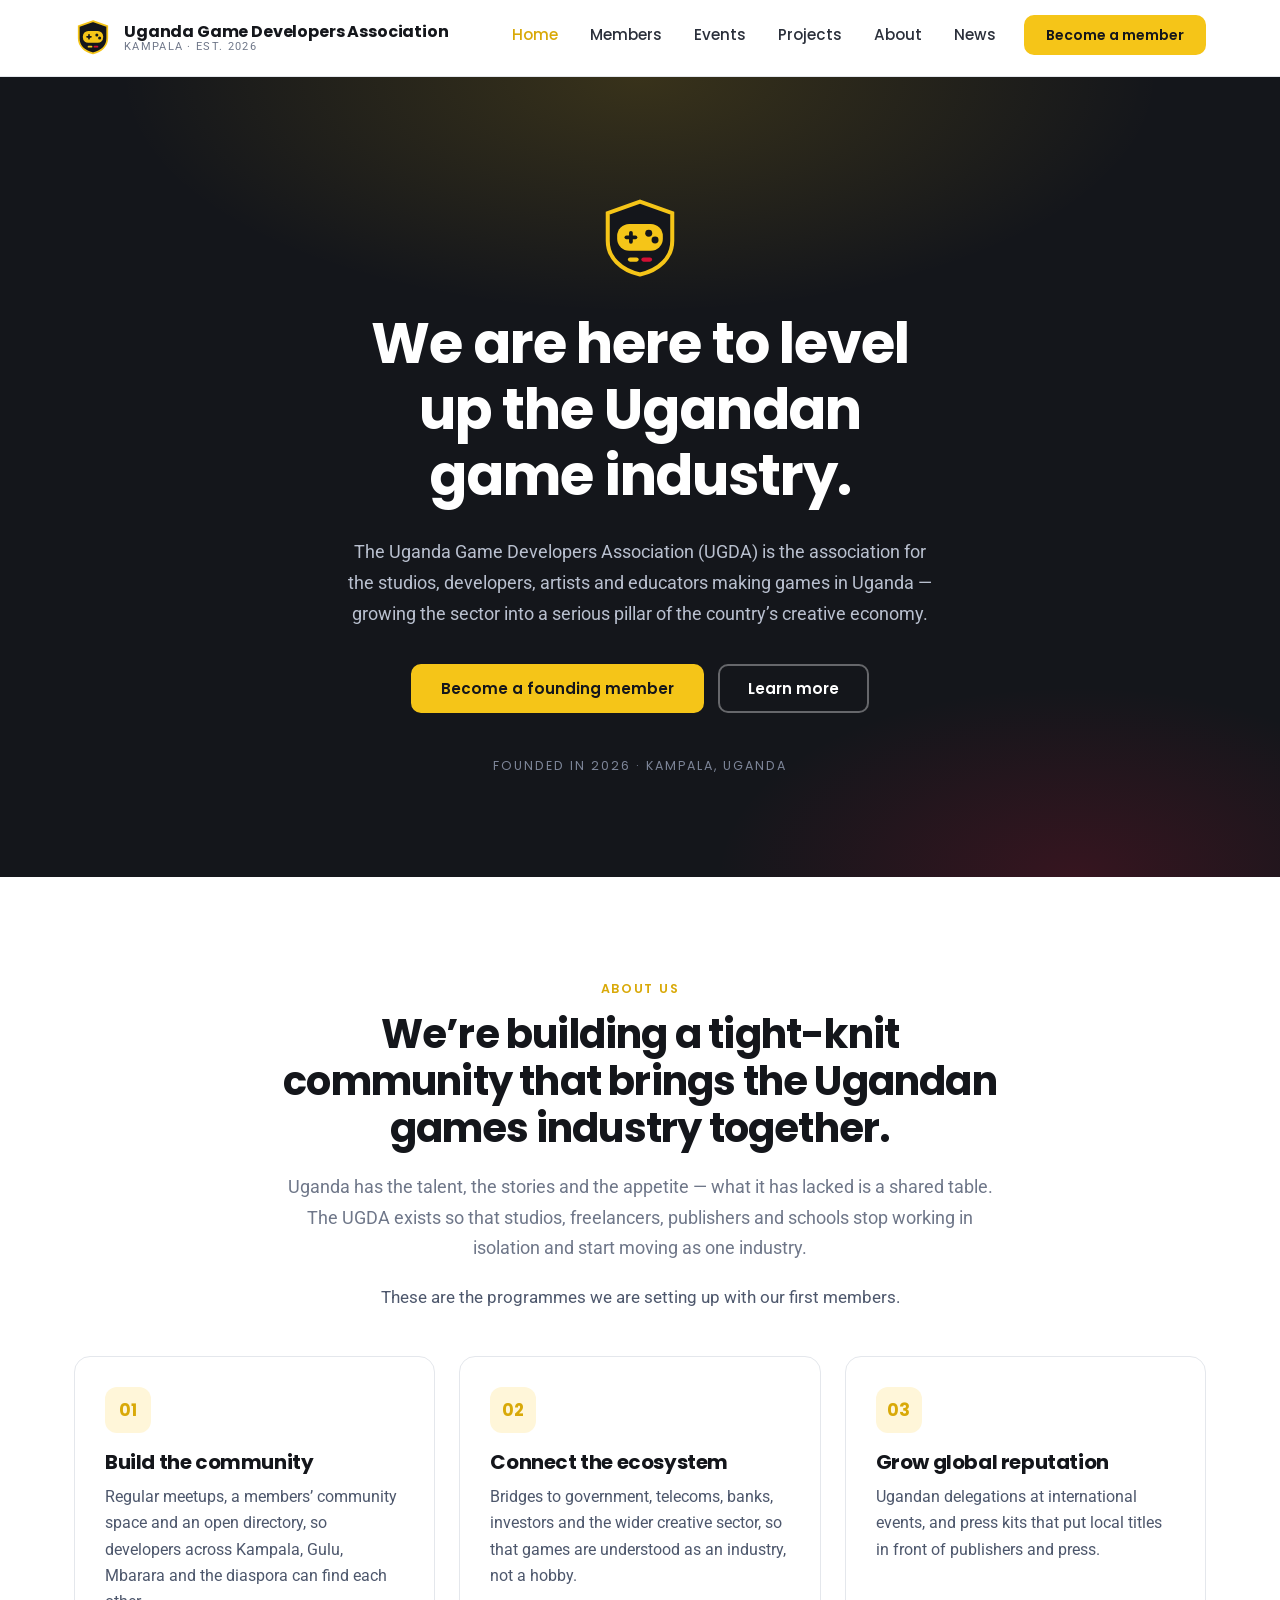
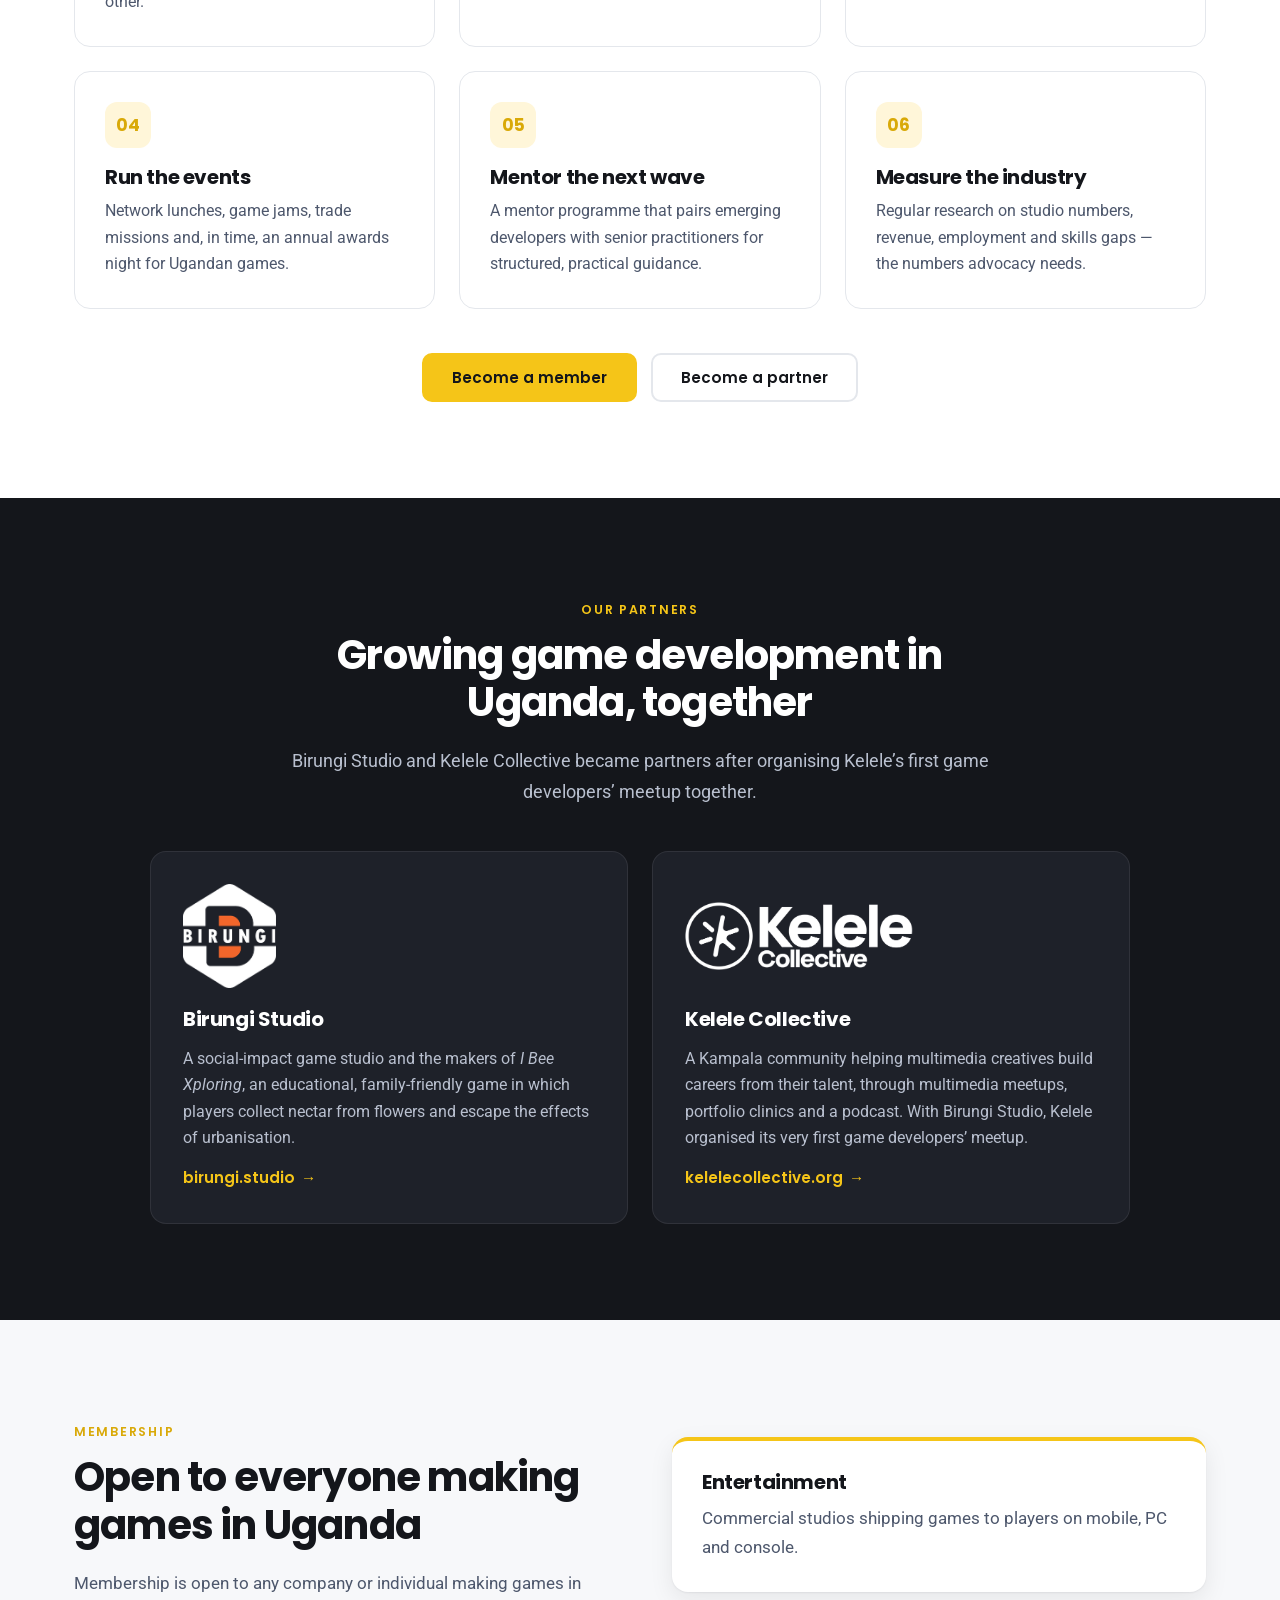
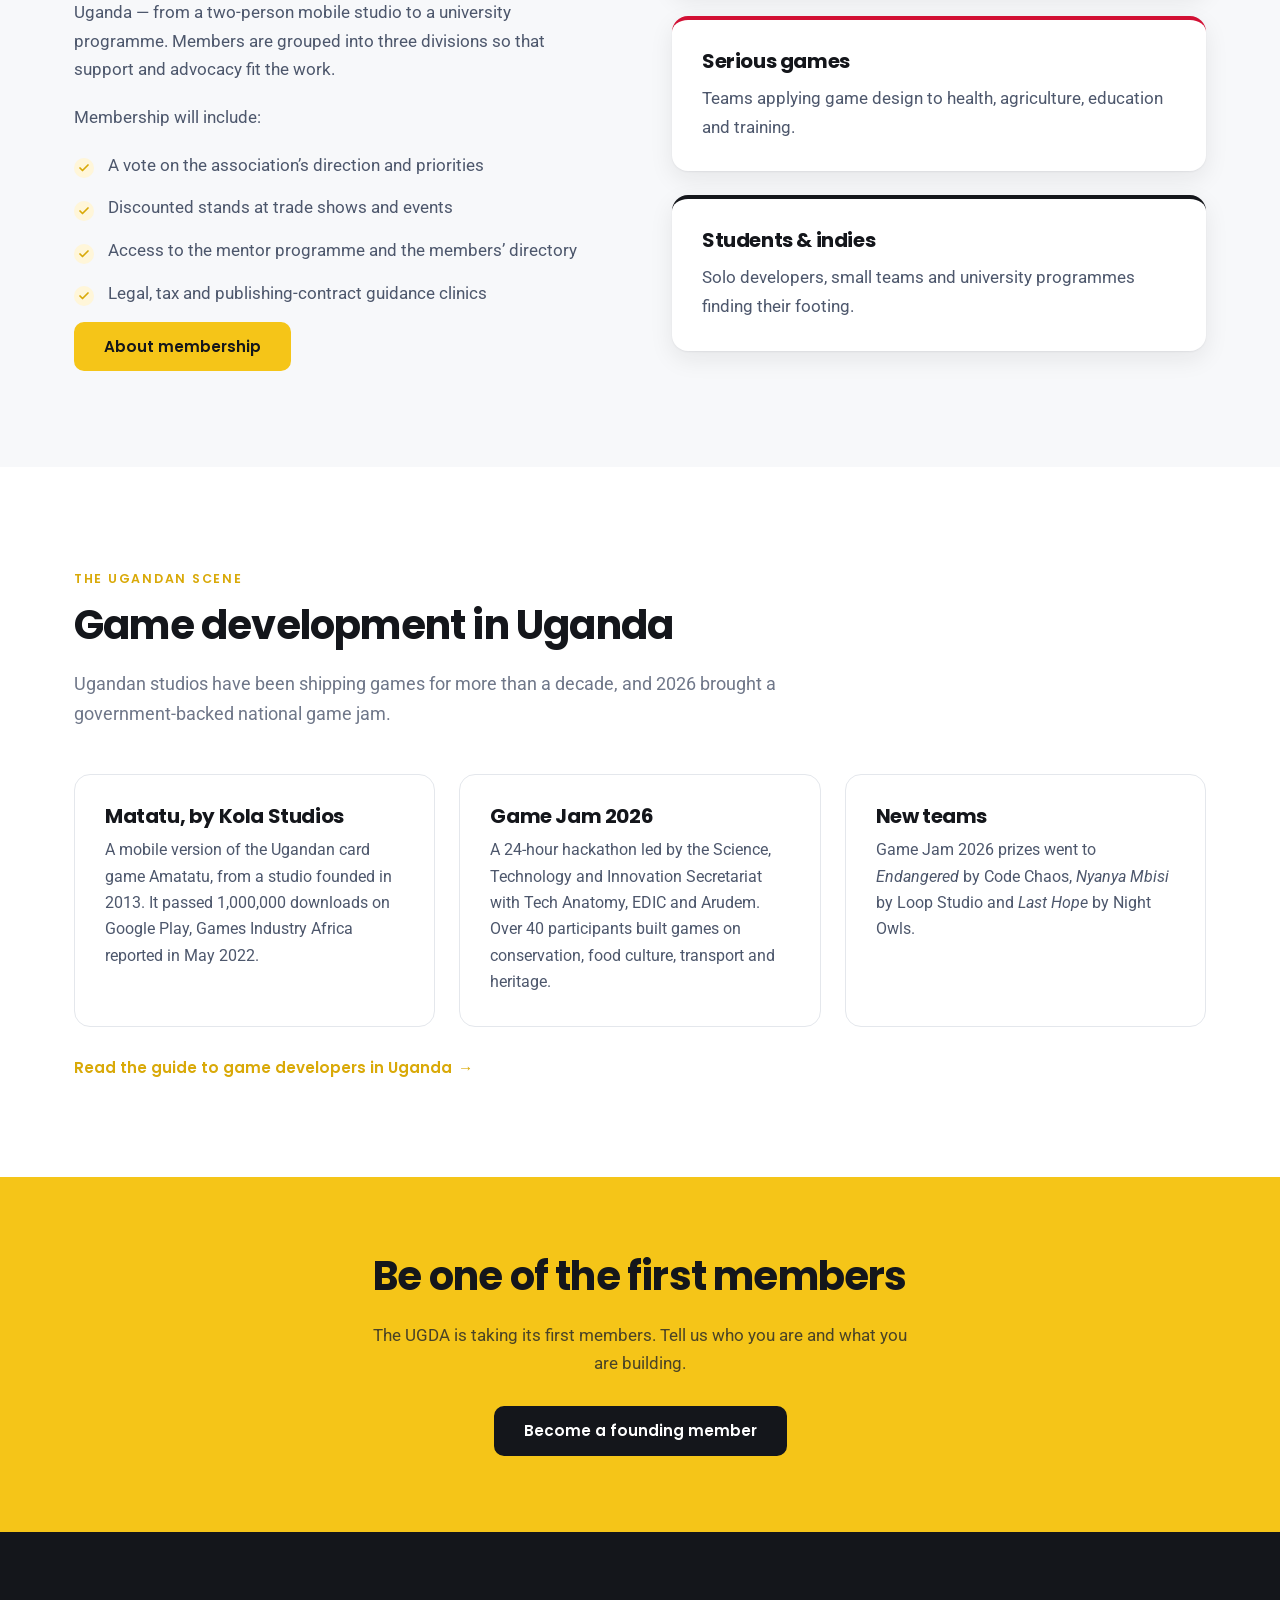
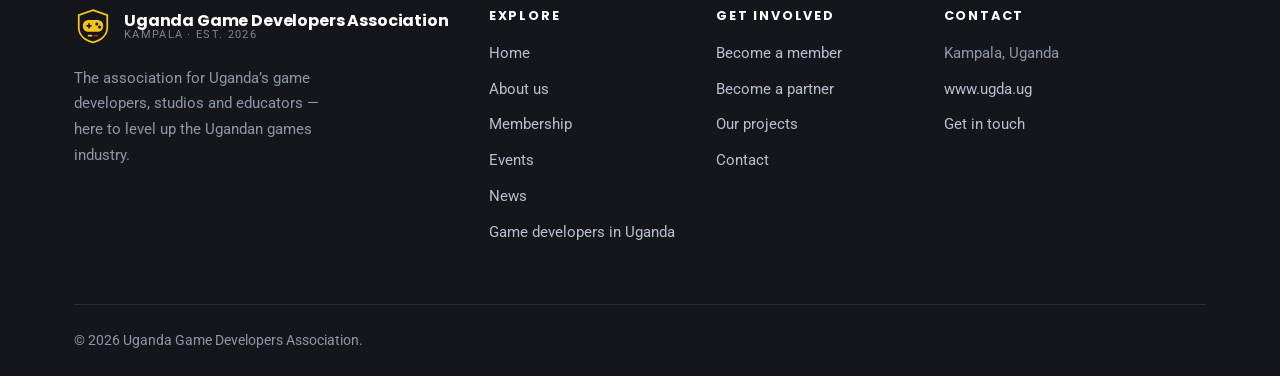
<file: index.html>
<!DOCTYPE html>
<html lang="en">
<head>
  <meta charset="utf-8">
  <meta name="viewport" content="width=device-width, initial-scale=1">
  <title>Uganda Game Developers Association (UGDA) — game developers in Uganda</title>
  <meta name="description" content="The Uganda Game Developers Association (UGDA) brings together the studios, developers, artists and educators making video games in Uganda. Founded in 2026; partners Birungi Studio and Kelele Collective.">
  <link rel="canonical" href="https://www.ugda.ug/">
  <meta name="robots" content="index, follow, max-image-preview:large, max-snippet:-1">

  <meta property="og:type" content="website">
  <meta property="og:site_name" content="Uganda Game Developers Association">
  <meta property="og:url" content="https://www.ugda.ug/">
  <meta property="og:title" content="Uganda Game Developers Association (UGDA) — game developers in Uganda">
  <meta property="og:description" content="The Uganda Game Developers Association (UGDA) brings together the studios, developers, artists and educators making video games in Uganda. Founded in 2026; partners Birungi Studio and Kelele Collective.">
  <meta property="og:image" content="https://www.ugda.ug/assets/og-image.png">
  <meta property="og:image:width" content="1200">
  <meta property="og:image:height" content="630">
  <meta property="og:image:alt" content="Uganda Game Developers Association (UGDA), www.ugda.ug">
  <meta name="twitter:card" content="summary_large_image">

  <link rel="icon" href="assets/favicon.svg" type="image/svg+xml">
  <link rel="apple-touch-icon" href="assets/apple-touch-icon.png">
  <link rel="preconnect" href="https://fonts.googleapis.com">
  <link rel="preconnect" href="https://fonts.gstatic.com" crossorigin>
  <link href="https://fonts.googleapis.com/css2?family=Poppins:wght@500;600;700&family=Roboto:wght@400;500&display=swap" rel="stylesheet">
  <link rel="stylesheet" href="css/styles.css">
  <script>document.documentElement.className += ' js';</script>
  <script type="application/ld+json">
{
  "@context": "https://schema.org",
  "@graph": [
    {
      "@type": "Organization",
      "@id": "https://www.ugda.ug/#organization",
      "name": "Uganda Game Developers Association",
      "alternateName": [
        "UGDA",
        "Uganda Game Developers’ Association"
      ],
      "url": "https://www.ugda.ug/",
      "logo": {
        "@type": "ImageObject",
        "url": "https://www.ugda.ug/assets/logo-512.png",
        "width": 512,
        "height": 512
      },
      "image": "https://www.ugda.ug/assets/og-image.png",
      "description": "The Uganda Game Developers Association (UGDA) is the association for the studios, developers, artists, educators and students making video games in Uganda. Founded in 2026 and based in Kampala.",
      "foundingDate": "2026",
      "founder": {
        "@type": "Person",
        "@id": "https://www.ugda.ug/#founder",
        "name": "Isaac Amumpaire",
        "jobTitle": "Founder of the Uganda Game Developers Association",
        "worksFor": {
          "@type": "Organization",
          "name": "Birungi Studio",
          "url": "https://birungi.studio/"
        }
      },
      "address": {
        "@type": "PostalAddress",
        "addressLocality": "Kampala",
        "addressCountry": "UG"
      },
      "areaServed": {
        "@type": "Country",
        "name": "Uganda"
      },
      "knowsAbout": [
        "Video game development in Uganda",
        "Game design",
        "Serious games",
        "Game jams",
        "Uganda creative economy"
      ]
    },
    {
      "@type": "WebSite",
      "@id": "https://www.ugda.ug/#website",
      "url": "https://www.ugda.ug/",
      "name": "Uganda Game Developers Association",
      "alternateName": "UGDA",
      "publisher": {
        "@id": "https://www.ugda.ug/#organization"
      },
      "inLanguage": "en"
    },
    {
      "@type": "WebPage",
      "@id": "https://www.ugda.ug/#webpage",
      "url": "https://www.ugda.ug/",
      "name": "Uganda Game Developers Association (UGDA) — game developers in Uganda",
      "description": "The Uganda Game Developers Association (UGDA) brings together the studios, developers, artists and educators making video games in Uganda. Founded in 2026; partners Birungi Studio and Kelele Collective.",
      "isPartOf": {
        "@id": "https://www.ugda.ug/#website"
      },
      "about": {
        "@id": "https://www.ugda.ug/#organization"
      },
      "inLanguage": "en",
      "dateModified": "2026-11-12"
    }
  ]
}
  </script>
</head>
<body>
<a class="skip-link" href="#main">Skip to content</a>
<header class="site-header">
  <div class="wrap site-header__inner">
    <a class="brand" href="./">
      <img class="brand__mark" src="assets/logo.svg" alt="" width="38" height="38">
      <span class="brand__text">
        <span class="brand__name">Uganda Game Developers Association</span>
        <span class="brand__sub">Kampala &middot; Est. 2026</span>
      </span>
    </a>

    <button class="nav-toggle" type="button" aria-expanded="false" aria-controls="primary-nav" aria-label="Toggle menu">
      <span class="nav-toggle__bars"></span>
    </button>

    <nav class="nav" id="primary-nav" aria-label="Primary">
      <ul class="nav__list">
        <li><a class="nav__link" href="./">Home</a></li>
        <li><a class="nav__link" href="members.html">Members</a></li>
        <li><a class="nav__link" href="events.html">Events</a></li>
        <li><a class="nav__link" href="projects.html">Projects</a></li>
        <li><a class="nav__link" href="about.html">About</a></li>
        <li><a class="nav__link" href="news.html">News</a></li>
        <li class="nav__cta"><a class="btn btn--primary btn--sm" href="contact.html">Become a member</a></li>
      </ul>
    </nav>
  </div>
</header>
<main id="main">
  <!-- ============================================================ hero -->
  <section class="hero">
    <div class="wrap">
      <img class="hero__mark" src="assets/logo.svg" alt="" width="86" height="86">
      <h1>We are here to level up the Ugandan game industry.</h1>
      <p class="hero__text">
        The Uganda Game Developers Association (UGDA) is the association for the studios,
        developers, artists and educators making games in Uganda &mdash; growing the sector
        into a serious pillar of the country&rsquo;s creative economy.
      </p>
      <div class="hero__actions">
        <a class="btn btn--primary" href="contact.html">Become a founding member</a>
        <a class="btn btn--onink" href="about.html">Learn more</a>
      </div>
      <p class="hero__meta">Founded in 2026 &middot; Kampala, Uganda</p>
    </div>
  </section>

  <!-- =========================================================== about -->
  <section class="section">
    <div class="wrap">
      <div class="section-head section-head--center reveal">
        <span class="eyebrow">About us</span>
        <h2>We&rsquo;re building a tight-knit community that brings the Ugandan games industry together.</h2>
        <p class="lead">
          Uganda has the talent, the stories and the appetite &mdash; what it has lacked is
          a shared table. The UGDA exists so that studios, freelancers, publishers and
          schools stop working in isolation and start moving as one industry.
        </p>
        <p>These are the programmes we are setting up with our first members.</p>
      </div>

      <div class="grid grid--3">
        <article class="card card--hover reveal">
          <span class="card__num">01</span>
          <h3>Build the community</h3>
          <p>Regular meetups, a members&rsquo; community space and an open directory, so developers across Kampala, Gulu, Mbarara and the diaspora can find each other.</p>
        </article>
        <article class="card card--hover reveal">
          <span class="card__num">02</span>
          <h3>Connect the ecosystem</h3>
          <p>Bridges to government, telecoms, banks, investors and the wider creative sector, so that games are understood as an industry, not a hobby.</p>
        </article>
        <article class="card card--hover reveal">
          <span class="card__num">03</span>
          <h3>Grow global reputation</h3>
          <p>Ugandan delegations at international events, and press kits that put local titles in front of publishers and press.</p>
        </article>
        <article class="card card--hover reveal">
          <span class="card__num">04</span>
          <h3>Run the events</h3>
          <p>Network lunches, game jams, trade missions and, in time, an annual awards night for Ugandan games.</p>
        </article>
        <article class="card card--hover reveal">
          <span class="card__num">05</span>
          <h3>Mentor the next wave</h3>
          <p>A mentor programme that pairs emerging developers with senior practitioners for structured, practical guidance.</p>
        </article>
        <article class="card card--hover reveal">
          <span class="card__num">06</span>
          <h3>Measure the industry</h3>
          <p>Regular research on studio numbers, revenue, employment and skills gaps &mdash; the numbers advocacy needs.</p>
        </article>
      </div>

      <div class="hero__actions" style="margin-top:44px">
        <a class="btn btn--primary" href="contact.html">Become a member</a>
        <a class="btn btn--ghost" href="contact.html">Become a partner</a>
      </div>
    </div>
  </section>

  <!-- ======================================================== partners -->
  <section class="section section--ink" id="partners">
    <div class="wrap">
      <div class="section-head section-head--center reveal">
        <span class="eyebrow">Our partners</span>
        <h2>Growing game development in Uganda, together</h2>
        <p class="lead">Birungi Studio and Kelele Collective became partners after organising Kelele&rsquo;s first game developers&rsquo; meetup together.</p>
      </div>
      <div class="partners">
        <article class="partner reveal">
          <a class="partner__logo" href="https://birungi.studio/" rel="noopener" target="_blank"><img src="assets/partners/birungi-studio.png" alt="Birungi Studio" width="215" height="240" loading="lazy"></a>
          <h3>Birungi Studio</h3>
          <p>A social-impact game studio and the makers of <em>I Bee Xploring</em>, an educational, family-friendly game in which players collect nectar from flowers and escape the effects of urbanisation.</p>
          <a class="arrow-link" href="https://birungi.studio/" rel="noopener" target="_blank">birungi.studio</a>
        </article>
        <article class="partner reveal">
          <a class="partner__logo" href="https://kelelecollective.org/" rel="noopener" target="_blank"><img src="assets/partners/kelele-collective.png" alt="Kelele Collective" width="640" height="191" loading="lazy"></a>
          <h3>Kelele Collective</h3>
          <p>A Kampala community helping multimedia creatives build careers from their talent, through multimedia meetups, portfolio clinics and a podcast. With Birungi Studio, Kelele organised its very first game developers&rsquo; meetup.</p>
          <a class="arrow-link" href="https://kelelecollective.org/" rel="noopener" target="_blank">kelelecollective.org</a>
        </article>
      </div>
    </div>
  </section>

  <!-- ====================================================== membership -->
  <section class="section section--paper">
    <div class="wrap">
      <div class="split">
        <div class="reveal">
          <span class="eyebrow">Membership</span>
          <h2>Open to everyone making games in Uganda</h2>
          <p>
            Membership is open to any company or individual making games in Uganda &mdash;
            from a two-person mobile studio to a university programme. Members are grouped
            into three divisions so that support and advocacy fit the work.
          </p>
          <p>Membership will include:</p>
          <ul class="checklist">
            <li>A vote on the association&rsquo;s direction and priorities</li>
            <li>Discounted stands at trade shows and events</li>
            <li>Access to the mentor programme and the members&rsquo; directory</li>
            <li>Legal, tax and publishing-contract guidance clinics</li>
          </ul>
          <a class="btn btn--primary" href="members.html">About membership</a>
        </div>

        <div class="grid reveal">
          <div class="division">
            <h3>Entertainment</h3>
            <p>Commercial studios shipping games to players on mobile, PC and console.</p>
          </div>
          <div class="division">
            <h3>Serious games</h3>
            <p>Teams applying game design to health, agriculture, education and training.</p>
          </div>
          <div class="division">
            <h3>Students &amp; indies</h3>
            <p>Solo developers, small teams and university programmes finding their footing.</p>
          </div>
        </div>
      </div>
    </div>
  </section>

  <!-- ===================================================== the scene -->
  <section class="section">
    <div class="wrap">
      <div class="section-head reveal">
        <span class="eyebrow">The Ugandan scene</span>
        <h2>Game development in Uganda</h2>
        <p class="lead">Ugandan studios have been shipping games for more than a decade, and 2026 brought a government-backed national game jam.</p>
      </div>

      <div class="grid grid--3">
        <article class="card reveal">
          <h3>Matatu, by Kola Studios</h3>
          <p>A mobile version of the Ugandan card game Amatatu, from a studio founded in 2013. It passed 1,000,000 downloads on Google Play, Games Industry Africa reported in May 2022.</p>
        </article>
        <article class="card reveal">
          <h3>Game Jam 2026</h3>
          <p>A 24-hour hackathon led by the Science, Technology and Innovation Secretariat with Tech Anatomy, EDIC and Arudem. Over 40 participants built games on conservation, food culture, transport and heritage.</p>
        </article>
        <article class="card reveal">
          <h3>New teams</h3>
          <p>Game Jam 2026 prizes went to <em>Endangered</em> by Code Chaos, <em>Nyanya Mbisi</em> by Loop Studio and <em>Last Hope</em> by Night Owls.</p>
        </article>
      </div>

      <p style="margin-top:26px"><a class="arrow-link" href="game-developers-in-uganda.html">Read the guide to game developers in Uganda</a></p>
    </div>
  </section>

  <section class="cta-band">
    <div class="wrap">
      <h2>Be one of the first members</h2>
      <p>The UGDA is taking its first members. Tell us who you are and what you are building.</p>
      <a class="btn btn--primary" href="contact.html">Become a founding member</a>
    </div>
  </section>
</main>
<footer class="site-footer">
  <div class="wrap">
    <div class="footer-grid">
      <div class="footer-about">
        <a class="brand" href="./">
          <img class="brand__mark" src="assets/logo.svg" alt="" width="38" height="38">
          <span class="brand__text">
            <span class="brand__name">Uganda Game Developers Association</span>
            <span class="brand__sub">Kampala &middot; Est. 2026</span>
          </span>
        </a>
        <p>The association for Uganda&rsquo;s game developers, studios and educators &mdash; here to level up the Ugandan games industry.</p>
      </div>

      <div class="footer-col">
        <h4>Explore</h4>
        <ul>
          <li><a href="./">Home</a></li>
          <li><a href="about.html">About us</a></li>
          <li><a href="members.html">Membership</a></li>
          <li><a href="events.html">Events</a></li>
          <li><a href="news.html">News</a></li>
          <li><a href="game-developers-in-uganda.html">Game developers in Uganda</a></li>
        </ul>
      </div>

      <div class="footer-col">
        <h4>Get involved</h4>
        <ul>
          <li><a href="contact.html">Become a member</a></li>
          <li><a href="contact.html">Become a partner</a></li>
          <li><a href="projects.html">Our projects</a></li>
          <li><a href="contact.html">Contact</a></li>
        </ul>
      </div>

      <div class="footer-col">
        <h4>Contact</h4>
        <ul>
          <li>Kampala, Uganda</li>
          <li><a href="https://www.ugda.ug/">www.ugda.ug</a></li>
          <li><a href="contact.html">Get in touch</a></li>
        </ul>
      </div>
    </div>

    <div class="footer-bottom">
      <span>&copy; <span data-year>2026</span> Uganda Game Developers Association.</span>
    </div>
  </div>
</footer>

<button class="to-top" type="button" aria-label="Back to top">
  <svg viewBox="0 0 24 24" width="18" height="18" fill="none" stroke="currentColor" stroke-width="2.5" stroke-linecap="round" stroke-linejoin="round"><path d="M12 19V5M5 12l7-7 7 7"/></svg>
</button>

<script src="js/main.js"></script>
</body>
</html>
</file>
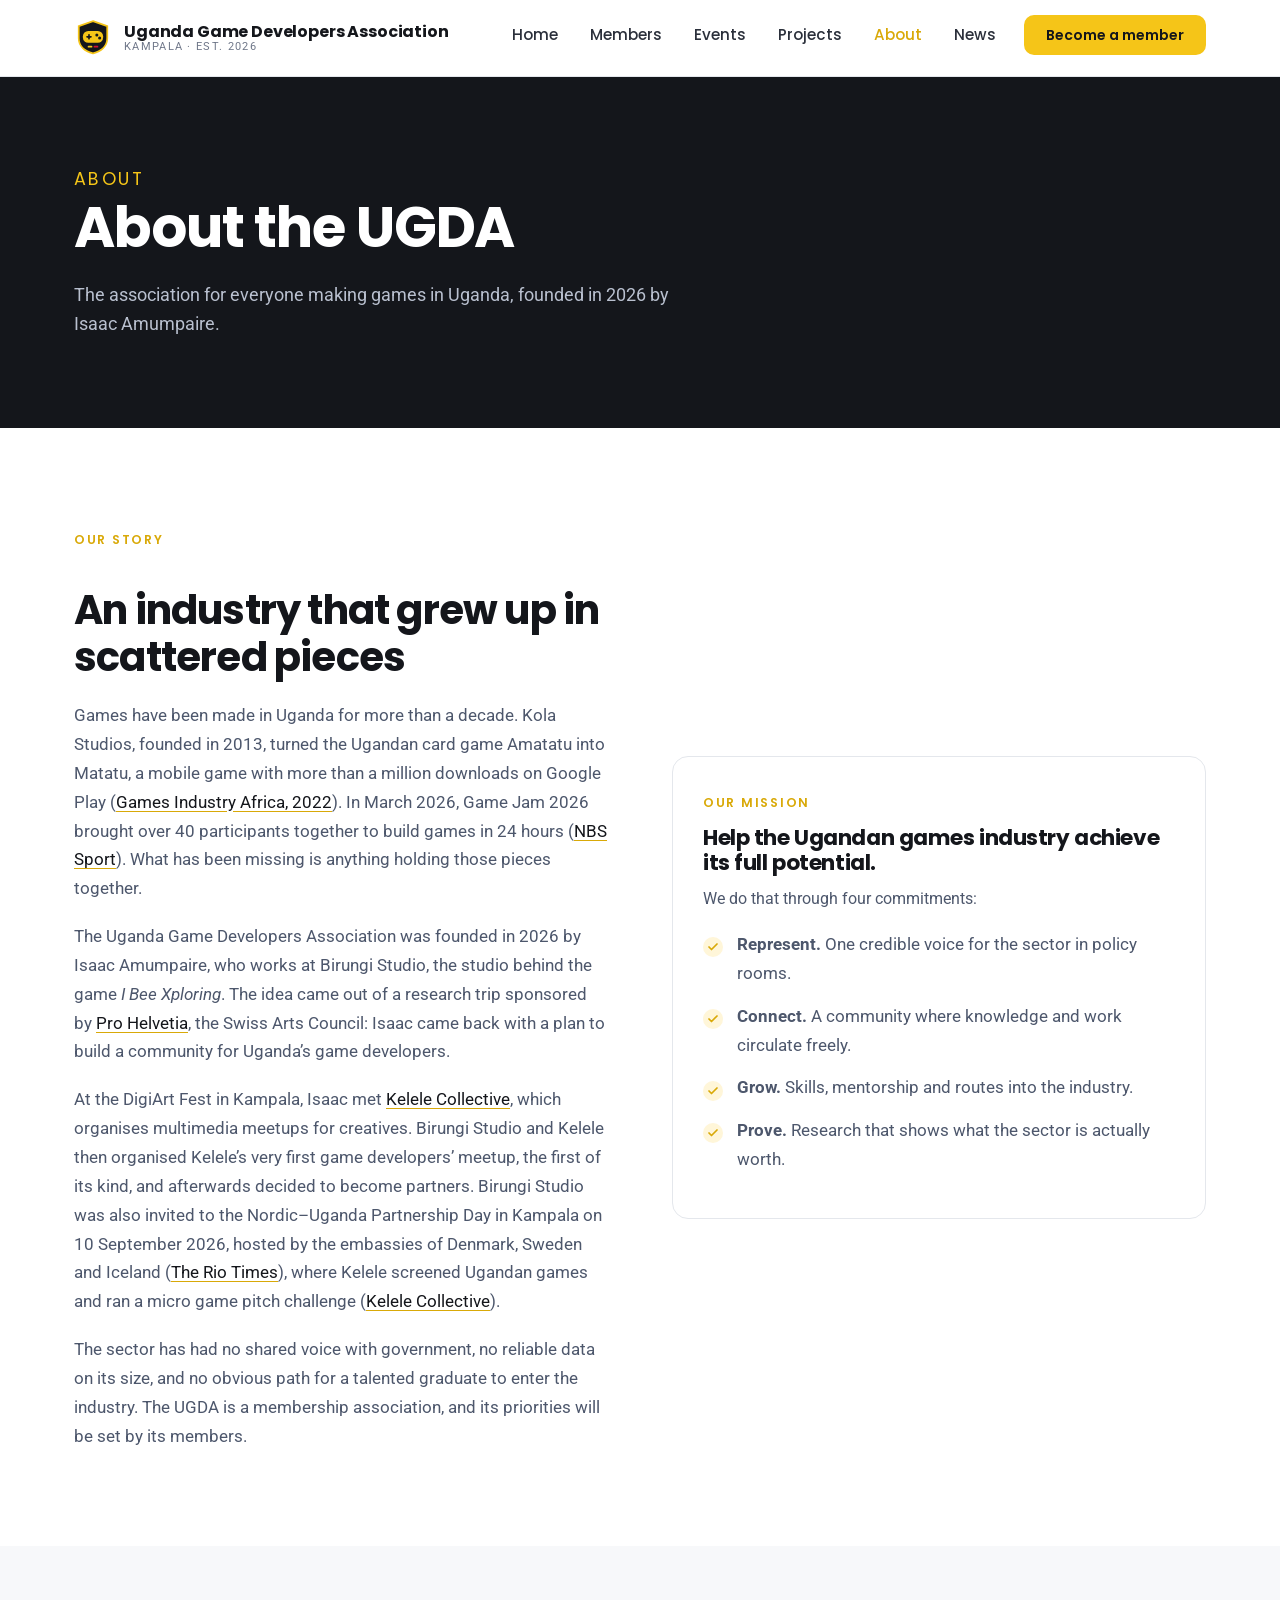
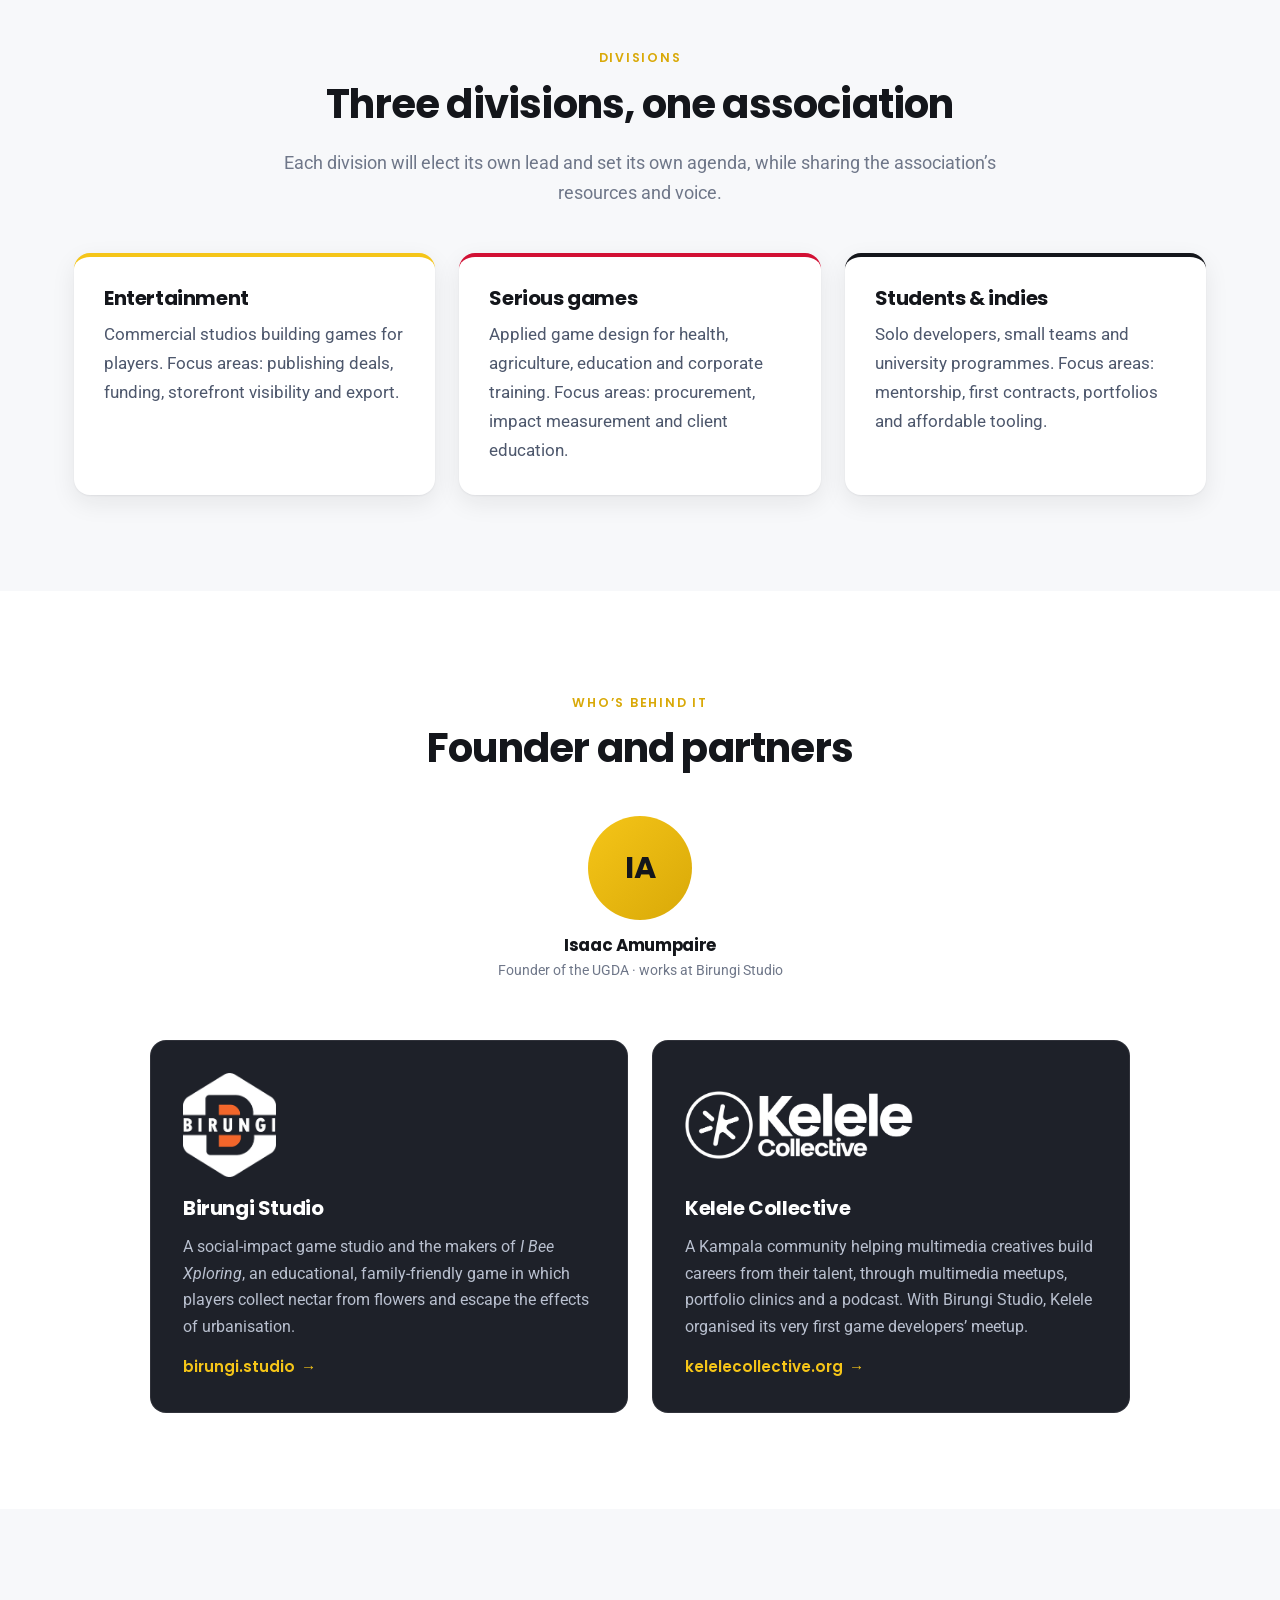
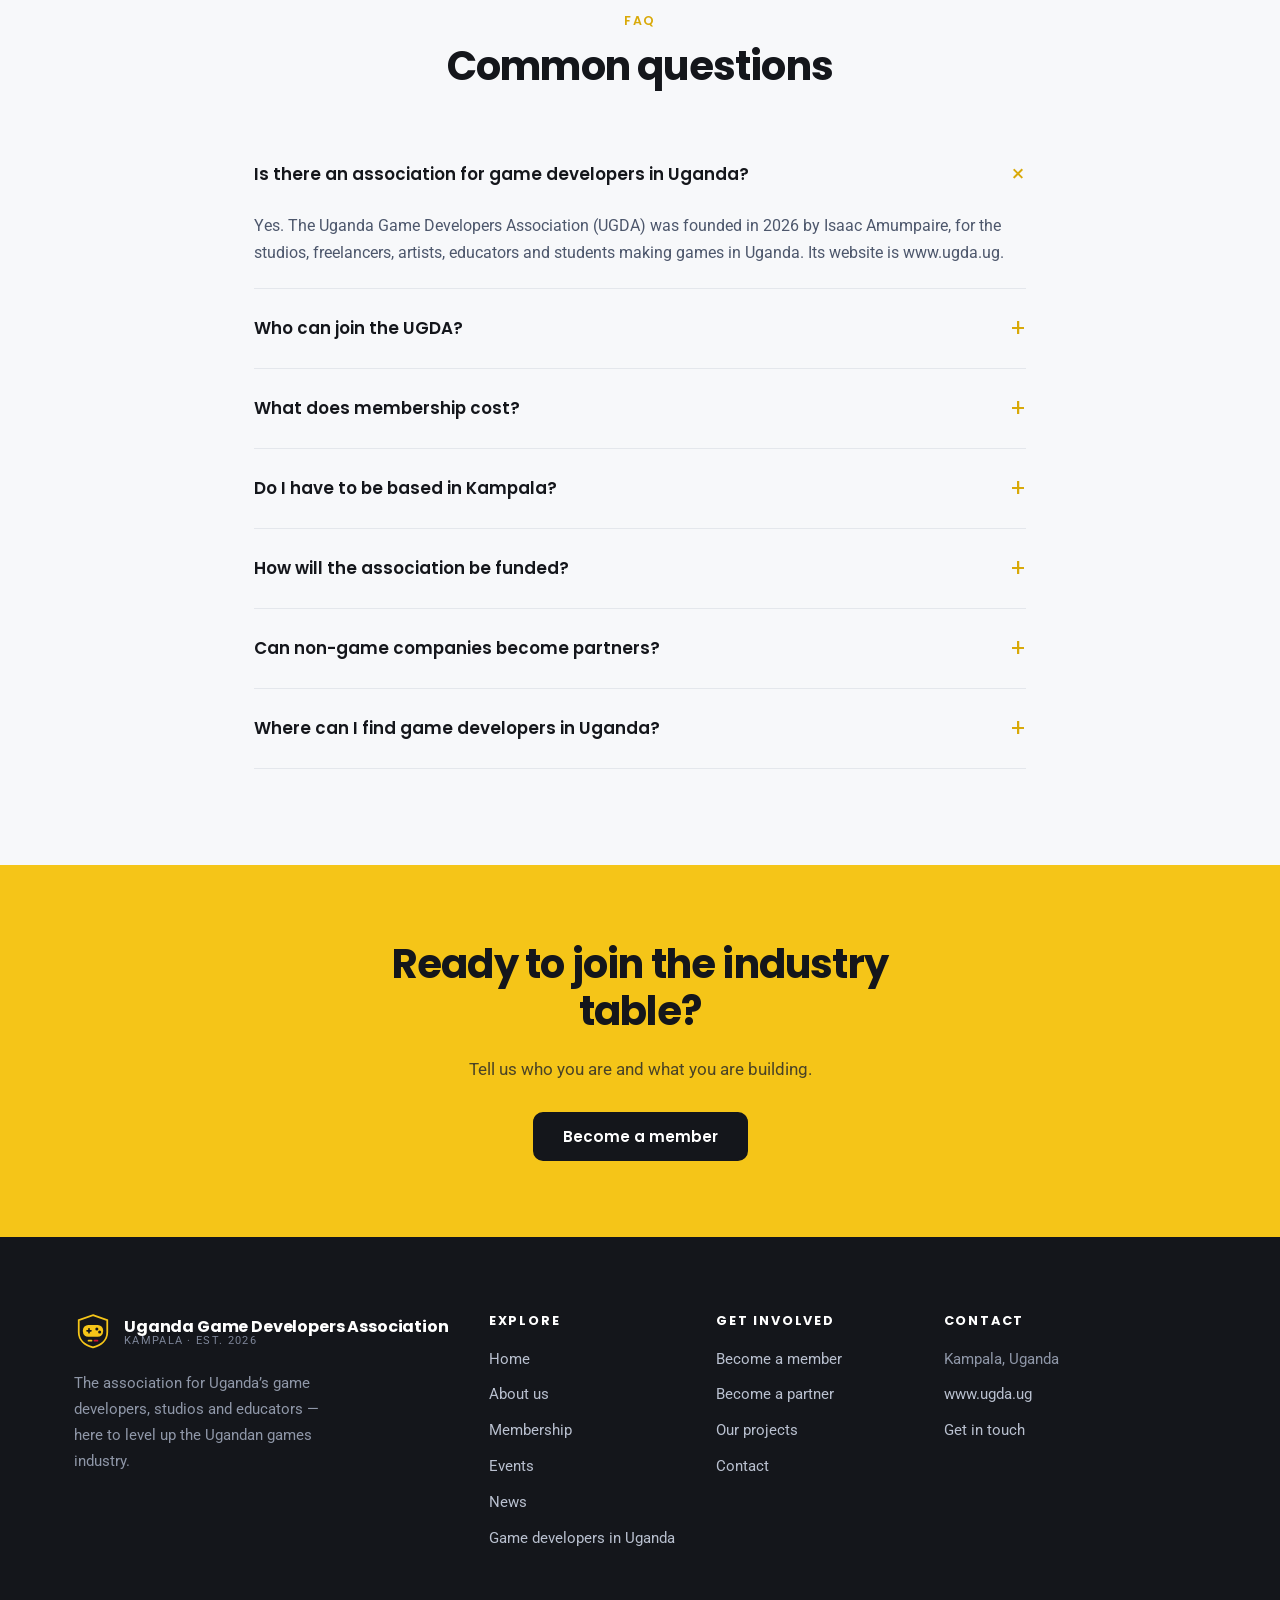
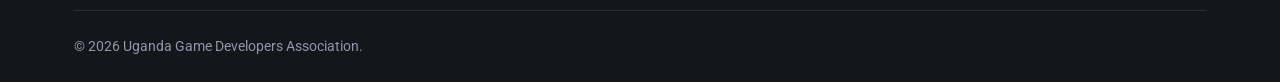
<file: about.html>
<!DOCTYPE html>
<html lang="en">
<head>
  <meta charset="utf-8">
  <meta name="viewport" content="width=device-width, initial-scale=1">
  <title>About the UGDA — Uganda Game Developers Association</title>
  <meta name="description" content="The Uganda Game Developers Association: founded in 2026 by Isaac Amumpaire, partnered with Birungi Studio and Kelele Collective. Its story, mission, divisions and common questions.">
  <link rel="canonical" href="https://www.ugda.ug/about.html">
  <meta name="robots" content="index, follow, max-image-preview:large, max-snippet:-1">

  <meta property="og:type" content="website">
  <meta property="og:site_name" content="Uganda Game Developers Association">
  <meta property="og:url" content="https://www.ugda.ug/about.html">
  <meta property="og:title" content="About the UGDA — Uganda Game Developers Association">
  <meta property="og:description" content="The Uganda Game Developers Association: founded in 2026 by Isaac Amumpaire, partnered with Birungi Studio and Kelele Collective. Its story, mission, divisions and common questions.">
  <meta property="og:image" content="https://www.ugda.ug/assets/og-image.png">
  <meta property="og:image:width" content="1200">
  <meta property="og:image:height" content="630">
  <meta property="og:image:alt" content="Uganda Game Developers Association (UGDA), www.ugda.ug">
  <meta name="twitter:card" content="summary_large_image">

  <link rel="icon" href="assets/favicon.svg" type="image/svg+xml">
  <link rel="apple-touch-icon" href="assets/apple-touch-icon.png">
  <link rel="preconnect" href="https://fonts.googleapis.com">
  <link rel="preconnect" href="https://fonts.gstatic.com" crossorigin>
  <link href="https://fonts.googleapis.com/css2?family=Poppins:wght@500;600;700&family=Roboto:wght@400;500&display=swap" rel="stylesheet">
  <link rel="stylesheet" href="css/styles.css">
  <script>document.documentElement.className += ' js';</script>
  <script type="application/ld+json">
{
  "@context": "https://schema.org",
  "@graph": [
    {
      "@type": "FAQPage",
      "mainEntity": [
        {
          "@type": "Question",
          "name": "Is there an association for game developers in Uganda?",
          "acceptedAnswer": {
            "@type": "Answer",
            "text": "Yes. The Uganda Game Developers Association (UGDA) was founded in 2026 by Isaac Amumpaire, for the studios, freelancers, artists, educators and students making games in Uganda. Its website is www.ugda.ug."
          }
        },
        {
          "@type": "Question",
          "name": "Who can join the UGDA?",
          "acceptedAnswer": {
            "@type": "Answer",
            "text": "Any company or individual making games in Uganda, or making games from abroad with a Ugandan team. Students and solo developers join through the Students & Indies division at a reduced rate."
          }
        },
        {
          "@type": "Question",
          "name": "What does membership cost?",
          "acceptedAnswer": {
            "@type": "Answer",
            "text": "Fees will be banded by organisation size, with the student and solo band kept nominal. The first bands will be published on the membership page. No application will be refused on cost alone; talk to us."
          }
        },
        {
          "@type": "Question",
          "name": "Do I have to be based in Kampala?",
          "acceptedAnswer": {
            "@type": "Answer",
            "text": "No. Growing the industry beyond Kampala is an explicit goal. We plan to set up regional chapters and to stream or repeat events outside the capital."
          }
        },
        {
          "@type": "Question",
          "name": "How will the association be funded?",
          "acceptedAnswer": {
            "@type": "Answer",
            "text": "Through member subscriptions, partner contributions and project-specific grants."
          }
        },
        {
          "@type": "Question",
          "name": "Can non-game companies become partners?",
          "acceptedAnswer": {
            "@type": "Answer",
            "text": "Yes. Partnership is open to telecoms, banks, universities, hardware suppliers and public bodies. Partnership is distinct from membership and does not carry a vote."
          }
        },
        {
          "@type": "Question",
          "name": "Where can I find game developers in Uganda?",
          "acceptedAnswer": {
            "@type": "Answer",
            "text": "Our guide to game developers in Uganda lists studios, teams and events from public reporting, with sources."
          }
        }
      ]
    },
    {
      "@type": "WebPage",
      "@id": "https://www.ugda.ug/about.html#webpage",
      "url": "https://www.ugda.ug/about.html",
      "name": "About the UGDA — Uganda Game Developers Association",
      "description": "The Uganda Game Developers Association: founded in 2026 by Isaac Amumpaire, partnered with Birungi Studio and Kelele Collective. Its story, mission, divisions and common questions.",
      "isPartOf": {
        "@id": "https://www.ugda.ug/#website"
      },
      "about": {
        "@id": "https://www.ugda.ug/#organization"
      },
      "inLanguage": "en",
      "dateModified": "2026-11-12"
    },
    {
      "@type": "Organization",
      "@id": "https://www.ugda.ug/#organization",
      "name": "Uganda Game Developers Association",
      "url": "https://www.ugda.ug/"
    }
  ]
}
  </script>
</head>
<body>
<a class="skip-link" href="#main">Skip to content</a>
<header class="site-header">
  <div class="wrap site-header__inner">
    <a class="brand" href="./">
      <img class="brand__mark" src="assets/logo.svg" alt="" width="38" height="38">
      <span class="brand__text">
        <span class="brand__name">Uganda Game Developers Association</span>
        <span class="brand__sub">Kampala &middot; Est. 2026</span>
      </span>
    </a>

    <button class="nav-toggle" type="button" aria-expanded="false" aria-controls="primary-nav" aria-label="Toggle menu">
      <span class="nav-toggle__bars"></span>
    </button>

    <nav class="nav" id="primary-nav" aria-label="Primary">
      <ul class="nav__list">
        <li><a class="nav__link" href="./">Home</a></li>
        <li><a class="nav__link" href="members.html">Members</a></li>
        <li><a class="nav__link" href="events.html">Events</a></li>
        <li><a class="nav__link" href="projects.html">Projects</a></li>
        <li><a class="nav__link" href="about.html">About</a></li>
        <li><a class="nav__link" href="news.html">News</a></li>
        <li class="nav__cta"><a class="btn btn--primary btn--sm" href="contact.html">Become a member</a></li>
      </ul>
    </nav>
  </div>
</header>
<main id="main">
  <section class="page-hero">
    <div class="wrap">
      <p class="breadcrumb">About</p>
      <h1>About the UGDA</h1>
      <p>The association for everyone making games in Uganda, founded in 2026 by Isaac Amumpaire.</p>
    </div>
  </section>

  <section class="section" id="story">
    <div class="wrap split">
      <div class="reveal prose">
        <span class="eyebrow">Our story</span>
        <h2>An industry that grew up in scattered pieces</h2>
        <p>
          Games have been made in Uganda for more than a decade. Kola Studios, founded in 2013,
          turned the Ugandan card game Amatatu into Matatu, a mobile game with more than a million
          downloads on Google Play (<a href="https://gamesindustryafrica.com/2022/05/16/kola-studios-game-hits-1-million-downloads/" rel="noopener" target="_blank">Games Industry Africa, 2022</a>).
          In March 2026, Game Jam 2026 brought over 40 participants together to build games in
          24 hours (<a href="https://nbssport.co.ug/2026/03/27/from-game-jam-to-game-plus-how-ugandas-developers-are-building-the-future-of-gaming/" rel="noopener" target="_blank">NBS Sport</a>). What has been missing is
          anything holding those pieces together.
        </p>
        <p>
          The Uganda Game Developers Association was founded in 2026 by Isaac Amumpaire, who works
          at Birungi Studio, the studio behind the game <em>I Bee Xploring</em>. The idea came out of a
          research trip sponsored by <a href="https://prohelvetia.ch/en/" rel="noopener" target="_blank">Pro Helvetia</a>, the Swiss Arts Council:
          Isaac came back with a plan to build a community for Uganda&rsquo;s game developers.
        </p>
        <p>
          At the DigiArt Fest in Kampala, Isaac met <a href="https://kelelecollective.org/" rel="noopener" target="_blank">Kelele Collective</a>, which
          organises multimedia meetups for creatives. Birungi Studio and Kelele then organised
          Kelele&rsquo;s very first game developers&rsquo; meetup, the first of its kind, and afterwards
          decided to become partners. Birungi Studio was also invited to the Nordic&ndash;Uganda
          Partnership Day in Kampala on 10 September 2026, hosted by the embassies of Denmark, Sweden
          and Iceland (<a href="https://www.riotimesonline.com/uganda-nordics-creative-economy-partnership-2026/" rel="noopener" target="_blank">The Rio Times</a>), where Kelele screened
          Ugandan games and ran a micro game pitch challenge
          (<a href="https://www.instagram.com/p/DdodhpxCoSb/" rel="noopener" target="_blank">Kelele Collective</a>).
        </p>
        <p>
          The sector has had no shared voice with government, no reliable data on its size, and no
          obvious path for a talented graduate to enter the industry. The UGDA is a membership
          association, and its priorities will be set by its members.
        </p>
      </div>
      <div class="reveal">
        <div class="card">
          <span class="eyebrow">Our mission</span>
          <h3 style="font-size:1.35rem">Help the Ugandan games industry achieve its full potential.</h3>
          <p>We do that through four commitments:</p>
          <ul class="checklist" style="margin-top:18px">
            <li><strong>Represent.</strong> One credible voice for the sector in policy rooms.</li>
            <li><strong>Connect.</strong> A community where knowledge and work circulate freely.</li>
            <li><strong>Grow.</strong> Skills, mentorship and routes into the industry.</li>
            <li><strong>Prove.</strong> Research that shows what the sector is actually worth.</li>
          </ul>
        </div>
      </div>
    </div>
  </section>

  <section class="section section--paper">
    <div class="wrap">
      <div class="section-head section-head--center reveal">
        <span class="eyebrow">Divisions</span>
        <h2>Three divisions, one association</h2>
        <p class="lead">Each division will elect its own lead and set its own agenda, while sharing the association&rsquo;s resources and voice.</p>
      </div>
      <div class="grid grid--3">
        <div class="division reveal">
          <h3>Entertainment</h3>
          <p>Commercial studios building games for players. Focus areas: publishing deals, funding, storefront visibility and export.</p>
        </div>
        <div class="division reveal">
          <h3>Serious games</h3>
          <p>Applied game design for health, agriculture, education and corporate training. Focus areas: procurement, impact measurement and client education.</p>
        </div>
        <div class="division reveal">
          <h3>Students &amp; indies</h3>
          <p>Solo developers, small teams and university programmes. Focus areas: mentorship, first contracts, portfolios and affordable tooling.</p>
        </div>
      </div>
    </div>
  </section>

  <section class="section" id="founder">
    <div class="wrap">
      <div class="section-head section-head--center reveal">
        <span class="eyebrow">Who&rsquo;s behind it</span>
        <h2>Founder and partners</h2>
      </div>
      <div class="person reveal" style="max-width:440px;margin:0 auto 56px">
        <div class="person__avatar">IA</div>
        <h3>Isaac Amumpaire</h3>
        <p>Founder of the UGDA &middot; works at Birungi Studio</p>
      </div>
      <div id="partners">
      <div class="partners">
        <article class="partner reveal">
          <a class="partner__logo" href="https://birungi.studio/" rel="noopener" target="_blank"><img src="assets/partners/birungi-studio.png" alt="Birungi Studio" width="215" height="240" loading="lazy"></a>
          <h3>Birungi Studio</h3>
          <p>A social-impact game studio and the makers of <em>I Bee Xploring</em>, an educational, family-friendly game in which players collect nectar from flowers and escape the effects of urbanisation.</p>
          <a class="arrow-link" href="https://birungi.studio/" rel="noopener" target="_blank">birungi.studio</a>
        </article>
        <article class="partner reveal">
          <a class="partner__logo" href="https://kelelecollective.org/" rel="noopener" target="_blank"><img src="assets/partners/kelele-collective.png" alt="Kelele Collective" width="640" height="191" loading="lazy"></a>
          <h3>Kelele Collective</h3>
          <p>A Kampala community helping multimedia creatives build careers from their talent, through multimedia meetups, portfolio clinics and a podcast. With Birungi Studio, Kelele organised its very first game developers&rsquo; meetup.</p>
          <a class="arrow-link" href="https://kelelecollective.org/" rel="noopener" target="_blank">kelelecollective.org</a>
        </article>
      </div>
      </div>
    </div>
  </section>

  <section class="section section--paper">
    <div class="wrap" style="max-width:820px">
      <div class="section-head section-head--center reveal">
        <span class="eyebrow">FAQ</span>
        <h2>Common questions</h2>
      </div>
      <div class="reveal">
        <div class="faq">
          <button class="faq__q" type="button" aria-expanded="true">Is there an association for game developers in Uganda?</button>
          <div class="faq__a"><p>Yes. The Uganda Game Developers Association (UGDA) was founded in 2026 by Isaac Amumpaire, for the studios, freelancers, artists, educators and students making games in Uganda. Its website is www.ugda.ug.</p></div>
        </div>
        <div class="faq">
          <button class="faq__q" type="button" aria-expanded="false">Who can join the UGDA?</button>
          <div class="faq__a"><p>Any company or individual making games in Uganda, or making games from abroad with a Ugandan team. Students and solo developers join through the Students &amp; Indies division at a reduced rate.</p></div>
        </div>
        <div class="faq">
          <button class="faq__q" type="button" aria-expanded="false">What does membership cost?</button>
          <div class="faq__a"><p>Fees will be banded by organisation size, with the student and solo band kept nominal. The first bands will be published on the membership page. No application will be refused on cost alone; talk to us.</p></div>
        </div>
        <div class="faq">
          <button class="faq__q" type="button" aria-expanded="false">Do I have to be based in Kampala?</button>
          <div class="faq__a"><p>No. Growing the industry beyond Kampala is an explicit goal. We plan to set up regional chapters and to stream or repeat events outside the capital.</p></div>
        </div>
        <div class="faq">
          <button class="faq__q" type="button" aria-expanded="false">How will the association be funded?</button>
          <div class="faq__a"><p>Through member subscriptions, partner contributions and project-specific grants.</p></div>
        </div>
        <div class="faq">
          <button class="faq__q" type="button" aria-expanded="false">Can non-game companies become partners?</button>
          <div class="faq__a"><p>Yes. Partnership is open to telecoms, banks, universities, hardware suppliers and public bodies. Partnership is distinct from membership and does not carry a vote.</p></div>
        </div>
        <div class="faq">
          <button class="faq__q" type="button" aria-expanded="false">Where can I find game developers in Uganda?</button>
          <div class="faq__a"><p>Our guide to <a href="game-developers-in-uganda.html">game developers in Uganda</a> lists studios, teams and events from public reporting, with sources.</p></div>
        </div>
      </div>
    </div>
  </section>

  <section class="cta-band">
    <div class="wrap">
      <h2>Ready to join the industry table?</h2>
      <p>Tell us who you are and what you are building.</p>
      <a class="btn btn--primary" href="contact.html">Become a member</a>
    </div>
  </section>
</main>
<footer class="site-footer">
  <div class="wrap">
    <div class="footer-grid">
      <div class="footer-about">
        <a class="brand" href="./">
          <img class="brand__mark" src="assets/logo.svg" alt="" width="38" height="38">
          <span class="brand__text">
            <span class="brand__name">Uganda Game Developers Association</span>
            <span class="brand__sub">Kampala &middot; Est. 2026</span>
          </span>
        </a>
        <p>The association for Uganda&rsquo;s game developers, studios and educators &mdash; here to level up the Ugandan games industry.</p>
      </div>

      <div class="footer-col">
        <h4>Explore</h4>
        <ul>
          <li><a href="./">Home</a></li>
          <li><a href="about.html">About us</a></li>
          <li><a href="members.html">Membership</a></li>
          <li><a href="events.html">Events</a></li>
          <li><a href="news.html">News</a></li>
          <li><a href="game-developers-in-uganda.html">Game developers in Uganda</a></li>
        </ul>
      </div>

      <div class="footer-col">
        <h4>Get involved</h4>
        <ul>
          <li><a href="contact.html">Become a member</a></li>
          <li><a href="contact.html">Become a partner</a></li>
          <li><a href="projects.html">Our projects</a></li>
          <li><a href="contact.html">Contact</a></li>
        </ul>
      </div>

      <div class="footer-col">
        <h4>Contact</h4>
        <ul>
          <li>Kampala, Uganda</li>
          <li><a href="https://www.ugda.ug/">www.ugda.ug</a></li>
          <li><a href="contact.html">Get in touch</a></li>
        </ul>
      </div>
    </div>

    <div class="footer-bottom">
      <span>&copy; <span data-year>2026</span> Uganda Game Developers Association.</span>
    </div>
  </div>
</footer>

<button class="to-top" type="button" aria-label="Back to top">
  <svg viewBox="0 0 24 24" width="18" height="18" fill="none" stroke="currentColor" stroke-width="2.5" stroke-linecap="round" stroke-linejoin="round"><path d="M12 19V5M5 12l7-7 7 7"/></svg>
</button>

<script src="js/main.js"></script>
</body>
</html>
</file>
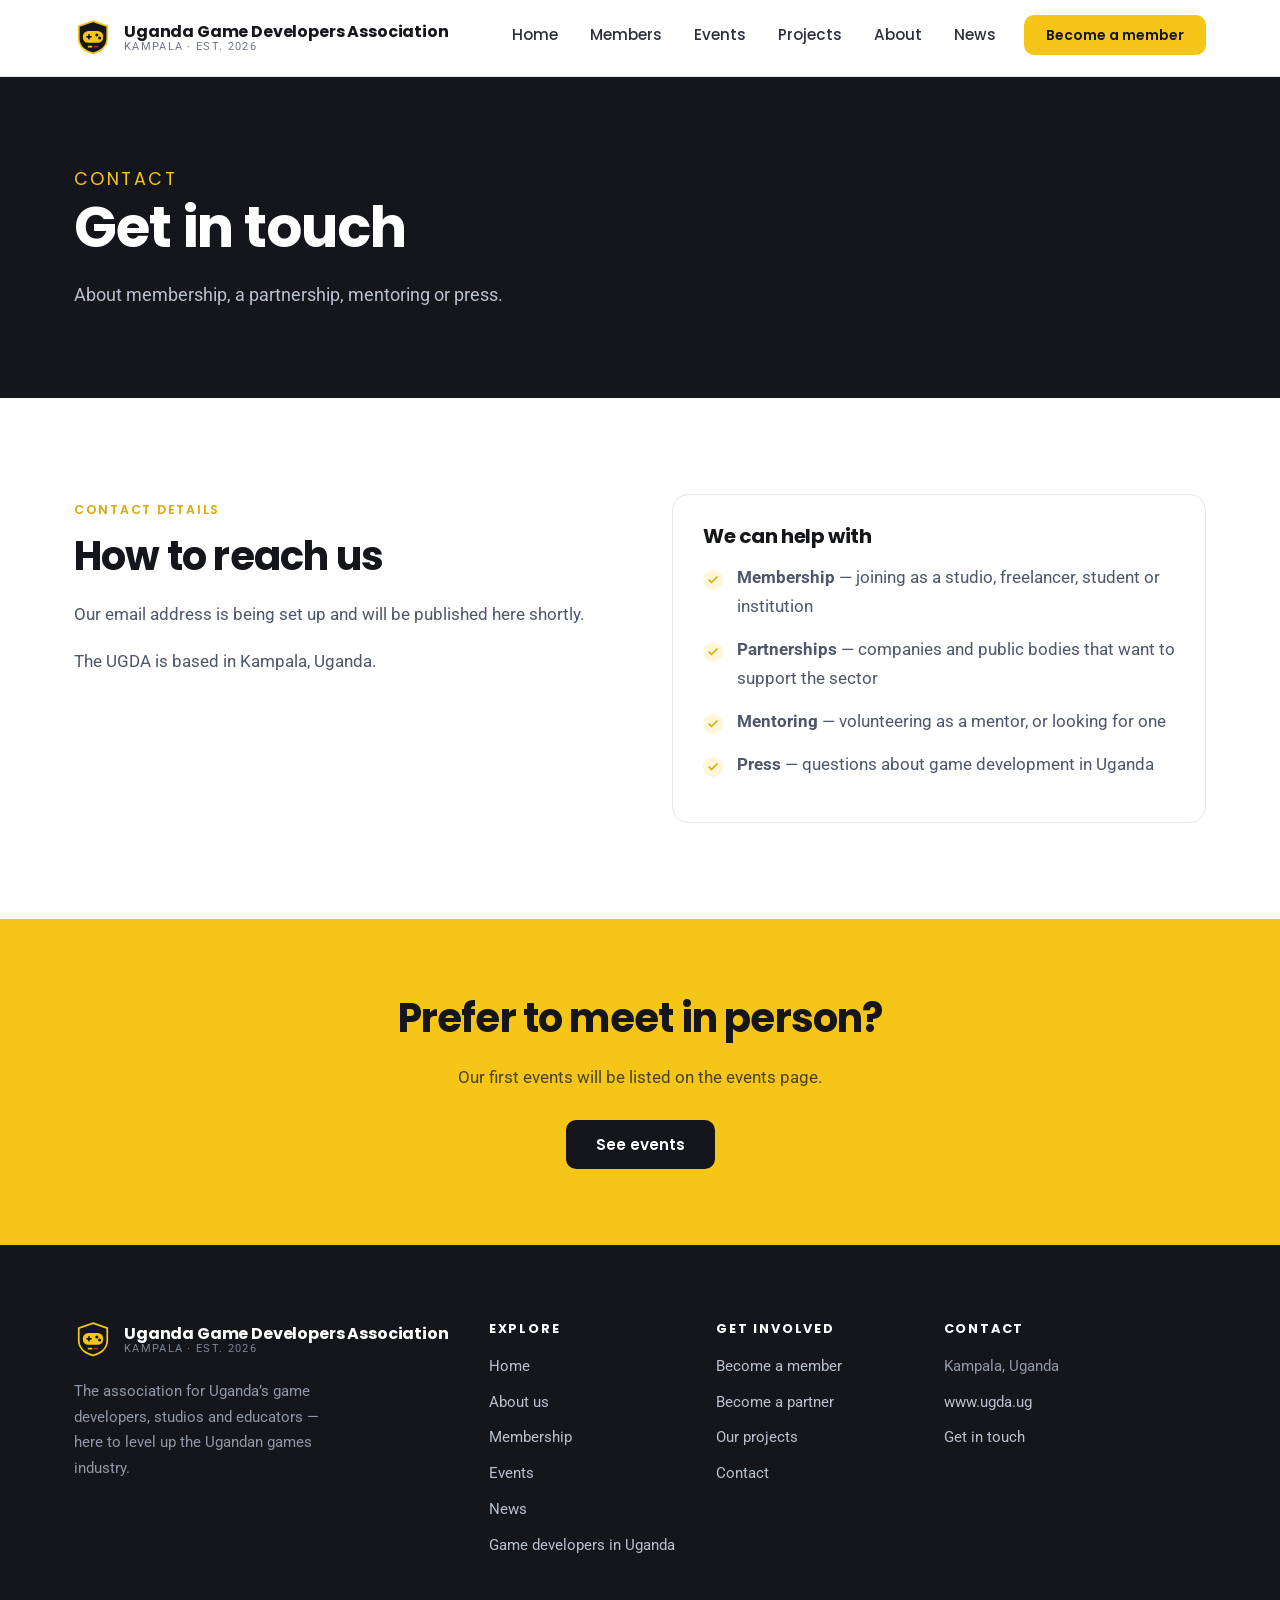
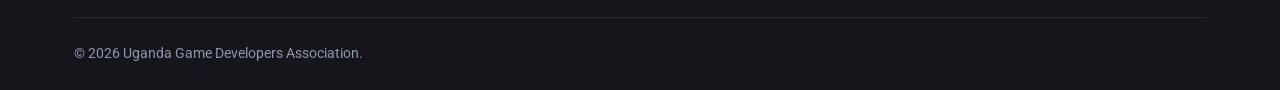
<file: contact.html>
<!DOCTYPE html>
<html lang="en">
<head>
  <meta charset="utf-8">
  <meta name="viewport" content="width=device-width, initial-scale=1">
  <title>Contact — Uganda Game Developers Association</title>
  <meta name="description" content="How to reach the Uganda Game Developers Association about membership, partnerships, mentoring or press.">
  <link rel="canonical" href="https://www.ugda.ug/contact.html">
  <meta name="robots" content="index, follow, max-image-preview:large, max-snippet:-1">

  <meta property="og:type" content="website">
  <meta property="og:site_name" content="Uganda Game Developers Association">
  <meta property="og:url" content="https://www.ugda.ug/contact.html">
  <meta property="og:title" content="Contact — Uganda Game Developers Association">
  <meta property="og:description" content="How to reach the Uganda Game Developers Association about membership, partnerships, mentoring or press.">
  <meta property="og:image" content="https://www.ugda.ug/assets/og-image.png">
  <meta property="og:image:width" content="1200">
  <meta property="og:image:height" content="630">
  <meta property="og:image:alt" content="Uganda Game Developers Association (UGDA), www.ugda.ug">
  <meta name="twitter:card" content="summary_large_image">

  <link rel="icon" href="assets/favicon.svg" type="image/svg+xml">
  <link rel="apple-touch-icon" href="assets/apple-touch-icon.png">
  <link rel="preconnect" href="https://fonts.googleapis.com">
  <link rel="preconnect" href="https://fonts.gstatic.com" crossorigin>
  <link href="https://fonts.googleapis.com/css2?family=Poppins:wght@500;600;700&family=Roboto:wght@400;500&display=swap" rel="stylesheet">
  <link rel="stylesheet" href="css/styles.css">
  <script>document.documentElement.className += ' js';</script>
  <script type="application/ld+json">
{
  "@context": "https://schema.org",
  "@graph": [
    {
      "@type": "WebPage",
      "@id": "https://www.ugda.ug/contact.html#webpage",
      "url": "https://www.ugda.ug/contact.html",
      "name": "Contact — Uganda Game Developers Association",
      "description": "How to reach the Uganda Game Developers Association about membership, partnerships, mentoring or press.",
      "isPartOf": {
        "@id": "https://www.ugda.ug/#website"
      },
      "about": {
        "@id": "https://www.ugda.ug/#organization"
      },
      "inLanguage": "en",
      "dateModified": "2026-11-12"
    },
    {
      "@type": "Organization",
      "@id": "https://www.ugda.ug/#organization",
      "name": "Uganda Game Developers Association",
      "url": "https://www.ugda.ug/"
    }
  ]
}
  </script>
</head>
<body>
<a class="skip-link" href="#main">Skip to content</a>
<header class="site-header">
  <div class="wrap site-header__inner">
    <a class="brand" href="./">
      <img class="brand__mark" src="assets/logo.svg" alt="" width="38" height="38">
      <span class="brand__text">
        <span class="brand__name">Uganda Game Developers Association</span>
        <span class="brand__sub">Kampala &middot; Est. 2026</span>
      </span>
    </a>

    <button class="nav-toggle" type="button" aria-expanded="false" aria-controls="primary-nav" aria-label="Toggle menu">
      <span class="nav-toggle__bars"></span>
    </button>

    <nav class="nav" id="primary-nav" aria-label="Primary">
      <ul class="nav__list">
        <li><a class="nav__link" href="./">Home</a></li>
        <li><a class="nav__link" href="members.html">Members</a></li>
        <li><a class="nav__link" href="events.html">Events</a></li>
        <li><a class="nav__link" href="projects.html">Projects</a></li>
        <li><a class="nav__link" href="about.html">About</a></li>
        <li><a class="nav__link" href="news.html">News</a></li>
        <li class="nav__cta"><a class="btn btn--primary btn--sm" href="contact.html">Become a member</a></li>
      </ul>
    </nav>
  </div>
</header>
<main id="main">
  <section class="page-hero">
    <div class="wrap">
      <p class="breadcrumb">Contact</p>
      <h1>Get in touch</h1>
      <p>About membership, a partnership, mentoring or press.</p>
    </div>
  </section>

  <section class="section">
    <div class="wrap split" style="align-items:start">
      <div class="reveal">
        <span class="eyebrow">Contact details</span>
        <h2>How to reach us</h2>
        <p>Our email address is being set up and will be published here shortly.</p>
        <p>The UGDA is based in Kampala, Uganda.</p>
      </div>

      <div class="reveal">
        <div class="card">
          <h3>We can help with</h3>
          <ul class="checklist" style="margin-top:14px">
            <li><strong>Membership</strong> &mdash; joining as a studio, freelancer, student or institution</li>
            <li><strong>Partnerships</strong> &mdash; companies and public bodies that want to support the sector</li>
            <li><strong>Mentoring</strong> &mdash; volunteering as a mentor, or looking for one</li>
            <li><strong>Press</strong> &mdash; questions about game development in Uganda</li>
          </ul>
        </div>
      </div>
    </div>
  </section>

  <section class="cta-band">
    <div class="wrap">
      <h2>Prefer to meet in person?</h2>
      <p>Our first events will be listed on the events page.</p>
      <a class="btn btn--primary" href="events.html">See events</a>
    </div>
  </section>
</main>
<footer class="site-footer">
  <div class="wrap">
    <div class="footer-grid">
      <div class="footer-about">
        <a class="brand" href="./">
          <img class="brand__mark" src="assets/logo.svg" alt="" width="38" height="38">
          <span class="brand__text">
            <span class="brand__name">Uganda Game Developers Association</span>
            <span class="brand__sub">Kampala &middot; Est. 2026</span>
          </span>
        </a>
        <p>The association for Uganda&rsquo;s game developers, studios and educators &mdash; here to level up the Ugandan games industry.</p>
      </div>

      <div class="footer-col">
        <h4>Explore</h4>
        <ul>
          <li><a href="./">Home</a></li>
          <li><a href="about.html">About us</a></li>
          <li><a href="members.html">Membership</a></li>
          <li><a href="events.html">Events</a></li>
          <li><a href="news.html">News</a></li>
          <li><a href="game-developers-in-uganda.html">Game developers in Uganda</a></li>
        </ul>
      </div>

      <div class="footer-col">
        <h4>Get involved</h4>
        <ul>
          <li><a href="contact.html">Become a member</a></li>
          <li><a href="contact.html">Become a partner</a></li>
          <li><a href="projects.html">Our projects</a></li>
          <li><a href="contact.html">Contact</a></li>
        </ul>
      </div>

      <div class="footer-col">
        <h4>Contact</h4>
        <ul>
          <li>Kampala, Uganda</li>
          <li><a href="https://www.ugda.ug/">www.ugda.ug</a></li>
          <li><a href="contact.html">Get in touch</a></li>
        </ul>
      </div>
    </div>

    <div class="footer-bottom">
      <span>&copy; <span data-year>2026</span> Uganda Game Developers Association.</span>
    </div>
  </div>
</footer>

<button class="to-top" type="button" aria-label="Back to top">
  <svg viewBox="0 0 24 24" width="18" height="18" fill="none" stroke="currentColor" stroke-width="2.5" stroke-linecap="round" stroke-linejoin="round"><path d="M12 19V5M5 12l7-7 7 7"/></svg>
</button>

<script src="js/main.js"></script>
</body>
</html>
</file>
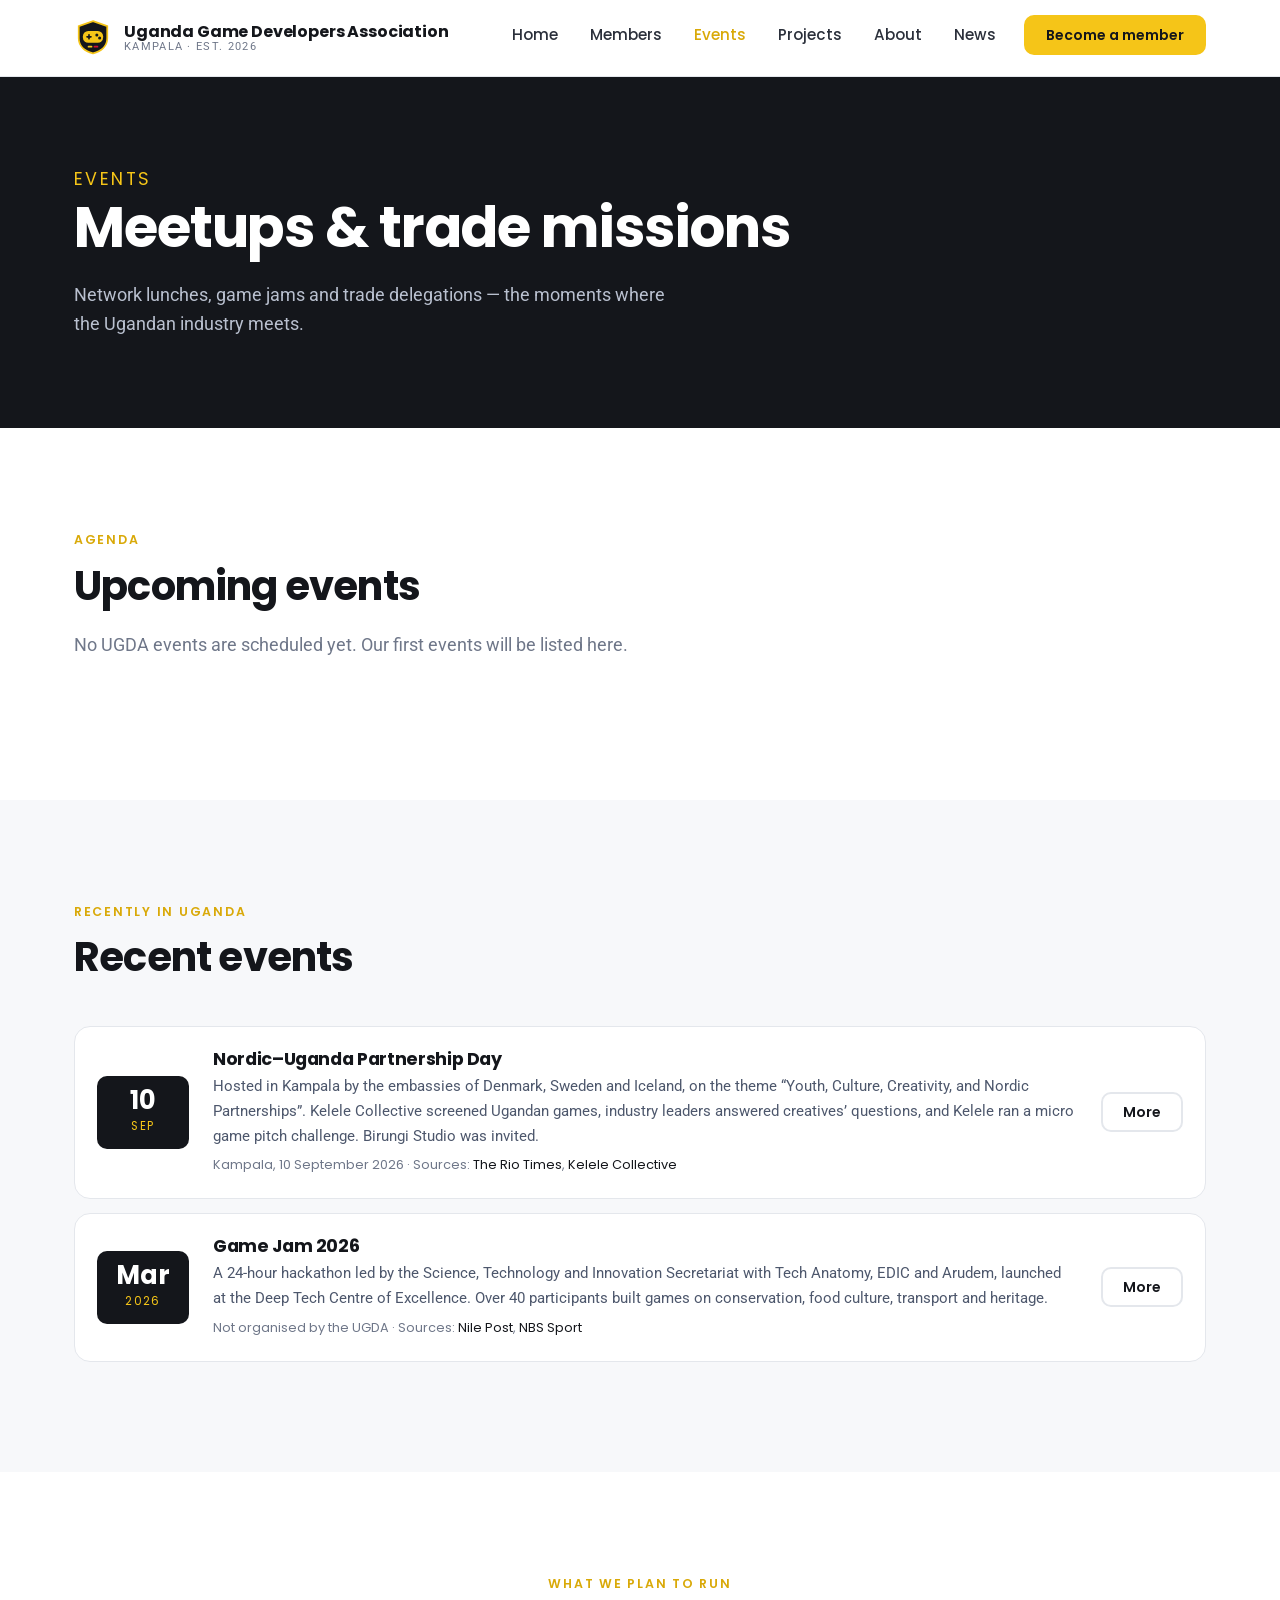
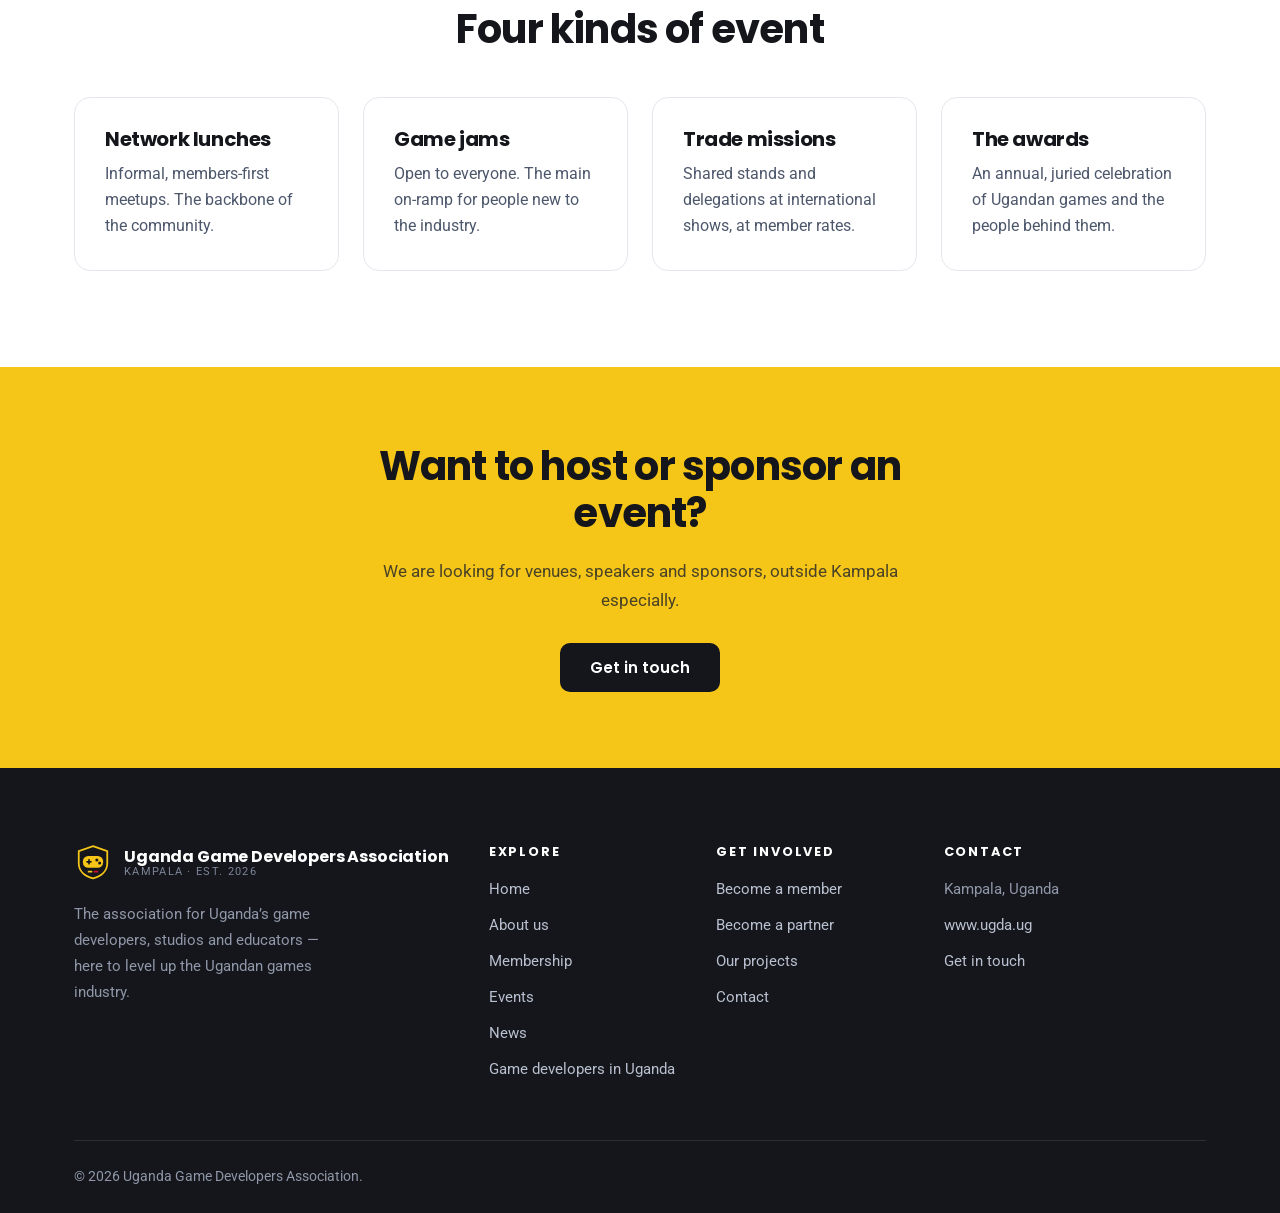
<file: events.html>
<!DOCTYPE html>
<html lang="en">
<head>
  <meta charset="utf-8">
  <meta name="viewport" content="width=device-width, initial-scale=1">
  <title>Events — Uganda Game Developers Association</title>
  <meta name="description" content="UGDA events for game developers in Uganda: network lunches, game jams and trade missions, plus recent events in Uganda’s game scene.">
  <link rel="canonical" href="https://www.ugda.ug/events.html">
  <meta name="robots" content="index, follow, max-image-preview:large, max-snippet:-1">

  <meta property="og:type" content="website">
  <meta property="og:site_name" content="Uganda Game Developers Association">
  <meta property="og:url" content="https://www.ugda.ug/events.html">
  <meta property="og:title" content="Events — Uganda Game Developers Association">
  <meta property="og:description" content="UGDA events for game developers in Uganda: network lunches, game jams and trade missions, plus recent events in Uganda’s game scene.">
  <meta property="og:image" content="https://www.ugda.ug/assets/og-image.png">
  <meta property="og:image:width" content="1200">
  <meta property="og:image:height" content="630">
  <meta property="og:image:alt" content="Uganda Game Developers Association (UGDA), www.ugda.ug">
  <meta name="twitter:card" content="summary_large_image">

  <link rel="icon" href="assets/favicon.svg" type="image/svg+xml">
  <link rel="apple-touch-icon" href="assets/apple-touch-icon.png">
  <link rel="preconnect" href="https://fonts.googleapis.com">
  <link rel="preconnect" href="https://fonts.gstatic.com" crossorigin>
  <link href="https://fonts.googleapis.com/css2?family=Poppins:wght@500;600;700&family=Roboto:wght@400;500&display=swap" rel="stylesheet">
  <link rel="stylesheet" href="css/styles.css">
  <script>document.documentElement.className += ' js';</script>
  <script type="application/ld+json">
{
  "@context": "https://schema.org",
  "@graph": [
    {
      "@type": "WebPage",
      "@id": "https://www.ugda.ug/events.html#webpage",
      "url": "https://www.ugda.ug/events.html",
      "name": "Events — Uganda Game Developers Association",
      "description": "UGDA events for game developers in Uganda: network lunches, game jams and trade missions, plus recent events in Uganda’s game scene.",
      "isPartOf": {
        "@id": "https://www.ugda.ug/#website"
      },
      "about": {
        "@id": "https://www.ugda.ug/#organization"
      },
      "inLanguage": "en",
      "dateModified": "2026-11-12"
    },
    {
      "@type": "Organization",
      "@id": "https://www.ugda.ug/#organization",
      "name": "Uganda Game Developers Association",
      "url": "https://www.ugda.ug/"
    }
  ]
}
  </script>
</head>
<body>
<a class="skip-link" href="#main">Skip to content</a>
<header class="site-header">
  <div class="wrap site-header__inner">
    <a class="brand" href="./">
      <img class="brand__mark" src="assets/logo.svg" alt="" width="38" height="38">
      <span class="brand__text">
        <span class="brand__name">Uganda Game Developers Association</span>
        <span class="brand__sub">Kampala &middot; Est. 2026</span>
      </span>
    </a>

    <button class="nav-toggle" type="button" aria-expanded="false" aria-controls="primary-nav" aria-label="Toggle menu">
      <span class="nav-toggle__bars"></span>
    </button>

    <nav class="nav" id="primary-nav" aria-label="Primary">
      <ul class="nav__list">
        <li><a class="nav__link" href="./">Home</a></li>
        <li><a class="nav__link" href="members.html">Members</a></li>
        <li><a class="nav__link" href="events.html">Events</a></li>
        <li><a class="nav__link" href="projects.html">Projects</a></li>
        <li><a class="nav__link" href="about.html">About</a></li>
        <li><a class="nav__link" href="news.html">News</a></li>
        <li class="nav__cta"><a class="btn btn--primary btn--sm" href="contact.html">Become a member</a></li>
      </ul>
    </nav>
  </div>
</header>
<main id="main">
  <section class="page-hero">
    <div class="wrap">
      <p class="breadcrumb">Events</p>
      <h1>Meetups &amp; trade missions</h1>
      <p>Network lunches, game jams and trade delegations &mdash; the moments where the Ugandan industry meets.</p>
    </div>
  </section>

  <section class="section">
    <div class="wrap">
      <div class="section-head reveal">
        <span class="eyebrow">Agenda</span>
        <h2>Upcoming events</h2>
        <p class="lead">No UGDA events are scheduled yet. Our first events will be listed here.</p>
      </div>
    </div>
  </section>

  <section class="section section--paper">
    <div class="wrap">
      <div class="section-head reveal">
        <span class="eyebrow">Recently in Uganda</span>
        <h2>Recent events</h2>
      </div>
      <div class="reveal">
        <article class="event">
          <div class="event__date"><div class="event__day">10</div><div class="event__mon">Sep</div></div>
          <div class="event__body">
            <h3>Nordic&ndash;Uganda Partnership Day</h3>
            <p>Hosted in Kampala by the embassies of Denmark, Sweden and Iceland, on the theme &ldquo;Youth, Culture, Creativity, and Nordic Partnerships&rdquo;. Kelele Collective screened Ugandan games, industry leaders answered creatives&rsquo; questions, and Kelele ran a micro game pitch challenge. Birungi Studio was invited.</p>
            <span class="event__where">Kampala, 10 September 2026 &middot; Sources: <a href="https://www.riotimesonline.com/uganda-nordics-creative-economy-partnership-2026/" rel="noopener" target="_blank">The Rio Times</a>, <a href="https://www.instagram.com/p/DdodhpxCoSb/" rel="noopener" target="_blank">Kelele Collective</a></span>
          </div>
          <a class="btn btn--ghost btn--sm" href="game-developers-in-uganda.html#events">More</a>
        </article>

        <article class="event">
          <div class="event__date"><div class="event__day">Mar</div><div class="event__mon">2026</div></div>
          <div class="event__body">
            <h3>Game Jam 2026</h3>
            <p>A 24-hour hackathon led by the Science, Technology and Innovation Secretariat with Tech Anatomy, EDIC and Arudem, launched at the Deep Tech Centre of Excellence. Over 40 participants built games on conservation, food culture, transport and heritage.</p>
            <span class="event__where">Not organised by the UGDA &middot; Sources: <a href="https://nilepost.co.ug/gaming%20industry/329593/uganda-launches-game-jam-2026-to-boost-local-gaming-industry" rel="noopener" target="_blank">Nile Post</a>, <a href="https://nbssport.co.ug/2026/03/27/from-game-jam-to-game-plus-how-ugandas-developers-are-building-the-future-of-gaming/" rel="noopener" target="_blank">NBS Sport</a></span>
          </div>
          <a class="btn btn--ghost btn--sm" href="game-developers-in-uganda.html#events">More</a>
        </article>
      </div>
    </div>
  </section>

  <section class="section">
    <div class="wrap">
      <div class="section-head section-head--center reveal">
        <span class="eyebrow">What we plan to run</span>
        <h2>Four kinds of event</h2>
      </div>
      <div class="grid grid--4">
        <article class="card card--hover reveal">
          <h3>Network lunches</h3>
          <p>Informal, members-first meetups. The backbone of the community.</p>
        </article>
        <article class="card card--hover reveal">
          <h3>Game jams</h3>
          <p>Open to everyone. The main on-ramp for people new to the industry.</p>
        </article>
        <article class="card card--hover reveal">
          <h3>Trade missions</h3>
          <p>Shared stands and delegations at international shows, at member rates.</p>
        </article>
        <article class="card card--hover reveal">
          <h3>The awards</h3>
          <p>An annual, juried celebration of Ugandan games and the people behind them.</p>
        </article>
      </div>
    </div>
  </section>

  <section class="cta-band">
    <div class="wrap">
      <h2>Want to host or sponsor an event?</h2>
      <p>We are looking for venues, speakers and sponsors, outside Kampala especially.</p>
      <a class="btn btn--primary" href="contact.html">Get in touch</a>
    </div>
  </section>
</main>
<footer class="site-footer">
  <div class="wrap">
    <div class="footer-grid">
      <div class="footer-about">
        <a class="brand" href="./">
          <img class="brand__mark" src="assets/logo.svg" alt="" width="38" height="38">
          <span class="brand__text">
            <span class="brand__name">Uganda Game Developers Association</span>
            <span class="brand__sub">Kampala &middot; Est. 2026</span>
          </span>
        </a>
        <p>The association for Uganda&rsquo;s game developers, studios and educators &mdash; here to level up the Ugandan games industry.</p>
      </div>

      <div class="footer-col">
        <h4>Explore</h4>
        <ul>
          <li><a href="./">Home</a></li>
          <li><a href="about.html">About us</a></li>
          <li><a href="members.html">Membership</a></li>
          <li><a href="events.html">Events</a></li>
          <li><a href="news.html">News</a></li>
          <li><a href="game-developers-in-uganda.html">Game developers in Uganda</a></li>
        </ul>
      </div>

      <div class="footer-col">
        <h4>Get involved</h4>
        <ul>
          <li><a href="contact.html">Become a member</a></li>
          <li><a href="contact.html">Become a partner</a></li>
          <li><a href="projects.html">Our projects</a></li>
          <li><a href="contact.html">Contact</a></li>
        </ul>
      </div>

      <div class="footer-col">
        <h4>Contact</h4>
        <ul>
          <li>Kampala, Uganda</li>
          <li><a href="https://www.ugda.ug/">www.ugda.ug</a></li>
          <li><a href="contact.html">Get in touch</a></li>
        </ul>
      </div>
    </div>

    <div class="footer-bottom">
      <span>&copy; <span data-year>2026</span> Uganda Game Developers Association.</span>
    </div>
  </div>
</footer>

<button class="to-top" type="button" aria-label="Back to top">
  <svg viewBox="0 0 24 24" width="18" height="18" fill="none" stroke="currentColor" stroke-width="2.5" stroke-linecap="round" stroke-linejoin="round"><path d="M12 19V5M5 12l7-7 7 7"/></svg>
</button>

<script src="js/main.js"></script>
</body>
</html>
</file>
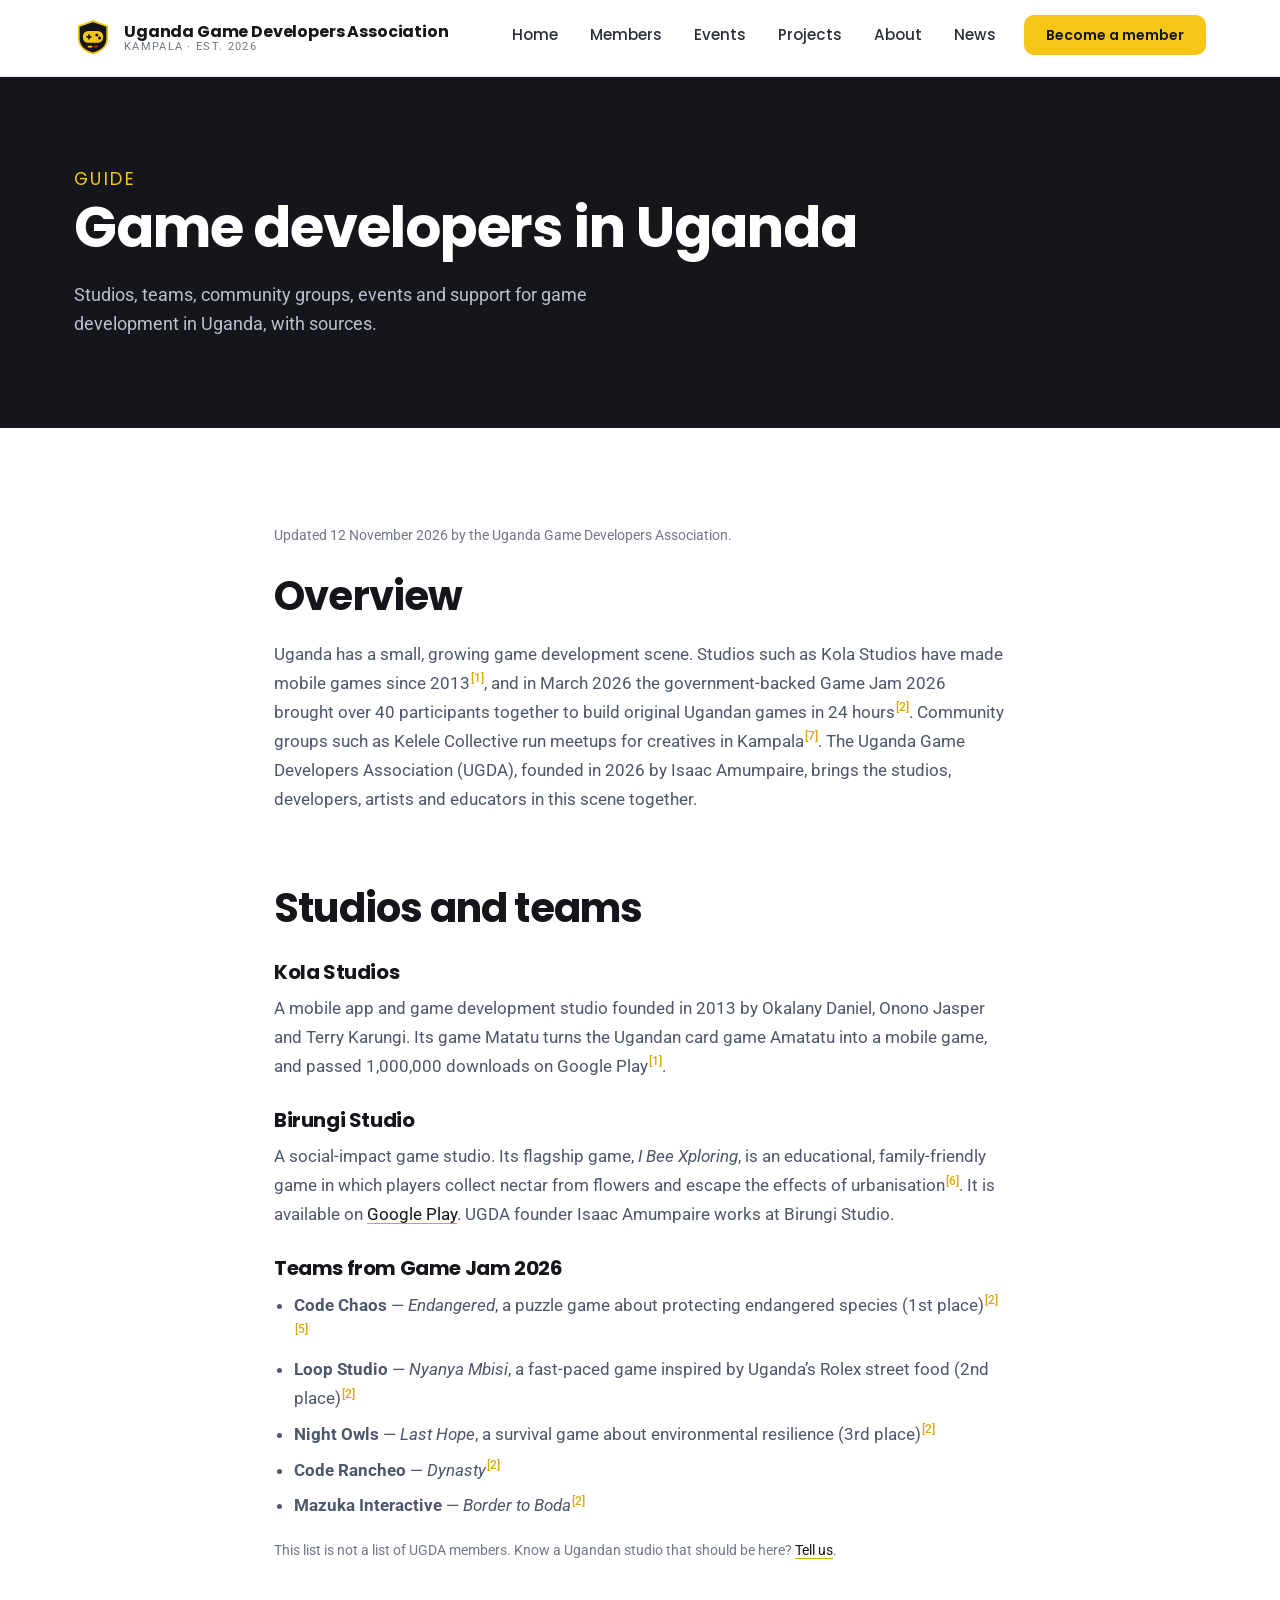
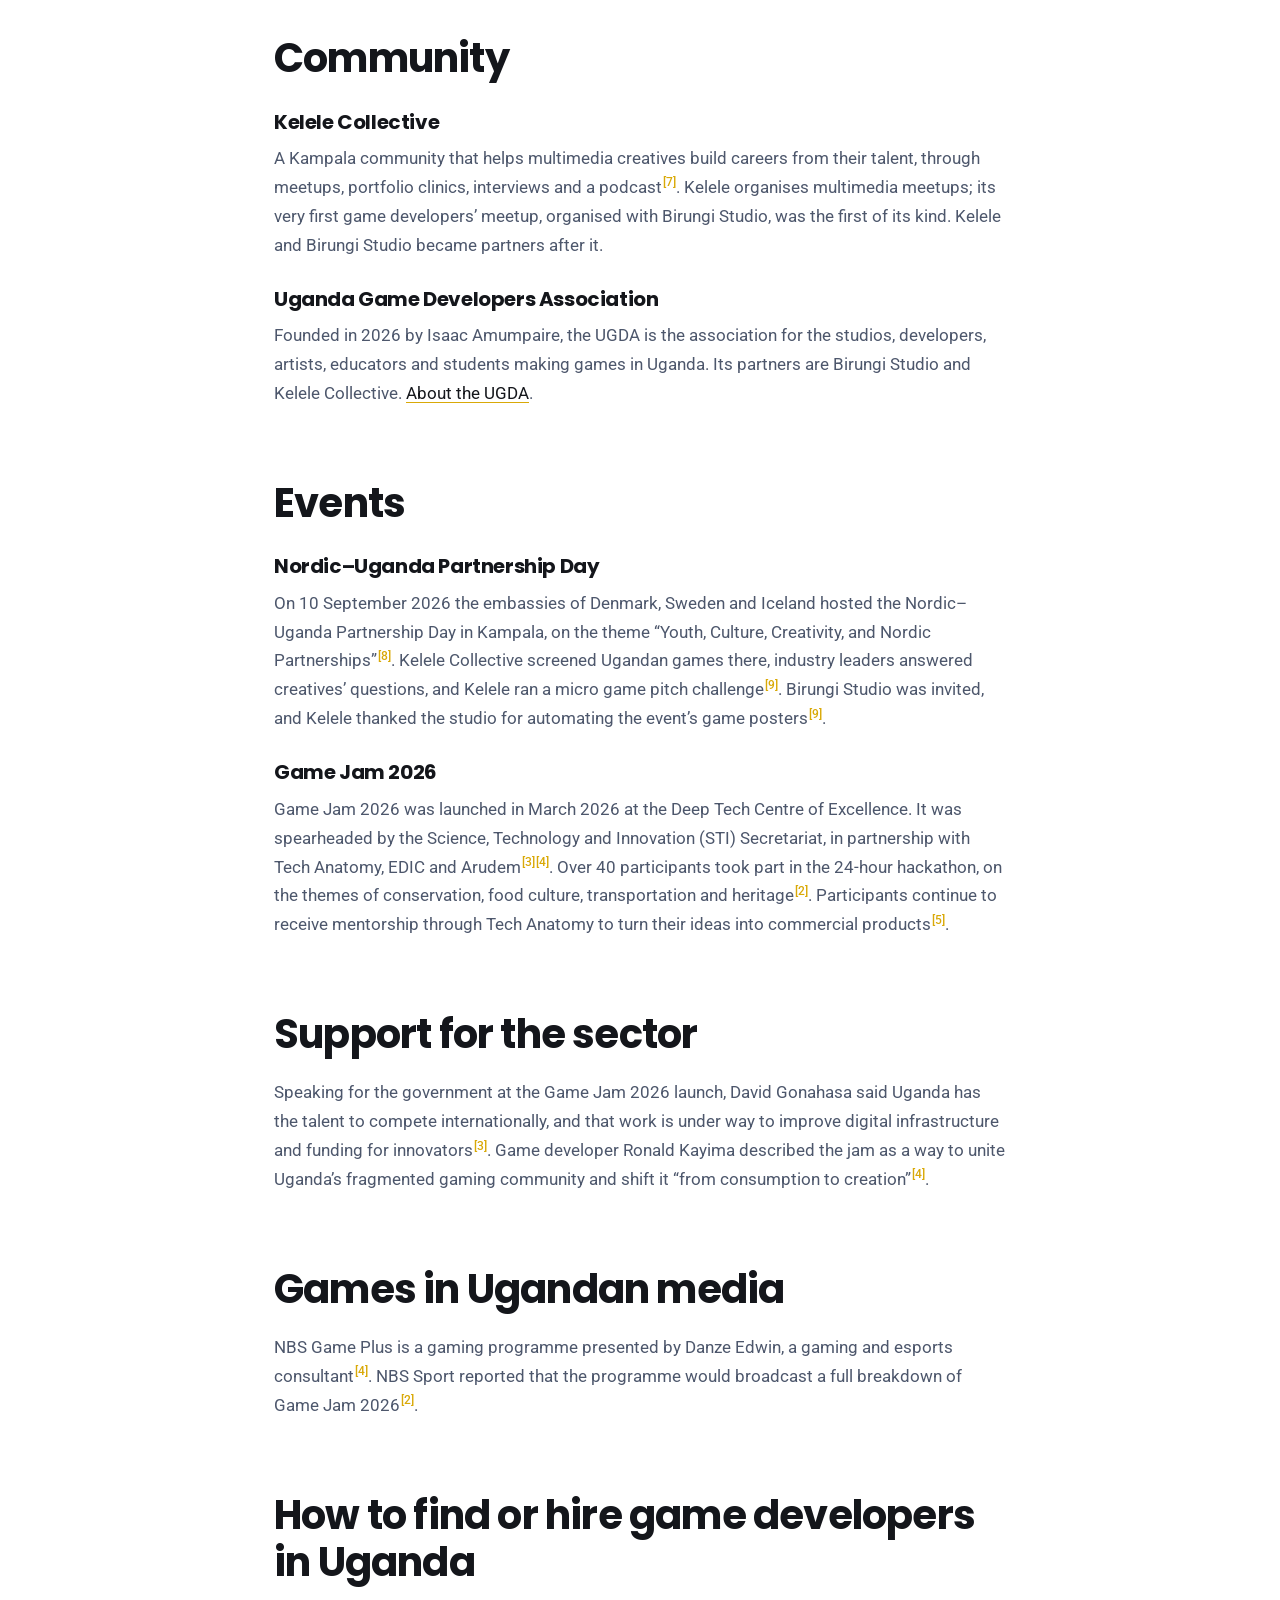
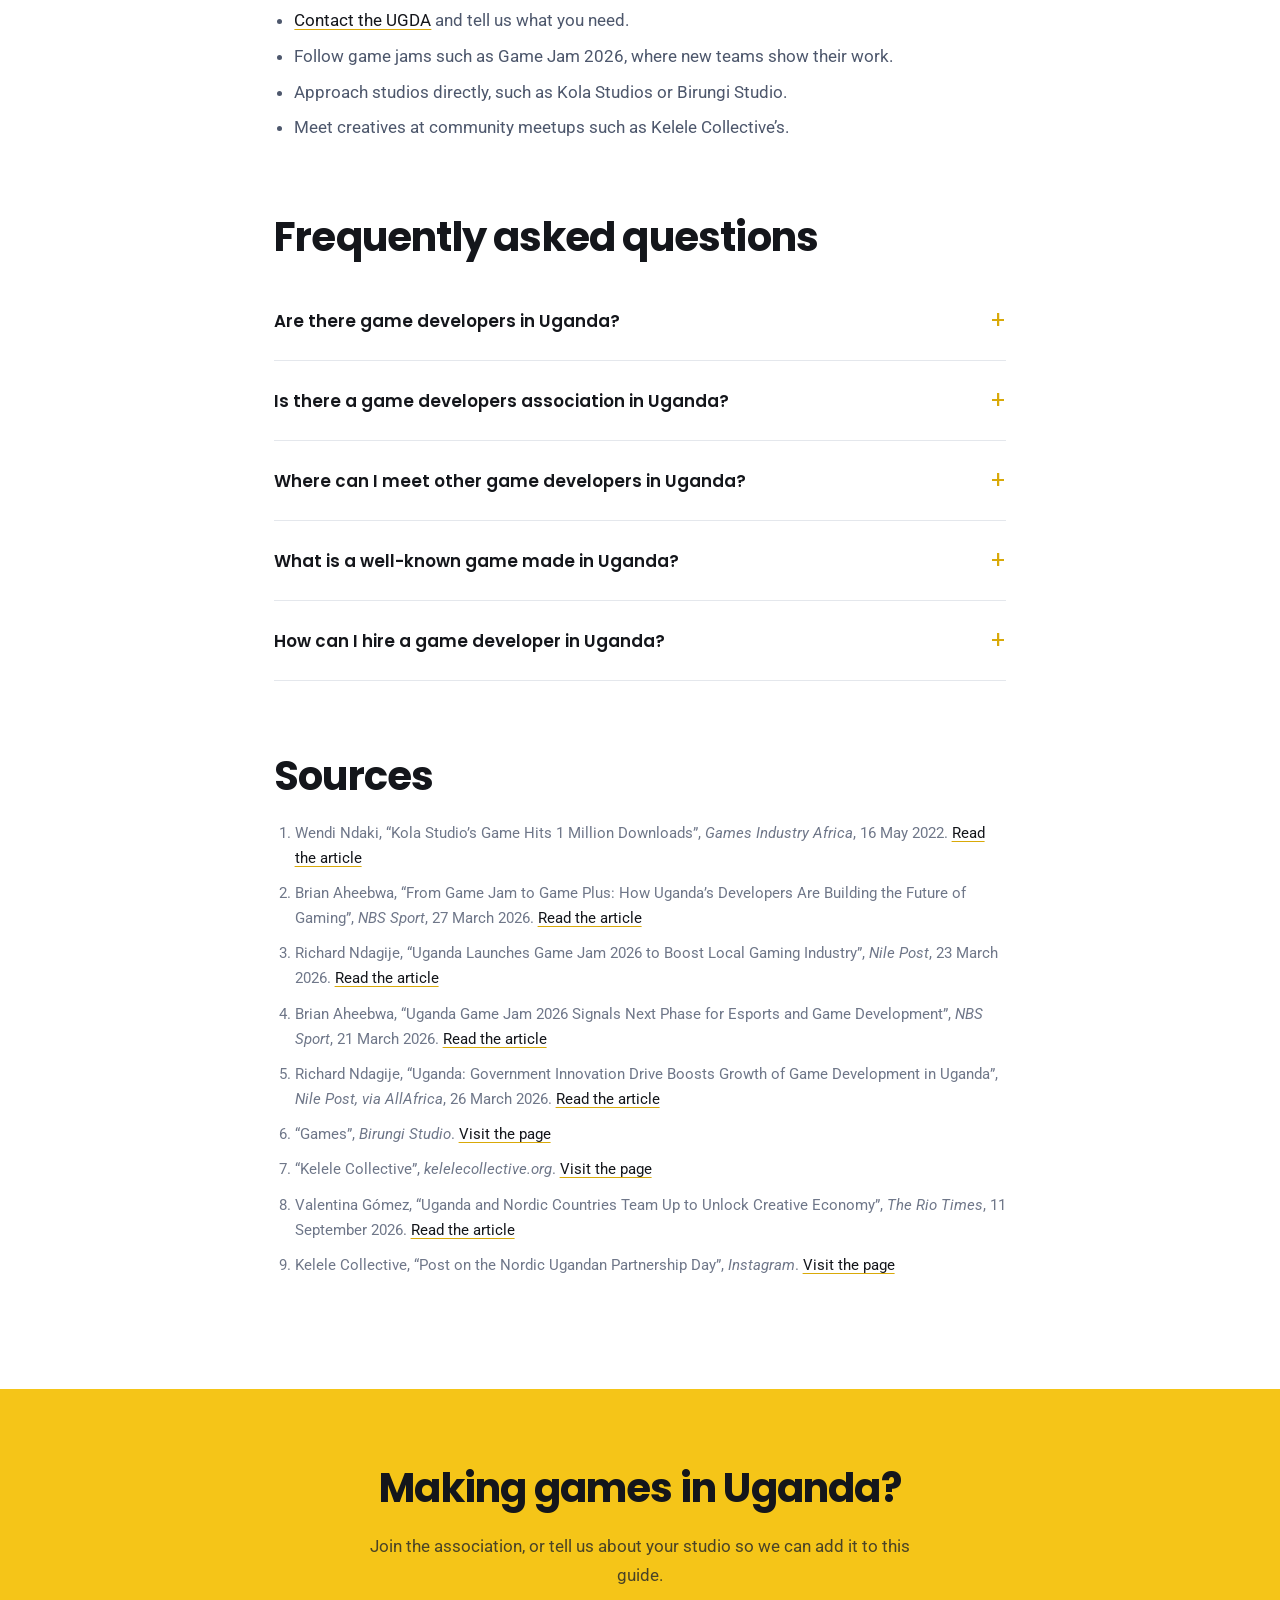
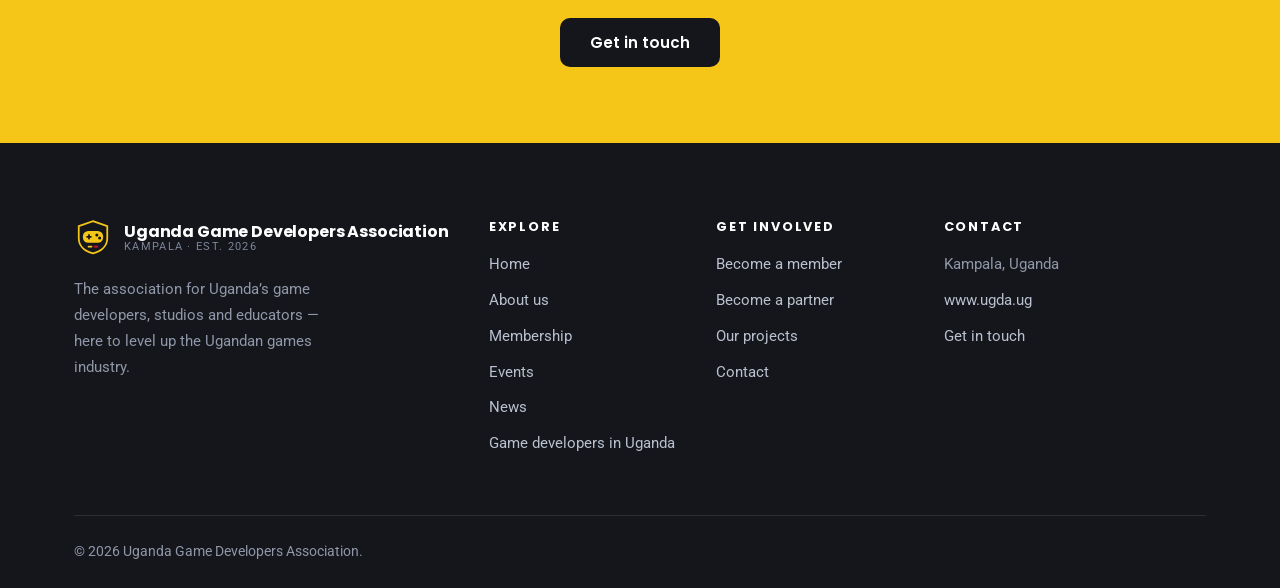
<file: game-developers-in-uganda.html>
<!DOCTYPE html>
<html lang="en">
<head>
  <meta charset="utf-8">
  <meta name="viewport" content="width=device-width, initial-scale=1">
  <title>Game developers in Uganda: studios, events and community — UGDA</title>
  <meta name="description" content="A sourced guide to game development in Uganda: studios such as Kola Studios and Birungi Studio, the teams from Game Jam 2026, community groups like Kelele Collective, and how to find or hire Ugandan game developers.">
  <link rel="canonical" href="https://www.ugda.ug/game-developers-in-uganda.html">
  <meta name="robots" content="index, follow, max-image-preview:large, max-snippet:-1">

  <meta property="og:type" content="article">
  <meta property="og:site_name" content="Uganda Game Developers Association">
  <meta property="og:url" content="https://www.ugda.ug/game-developers-in-uganda.html">
  <meta property="og:title" content="Game developers in Uganda: studios, events and community — UGDA">
  <meta property="og:description" content="A sourced guide to game development in Uganda: studios such as Kola Studios and Birungi Studio, the teams from Game Jam 2026, community groups like Kelele Collective, and how to find or hire Ugandan game developers.">
  <meta property="og:image" content="https://www.ugda.ug/assets/og-image.png">
  <meta property="og:image:width" content="1200">
  <meta property="og:image:height" content="630">
  <meta property="og:image:alt" content="Uganda Game Developers Association (UGDA), www.ugda.ug">
  <meta name="twitter:card" content="summary_large_image">

  <link rel="icon" href="assets/favicon.svg" type="image/svg+xml">
  <link rel="apple-touch-icon" href="assets/apple-touch-icon.png">
  <link rel="preconnect" href="https://fonts.googleapis.com">
  <link rel="preconnect" href="https://fonts.gstatic.com" crossorigin>
  <link href="https://fonts.googleapis.com/css2?family=Poppins:wght@500;600;700&family=Roboto:wght@400;500&display=swap" rel="stylesheet">
  <link rel="stylesheet" href="css/styles.css">
  <script>document.documentElement.className += ' js';</script>
  <script type="application/ld+json">
{
  "@context": "https://schema.org",
  "@graph": [
    {
      "@type": "Article",
      "@id": "https://www.ugda.ug/game-developers-in-uganda.html#article",
      "headline": "Game developers in Uganda: studios, events and community",
      "description": "A sourced guide to game development in Uganda: studios such as Kola Studios and Birungi Studio, the teams from Game Jam 2026, community groups like Kelele Collective, and how to find or hire Ugandan game developers.",
      "datePublished": "2026-11-12",
      "dateModified": "2026-11-12",
      "author": {
        "@id": "https://www.ugda.ug/#organization"
      },
      "publisher": {
        "@id": "https://www.ugda.ug/#organization"
      },
      "image": "https://www.ugda.ug/assets/og-image.png",
      "mainEntityOfPage": "https://www.ugda.ug/game-developers-in-uganda.html",
      "inLanguage": "en",
      "about": [
        {
          "@type": "Thing",
          "name": "Video game industry in Uganda"
        },
        {
          "@type": "Country",
          "name": "Uganda"
        }
      ],
      "mentions": [
        {
          "@type": "Organization",
          "name": "Kola Studios"
        },
        {
          "@type": "VideoGame",
          "name": "Matatu",
          "author": {
            "@type": "Organization",
            "name": "Kola Studios"
          }
        },
        {
          "@type": "Event",
          "name": "Game Jam 2026",
          "startDate": "2026-03",
          "location": {
            "@type": "Country",
            "name": "Uganda"
          }
        },
        {
          "@type": "Organization",
          "name": "Birungi Studio",
          "url": "https://birungi.studio/"
        },
        {
          "@type": "VideoGame",
          "name": "I Bee Xploring",
          "url": "https://ibeexploring.com/",
          "author": {
            "@type": "Organization",
            "name": "Birungi Studio"
          }
        },
        {
          "@type": "Organization",
          "name": "Kelele Collective",
          "url": "https://kelelecollective.org/"
        },
        {
          "@type": "Event",
          "name": "Nordic–Uganda Partnership Day",
          "startDate": "2026-09-10",
          "location": {
            "@type": "Place",
            "name": "Kampala, Uganda"
          }
        }
      ],
      "citation": [
        {
          "@type": "NewsArticle",
          "headline": "Kola Studio’s Game Hits 1 Million Downloads",
          "url": "https://gamesindustryafrica.com/2022/05/16/kola-studios-game-hits-1-million-downloads/",
          "datePublished": "2022-05-16",
          "author": {
            "@type": "Person",
            "name": "Wendi Ndaki"
          },
          "publisher": {
            "@type": "Organization",
            "name": "Games Industry Africa"
          }
        },
        {
          "@type": "NewsArticle",
          "headline": "From Game Jam to Game Plus: How Uganda’s Developers Are Building the Future of Gaming",
          "url": "https://nbssport.co.ug/2026/03/27/from-game-jam-to-game-plus-how-ugandas-developers-are-building-the-future-of-gaming/",
          "datePublished": "2026-03-27",
          "author": {
            "@type": "Person",
            "name": "Brian Aheebwa"
          },
          "publisher": {
            "@type": "Organization",
            "name": "NBS Sport"
          }
        },
        {
          "@type": "NewsArticle",
          "headline": "Uganda Launches Game Jam 2026 to Boost Local Gaming Industry",
          "url": "https://nilepost.co.ug/gaming%20industry/329593/uganda-launches-game-jam-2026-to-boost-local-gaming-industry",
          "datePublished": "2026-03-23",
          "author": {
            "@type": "Person",
            "name": "Richard Ndagije"
          },
          "publisher": {
            "@type": "Organization",
            "name": "Nile Post"
          }
        },
        {
          "@type": "NewsArticle",
          "headline": "Uganda Game Jam 2026 Signals Next Phase for Esports and Game Development",
          "url": "https://nbssport.co.ug/2026/03/21/uganda-game-jam-2026-signals-next-phase-for-esports-and-game-development/",
          "datePublished": "2026-03-21",
          "author": {
            "@type": "Person",
            "name": "Brian Aheebwa"
          },
          "publisher": {
            "@type": "Organization",
            "name": "NBS Sport"
          }
        },
        {
          "@type": "NewsArticle",
          "headline": "Uganda: Government Innovation Drive Boosts Growth of Game Development in Uganda",
          "url": "https://allafrica.com/stories/202603270274.html",
          "datePublished": "2026-03-26",
          "author": {
            "@type": "Person",
            "name": "Richard Ndagije"
          },
          "publisher": {
            "@type": "Organization",
            "name": "Nile Post, via AllAfrica"
          }
        },
        {
          "@type": "WebPage",
          "name": "Games",
          "url": "https://birungi.studio/en/games"
        },
        {
          "@type": "WebPage",
          "name": "Kelele Collective",
          "url": "https://kelelecollective.org/"
        },
        {
          "@type": "NewsArticle",
          "headline": "Uganda and Nordic Countries Team Up to Unlock Creative Economy",
          "url": "https://www.riotimesonline.com/uganda-nordics-creative-economy-partnership-2026/",
          "datePublished": "2026-09-11",
          "author": {
            "@type": "Person",
            "name": "Valentina Gómez"
          },
          "publisher": {
            "@type": "Organization",
            "name": "The Rio Times"
          }
        },
        {
          "@type": "WebPage",
          "name": "Post on the Nordic Ugandan Partnership Day",
          "url": "https://www.instagram.com/p/DdodhpxCoSb/",
          "author": {
            "@type": "Organization",
            "name": "Kelele Collective"
          }
        }
      ]
    },
    {
      "@type": "FAQPage",
      "mainEntity": [
        {
          "@type": "Question",
          "name": "Are there game developers in Uganda?",
          "acceptedAnswer": {
            "@type": "Answer",
            "text": "Yes. Ugandan studios such as Kola Studios have made mobile games since 2013, and new teams such as Code Chaos, Loop Studio and Night Owls won prizes at Game Jam 2026."
          }
        },
        {
          "@type": "Question",
          "name": "Is there a game developers association in Uganda?",
          "acceptedAnswer": {
            "@type": "Answer",
            "text": "Yes. The Uganda Game Developers Association (UGDA), founded in 2026 by Isaac Amumpaire, is the association for people and companies making games in Uganda. Its partners are Birungi Studio and Kelele Collective, and its website is www.ugda.ug."
          }
        },
        {
          "@type": "Question",
          "name": "Where can I meet other game developers in Uganda?",
          "acceptedAnswer": {
            "@type": "Answer",
            "text": "At community meetups such as those run by Kelele Collective in Kampala, at game jams, and through the UGDA."
          }
        },
        {
          "@type": "Question",
          "name": "What is a well-known game made in Uganda?",
          "acceptedAnswer": {
            "@type": "Answer",
            "text": "Matatu by Kola Studios, a mobile version of the card game Amatatu, passed 1,000,000 downloads on Google Play (reported in May 2022)."
          }
        },
        {
          "@type": "Question",
          "name": "How can I hire a game developer in Uganda?",
          "acceptedAnswer": {
            "@type": "Answer",
            "text": "Contact the UGDA with what you need, or approach studios directly. Game jams are a good place to see new teams’ work."
          }
        }
      ]
    },
    {
      "@type": "WebPage",
      "@id": "https://www.ugda.ug/game-developers-in-uganda.html#webpage",
      "url": "https://www.ugda.ug/game-developers-in-uganda.html",
      "name": "Game developers in Uganda: studios, events and community — UGDA",
      "description": "A sourced guide to game development in Uganda: studios such as Kola Studios and Birungi Studio, the teams from Game Jam 2026, community groups like Kelele Collective, and how to find or hire Ugandan game developers.",
      "isPartOf": {
        "@id": "https://www.ugda.ug/#website"
      },
      "about": {
        "@id": "https://www.ugda.ug/#organization"
      },
      "inLanguage": "en",
      "dateModified": "2026-11-12"
    },
    {
      "@type": "Organization",
      "@id": "https://www.ugda.ug/#organization",
      "name": "Uganda Game Developers Association",
      "url": "https://www.ugda.ug/"
    }
  ]
}
  </script>
</head>
<body>
<a class="skip-link" href="#main">Skip to content</a>
<header class="site-header">
  <div class="wrap site-header__inner">
    <a class="brand" href="./">
      <img class="brand__mark" src="assets/logo.svg" alt="" width="38" height="38">
      <span class="brand__text">
        <span class="brand__name">Uganda Game Developers Association</span>
        <span class="brand__sub">Kampala &middot; Est. 2026</span>
      </span>
    </a>

    <button class="nav-toggle" type="button" aria-expanded="false" aria-controls="primary-nav" aria-label="Toggle menu">
      <span class="nav-toggle__bars"></span>
    </button>

    <nav class="nav" id="primary-nav" aria-label="Primary">
      <ul class="nav__list">
        <li><a class="nav__link" href="./">Home</a></li>
        <li><a class="nav__link" href="members.html">Members</a></li>
        <li><a class="nav__link" href="events.html">Events</a></li>
        <li><a class="nav__link" href="projects.html">Projects</a></li>
        <li><a class="nav__link" href="about.html">About</a></li>
        <li><a class="nav__link" href="news.html">News</a></li>
        <li class="nav__cta"><a class="btn btn--primary btn--sm" href="contact.html">Become a member</a></li>
      </ul>
    </nav>
  </div>
</header>
<main id="main">
  <section class="page-hero">
    <div class="wrap">
      <p class="breadcrumb">Guide</p>
      <h1>Game developers in Uganda</h1>
      <p>Studios, teams, community groups, events and support for game development in Uganda, with sources.</p>
    </div>
  </section>

  <section class="section">
    <div class="wrap prose">
      <p class="updated">Updated 12 November 2026 by the Uganda Game Developers Association.</p>

      <h2 id="overview">Overview</h2>
      <p>
        Uganda has a small, growing game development scene. Studios such as Kola Studios have made
        mobile games since 2013<sup class="cite"><a href="#src-1">[1]</a></sup>, and in March 2026 the government-backed Game Jam 2026
        brought over 40 participants together to build original Ugandan games in 24 hours<sup class="cite"><a href="#src-2">[2]</a></sup>.
        Community groups such as Kelele Collective run meetups for creatives in Kampala<sup class="cite"><a href="#src-7">[7]</a></sup>.
        The Uganda Game Developers Association (UGDA), founded in 2026 by Isaac Amumpaire, brings the
        studios, developers, artists and educators in this scene together.
      </p>

      <h2 id="studios">Studios and teams</h2>
      <h3>Kola Studios</h3>
      <p>
        A mobile app and game development studio founded in 2013 by Okalany Daniel, Onono Jasper and
        Terry Karungi. Its game Matatu turns the Ugandan card game Amatatu into a mobile
        game, and passed 1,000,000 downloads on Google Play<sup class="cite"><a href="#src-1">[1]</a></sup>.
      </p>
      <h3>Birungi Studio</h3>
      <p>
        A social-impact game studio. Its flagship game, <em>I Bee Xploring</em>, is an educational,
        family-friendly game in which players collect nectar from flowers and escape the effects of
        urbanisation<sup class="cite"><a href="#src-6">[6]</a></sup>. It is available on <a href="https://play.google.com/store/apps/details?id=com.BirungiStudio.IBX" rel="noopener" target="_blank">Google Play</a>.
        UGDA founder Isaac Amumpaire works at Birungi Studio.
      </p>
      <h3>Teams from Game Jam 2026</h3>
      <ul>
        <li><strong>Code Chaos</strong> &mdash; <em>Endangered</em>, a puzzle game about protecting endangered species (1st place)<sup class="cite"><a href="#src-2">[2]</a></sup><sup class="cite"><a href="#src-5">[5]</a></sup></li>
        <li><strong>Loop Studio</strong> &mdash; <em>Nyanya Mbisi</em>, a fast-paced game inspired by Uganda&rsquo;s Rolex street food (2nd place)<sup class="cite"><a href="#src-2">[2]</a></sup></li>
        <li><strong>Night Owls</strong> &mdash; <em>Last Hope</em>, a survival game about environmental resilience (3rd place)<sup class="cite"><a href="#src-2">[2]</a></sup></li>
        <li><strong>Code Rancheo</strong> &mdash; <em>Dynasty</em><sup class="cite"><a href="#src-2">[2]</a></sup></li>
        <li><strong>Mazuka Interactive</strong> &mdash; <em>Border to Boda</em><sup class="cite"><a href="#src-2">[2]</a></sup></li>
      </ul>
      <p class="updated">
        This list is not a list of UGDA members. Know a Ugandan
        studio that should be here? <a href="contact.html">Tell us</a>.
      </p>

      <h2 id="community">Community</h2>
      <h3>Kelele Collective</h3>
      <p>
        A Kampala community that helps multimedia creatives build careers from their talent, through
        meetups, portfolio clinics, interviews and a podcast<sup class="cite"><a href="#src-7">[7]</a></sup>. Kelele organises
        multimedia meetups; its very first game developers&rsquo; meetup, organised with Birungi Studio,
        was the first of its kind. Kelele and Birungi Studio became partners after it.
      </p>
      <h3>Uganda Game Developers Association</h3>
      <p>
        Founded in 2026 by Isaac Amumpaire, the UGDA is the association for the studios, developers,
        artists, educators and students making games in Uganda. Its partners are Birungi Studio and
        Kelele Collective. <a href="about.html">About the UGDA</a>.
      </p>

      <h2 id="events">Events</h2>
      <h3>Nordic&ndash;Uganda Partnership Day</h3>
      <p>
        On 10 September 2026 the embassies of Denmark, Sweden and Iceland hosted the Nordic&ndash;Uganda
        Partnership Day in Kampala, on the theme &ldquo;Youth, Culture, Creativity, and Nordic
        Partnerships&rdquo;<sup class="cite"><a href="#src-8">[8]</a></sup>. Kelele Collective screened Ugandan games there, industry
        leaders answered creatives&rsquo; questions, and Kelele ran a micro game pitch
        challenge<sup class="cite"><a href="#src-9">[9]</a></sup>. Birungi Studio was invited, and Kelele thanked the studio for
        automating the event&rsquo;s game posters<sup class="cite"><a href="#src-9">[9]</a></sup>.
      </p>
      <h3>Game Jam 2026</h3>
      <p>
        Game Jam 2026 was launched in March 2026 at the Deep Tech Centre of Excellence. It was
        spearheaded by the Science, Technology and Innovation (STI) Secretariat, in partnership with
        Tech Anatomy, EDIC and Arudem<sup class="cite"><a href="#src-3">[3]</a></sup><sup class="cite"><a href="#src-4">[4]</a></sup>. Over 40 participants took part
        in the 24-hour hackathon, on the themes of conservation, food culture, transportation and
        heritage<sup class="cite"><a href="#src-2">[2]</a></sup>. Participants continue to receive mentorship through Tech Anatomy
        to turn their ideas into commercial products<sup class="cite"><a href="#src-5">[5]</a></sup>.
      </p>

      <h2 id="support">Support for the sector</h2>
      <p>
        Speaking for the government at the Game Jam 2026 launch, David Gonahasa said Uganda has the
        talent to compete internationally, and that work is under way to improve digital
        infrastructure and funding for innovators<sup class="cite"><a href="#src-3">[3]</a></sup>. Game developer Ronald Kayima
        described the jam as a way to unite Uganda&rsquo;s fragmented gaming community and shift it
        &ldquo;from consumption to creation&rdquo;<sup class="cite"><a href="#src-4">[4]</a></sup>.
      </p>

      <h2 id="media">Games in Ugandan media</h2>
      <p>
        NBS Game Plus is a gaming programme presented by Danze Edwin, a gaming and esports
        consultant<sup class="cite"><a href="#src-4">[4]</a></sup>. NBS Sport reported that the programme would broadcast a full
        breakdown of Game Jam 2026<sup class="cite"><a href="#src-2">[2]</a></sup>.
      </p>

      <h2 id="hire">How to find or hire game developers in Uganda</h2>
      <ul>
        <li><a href="contact.html">Contact the UGDA</a> and tell us what you need.</li>
        <li>Follow game jams such as Game Jam 2026, where new teams show their work.</li>
        <li>Approach studios directly, such as Kola Studios or Birungi Studio.</li>
        <li>Meet creatives at community meetups such as Kelele Collective&rsquo;s.</li>
      </ul>

      <h2 id="faq">Frequently asked questions</h2>
      <div class="reveal">
        <div class="faq">
          <button class="faq__q" type="button" aria-expanded="false">Are there game developers in Uganda?</button>
          <div class="faq__a"><p>Yes. Ugandan studios such as Kola Studios have made mobile games since 2013, and new teams such as Code Chaos, Loop Studio and Night Owls won prizes at Game Jam 2026.</p></div>
        </div>
        <div class="faq">
          <button class="faq__q" type="button" aria-expanded="false">Is there a game developers association in Uganda?</button>
          <div class="faq__a"><p>Yes. The Uganda Game Developers Association (UGDA), founded in 2026 by Isaac Amumpaire, is the association for people and companies making games in Uganda. Its partners are Birungi Studio and Kelele Collective, and its website is www.ugda.ug.</p></div>
        </div>
        <div class="faq">
          <button class="faq__q" type="button" aria-expanded="false">Where can I meet other game developers in Uganda?</button>
          <div class="faq__a"><p>At community meetups such as those run by Kelele Collective in Kampala, at game jams, and through the UGDA.</p></div>
        </div>
        <div class="faq">
          <button class="faq__q" type="button" aria-expanded="false">What is a well-known game made in Uganda?</button>
          <div class="faq__a"><p>Matatu by Kola Studios, a mobile version of the card game Amatatu, passed 1,000,000 downloads on Google Play (reported in May 2022).</p></div>
        </div>
        <div class="faq">
          <button class="faq__q" type="button" aria-expanded="false">How can I hire a game developer in Uganda?</button>
          <div class="faq__a"><p>Contact the UGDA with what you need, or approach studios directly. Game jams are a good place to see new teams&rsquo; work.</p></div>
        </div>
      </div>

      <h2 id="sources">Sources</h2>
      <ol class="sources">
          <li id="src-1">Wendi Ndaki, &ldquo;Kola Studio’s Game Hits 1 Million Downloads&rdquo;, <em>Games Industry Africa</em>, 16 May 2022. <a href="https://gamesindustryafrica.com/2022/05/16/kola-studios-game-hits-1-million-downloads/" rel="noopener" target="_blank">Read the article</a></li>
          <li id="src-2">Brian Aheebwa, &ldquo;From Game Jam to Game Plus: How Uganda’s Developers Are Building the Future of Gaming&rdquo;, <em>NBS Sport</em>, 27 March 2026. <a href="https://nbssport.co.ug/2026/03/27/from-game-jam-to-game-plus-how-ugandas-developers-are-building-the-future-of-gaming/" rel="noopener" target="_blank">Read the article</a></li>
          <li id="src-3">Richard Ndagije, &ldquo;Uganda Launches Game Jam 2026 to Boost Local Gaming Industry&rdquo;, <em>Nile Post</em>, 23 March 2026. <a href="https://nilepost.co.ug/gaming%20industry/329593/uganda-launches-game-jam-2026-to-boost-local-gaming-industry" rel="noopener" target="_blank">Read the article</a></li>
          <li id="src-4">Brian Aheebwa, &ldquo;Uganda Game Jam 2026 Signals Next Phase for Esports and Game Development&rdquo;, <em>NBS Sport</em>, 21 March 2026. <a href="https://nbssport.co.ug/2026/03/21/uganda-game-jam-2026-signals-next-phase-for-esports-and-game-development/" rel="noopener" target="_blank">Read the article</a></li>
          <li id="src-5">Richard Ndagije, &ldquo;Uganda: Government Innovation Drive Boosts Growth of Game Development in Uganda&rdquo;, <em>Nile Post, via AllAfrica</em>, 26 March 2026. <a href="https://allafrica.com/stories/202603270274.html" rel="noopener" target="_blank">Read the article</a></li>
          <li id="src-6">&ldquo;Games&rdquo;, <em>Birungi Studio</em>. <a href="https://birungi.studio/en/games" rel="noopener" target="_blank">Visit the page</a></li>
          <li id="src-7">&ldquo;Kelele Collective&rdquo;, <em>kelelecollective.org</em>. <a href="https://kelelecollective.org/" rel="noopener" target="_blank">Visit the page</a></li>
          <li id="src-8">Valentina Gómez, &ldquo;Uganda and Nordic Countries Team Up to Unlock Creative Economy&rdquo;, <em>The Rio Times</em>, 11 September 2026. <a href="https://www.riotimesonline.com/uganda-nordics-creative-economy-partnership-2026/" rel="noopener" target="_blank">Read the article</a></li>
          <li id="src-9">Kelele Collective, &ldquo;Post on the Nordic Ugandan Partnership Day&rdquo;, <em>Instagram</em>. <a href="https://www.instagram.com/p/DdodhpxCoSb/" rel="noopener" target="_blank">Visit the page</a></li>
      </ol>
    </div>
  </section>

  <section class="cta-band">
    <div class="wrap">
      <h2>Making games in Uganda?</h2>
      <p>Join the association, or tell us about your studio so we can add it to this guide.</p>
      <a class="btn btn--primary" href="contact.html">Get in touch</a>
    </div>
  </section>
</main>
<footer class="site-footer">
  <div class="wrap">
    <div class="footer-grid">
      <div class="footer-about">
        <a class="brand" href="./">
          <img class="brand__mark" src="assets/logo.svg" alt="" width="38" height="38">
          <span class="brand__text">
            <span class="brand__name">Uganda Game Developers Association</span>
            <span class="brand__sub">Kampala &middot; Est. 2026</span>
          </span>
        </a>
        <p>The association for Uganda&rsquo;s game developers, studios and educators &mdash; here to level up the Ugandan games industry.</p>
      </div>

      <div class="footer-col">
        <h4>Explore</h4>
        <ul>
          <li><a href="./">Home</a></li>
          <li><a href="about.html">About us</a></li>
          <li><a href="members.html">Membership</a></li>
          <li><a href="events.html">Events</a></li>
          <li><a href="news.html">News</a></li>
          <li><a href="game-developers-in-uganda.html">Game developers in Uganda</a></li>
        </ul>
      </div>

      <div class="footer-col">
        <h4>Get involved</h4>
        <ul>
          <li><a href="contact.html">Become a member</a></li>
          <li><a href="contact.html">Become a partner</a></li>
          <li><a href="projects.html">Our projects</a></li>
          <li><a href="contact.html">Contact</a></li>
        </ul>
      </div>

      <div class="footer-col">
        <h4>Contact</h4>
        <ul>
          <li>Kampala, Uganda</li>
          <li><a href="https://www.ugda.ug/">www.ugda.ug</a></li>
          <li><a href="contact.html">Get in touch</a></li>
        </ul>
      </div>
    </div>

    <div class="footer-bottom">
      <span>&copy; <span data-year>2026</span> Uganda Game Developers Association.</span>
    </div>
  </div>
</footer>

<button class="to-top" type="button" aria-label="Back to top">
  <svg viewBox="0 0 24 24" width="18" height="18" fill="none" stroke="currentColor" stroke-width="2.5" stroke-linecap="round" stroke-linejoin="round"><path d="M12 19V5M5 12l7-7 7 7"/></svg>
</button>

<script src="js/main.js"></script>
</body>
</html>
</file>
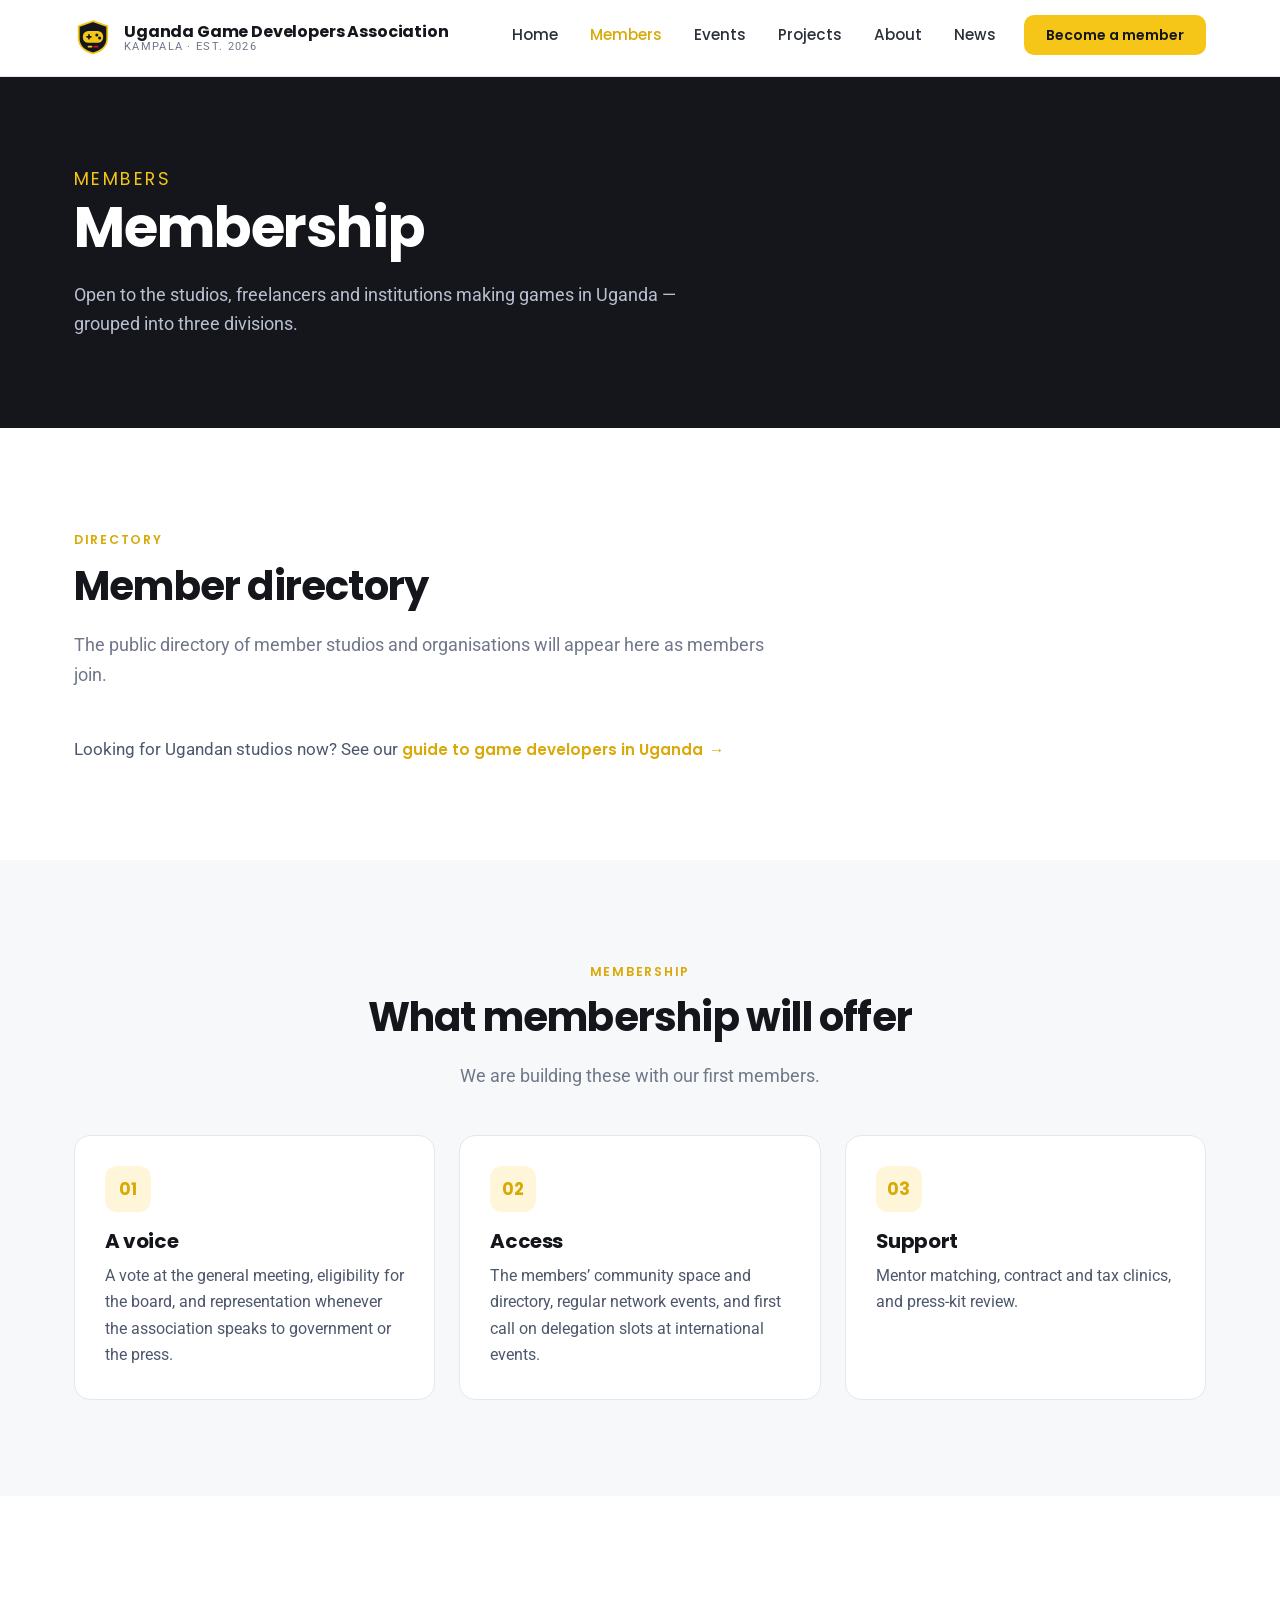
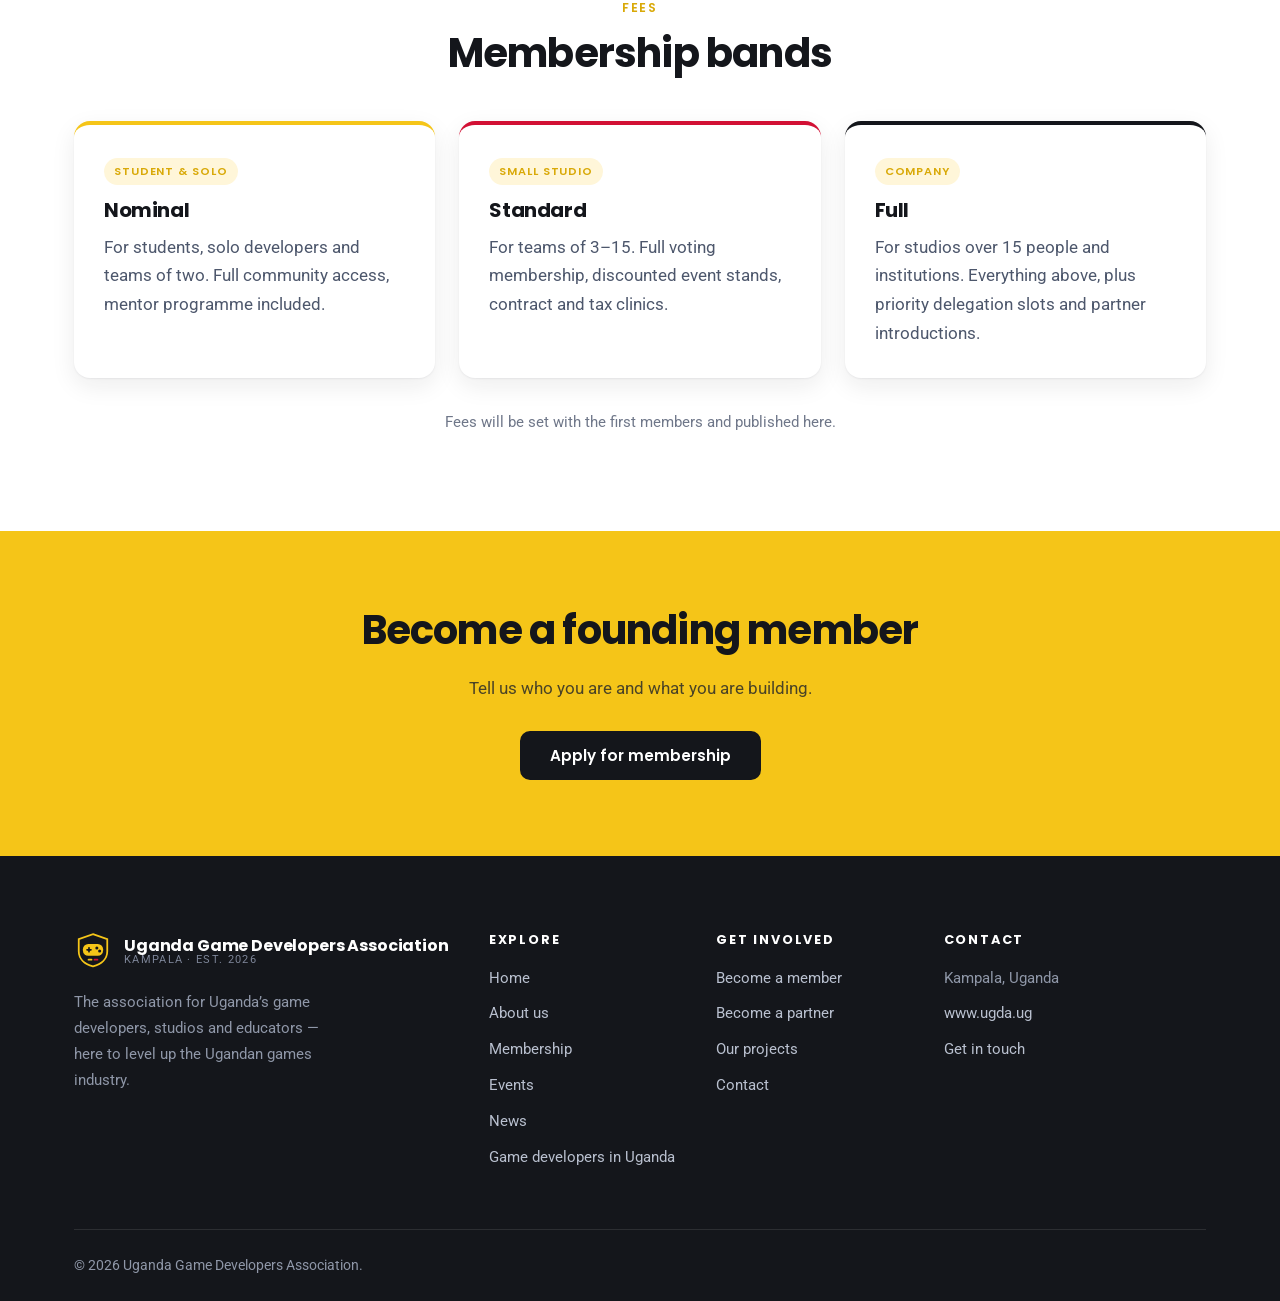
<file: members.html>
<!DOCTYPE html>
<html lang="en">
<head>
  <meta charset="utf-8">
  <meta name="viewport" content="width=device-width, initial-scale=1">
  <title>Membership — Uganda Game Developers Association</title>
  <meta name="description" content="Join the Uganda Game Developers Association: membership for game studios, freelancers, students and institutions in Uganda, in three divisions.">
  <link rel="canonical" href="https://www.ugda.ug/members.html">
  <meta name="robots" content="index, follow, max-image-preview:large, max-snippet:-1">

  <meta property="og:type" content="website">
  <meta property="og:site_name" content="Uganda Game Developers Association">
  <meta property="og:url" content="https://www.ugda.ug/members.html">
  <meta property="og:title" content="Membership — Uganda Game Developers Association">
  <meta property="og:description" content="Join the Uganda Game Developers Association: membership for game studios, freelancers, students and institutions in Uganda, in three divisions.">
  <meta property="og:image" content="https://www.ugda.ug/assets/og-image.png">
  <meta property="og:image:width" content="1200">
  <meta property="og:image:height" content="630">
  <meta property="og:image:alt" content="Uganda Game Developers Association (UGDA), www.ugda.ug">
  <meta name="twitter:card" content="summary_large_image">

  <link rel="icon" href="assets/favicon.svg" type="image/svg+xml">
  <link rel="apple-touch-icon" href="assets/apple-touch-icon.png">
  <link rel="preconnect" href="https://fonts.googleapis.com">
  <link rel="preconnect" href="https://fonts.gstatic.com" crossorigin>
  <link href="https://fonts.googleapis.com/css2?family=Poppins:wght@500;600;700&family=Roboto:wght@400;500&display=swap" rel="stylesheet">
  <link rel="stylesheet" href="css/styles.css">
  <script>document.documentElement.className += ' js';</script>
  <script type="application/ld+json">
{
  "@context": "https://schema.org",
  "@graph": [
    {
      "@type": "WebPage",
      "@id": "https://www.ugda.ug/members.html#webpage",
      "url": "https://www.ugda.ug/members.html",
      "name": "Membership — Uganda Game Developers Association",
      "description": "Join the Uganda Game Developers Association: membership for game studios, freelancers, students and institutions in Uganda, in three divisions.",
      "isPartOf": {
        "@id": "https://www.ugda.ug/#website"
      },
      "about": {
        "@id": "https://www.ugda.ug/#organization"
      },
      "inLanguage": "en",
      "dateModified": "2026-11-12"
    },
    {
      "@type": "Organization",
      "@id": "https://www.ugda.ug/#organization",
      "name": "Uganda Game Developers Association",
      "url": "https://www.ugda.ug/"
    }
  ]
}
  </script>
</head>
<body>
<a class="skip-link" href="#main">Skip to content</a>
<header class="site-header">
  <div class="wrap site-header__inner">
    <a class="brand" href="./">
      <img class="brand__mark" src="assets/logo.svg" alt="" width="38" height="38">
      <span class="brand__text">
        <span class="brand__name">Uganda Game Developers Association</span>
        <span class="brand__sub">Kampala &middot; Est. 2026</span>
      </span>
    </a>

    <button class="nav-toggle" type="button" aria-expanded="false" aria-controls="primary-nav" aria-label="Toggle menu">
      <span class="nav-toggle__bars"></span>
    </button>

    <nav class="nav" id="primary-nav" aria-label="Primary">
      <ul class="nav__list">
        <li><a class="nav__link" href="./">Home</a></li>
        <li><a class="nav__link" href="members.html">Members</a></li>
        <li><a class="nav__link" href="events.html">Events</a></li>
        <li><a class="nav__link" href="projects.html">Projects</a></li>
        <li><a class="nav__link" href="about.html">About</a></li>
        <li><a class="nav__link" href="news.html">News</a></li>
        <li class="nav__cta"><a class="btn btn--primary btn--sm" href="contact.html">Become a member</a></li>
      </ul>
    </nav>
  </div>
</header>
<main id="main">
  <section class="page-hero">
    <div class="wrap">
      <p class="breadcrumb">Members</p>
      <h1>Membership</h1>
      <p>Open to the studios, freelancers and institutions making games in Uganda &mdash; grouped into three divisions.</p>
    </div>
  </section>

  <section class="section">
    <div class="wrap">
      <div class="section-head reveal">
        <span class="eyebrow">Directory</span>
        <h2>Member directory</h2>
        <p class="lead">The public directory of member studios and organisations will appear here as members join.</p>
      </div>
      <p class="reveal">Looking for Ugandan studios now? See our <a class="arrow-link" href="game-developers-in-uganda.html">guide to game developers in Uganda</a></p>
    </div>
  </section>

  <section class="section section--paper">
    <div class="wrap">
      <div class="section-head section-head--center reveal">
        <span class="eyebrow">Membership</span>
        <h2>What membership will offer</h2>
        <p class="lead">We are building these with our first members.</p>
      </div>
      <div class="grid grid--3">
        <article class="card card--hover reveal">
          <span class="card__num">01</span>
          <h3>A voice</h3>
          <p>A vote at the general meeting, eligibility for the board, and representation whenever the association speaks to government or the press.</p>
        </article>
        <article class="card card--hover reveal">
          <span class="card__num">02</span>
          <h3>Access</h3>
          <p>The members&rsquo; community space and directory, regular network events, and first call on delegation slots at international events.</p>
        </article>
        <article class="card card--hover reveal">
          <span class="card__num">03</span>
          <h3>Support</h3>
          <p>Mentor matching, contract and tax clinics, and press-kit review.</p>
        </article>
      </div>
    </div>
  </section>

  <section class="section">
    <div class="wrap">
      <div class="section-head section-head--center reveal">
        <span class="eyebrow">Fees</span>
        <h2>Membership bands</h2>
      </div>
      <div class="grid grid--3">
        <div class="division reveal">
          <span class="tag">Student &amp; solo</span>
          <h3 style="margin-top:14px">Nominal</h3>
          <p>For students, solo developers and teams of two. Full community access, mentor programme included.</p>
        </div>
        <div class="division reveal">
          <span class="tag">Small studio</span>
          <h3 style="margin-top:14px">Standard</h3>
          <p>For teams of 3&ndash;15. Full voting membership, discounted event stands, contract and tax clinics.</p>
        </div>
        <div class="division reveal">
          <span class="tag">Company</span>
          <h3 style="margin-top:14px">Full</h3>
          <p>For studios over 15 people and institutions. Everything above, plus priority delegation slots and partner introductions.</p>
        </div>
      </div>
      <p style="text-align:center;margin-top:32px;color:var(--muted);font-size:.92rem">
        Fees will be set with the first members and published here.
      </p>
    </div>
  </section>

  <section class="cta-band">
    <div class="wrap">
      <h2>Become a founding member</h2>
      <p>Tell us who you are and what you are building.</p>
      <a class="btn btn--primary" href="contact.html">Apply for membership</a>
    </div>
  </section>
</main>
<footer class="site-footer">
  <div class="wrap">
    <div class="footer-grid">
      <div class="footer-about">
        <a class="brand" href="./">
          <img class="brand__mark" src="assets/logo.svg" alt="" width="38" height="38">
          <span class="brand__text">
            <span class="brand__name">Uganda Game Developers Association</span>
            <span class="brand__sub">Kampala &middot; Est. 2026</span>
          </span>
        </a>
        <p>The association for Uganda&rsquo;s game developers, studios and educators &mdash; here to level up the Ugandan games industry.</p>
      </div>

      <div class="footer-col">
        <h4>Explore</h4>
        <ul>
          <li><a href="./">Home</a></li>
          <li><a href="about.html">About us</a></li>
          <li><a href="members.html">Membership</a></li>
          <li><a href="events.html">Events</a></li>
          <li><a href="news.html">News</a></li>
          <li><a href="game-developers-in-uganda.html">Game developers in Uganda</a></li>
        </ul>
      </div>

      <div class="footer-col">
        <h4>Get involved</h4>
        <ul>
          <li><a href="contact.html">Become a member</a></li>
          <li><a href="contact.html">Become a partner</a></li>
          <li><a href="projects.html">Our projects</a></li>
          <li><a href="contact.html">Contact</a></li>
        </ul>
      </div>

      <div class="footer-col">
        <h4>Contact</h4>
        <ul>
          <li>Kampala, Uganda</li>
          <li><a href="https://www.ugda.ug/">www.ugda.ug</a></li>
          <li><a href="contact.html">Get in touch</a></li>
        </ul>
      </div>
    </div>

    <div class="footer-bottom">
      <span>&copy; <span data-year>2026</span> Uganda Game Developers Association.</span>
    </div>
  </div>
</footer>

<button class="to-top" type="button" aria-label="Back to top">
  <svg viewBox="0 0 24 24" width="18" height="18" fill="none" stroke="currentColor" stroke-width="2.5" stroke-linecap="round" stroke-linejoin="round"><path d="M12 19V5M5 12l7-7 7 7"/></svg>
</button>

<script src="js/main.js"></script>
</body>
</html>
</file>
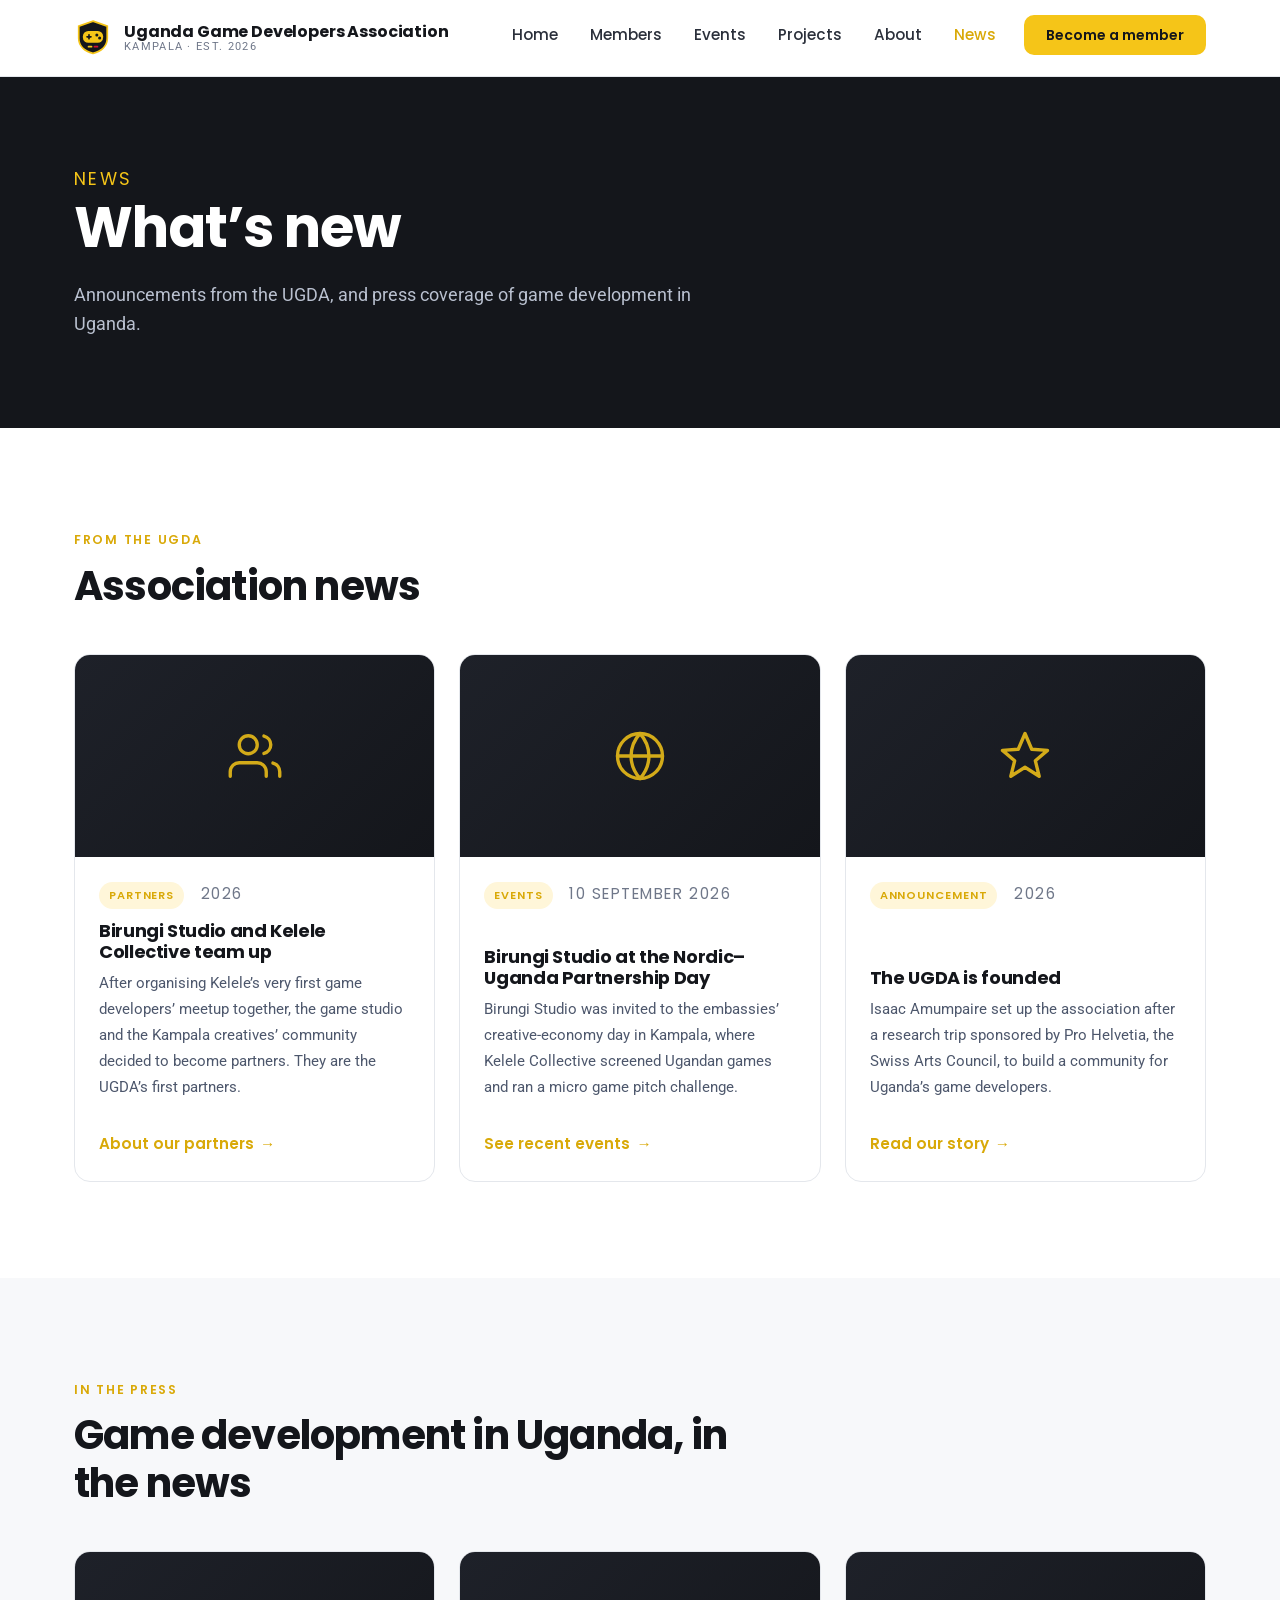
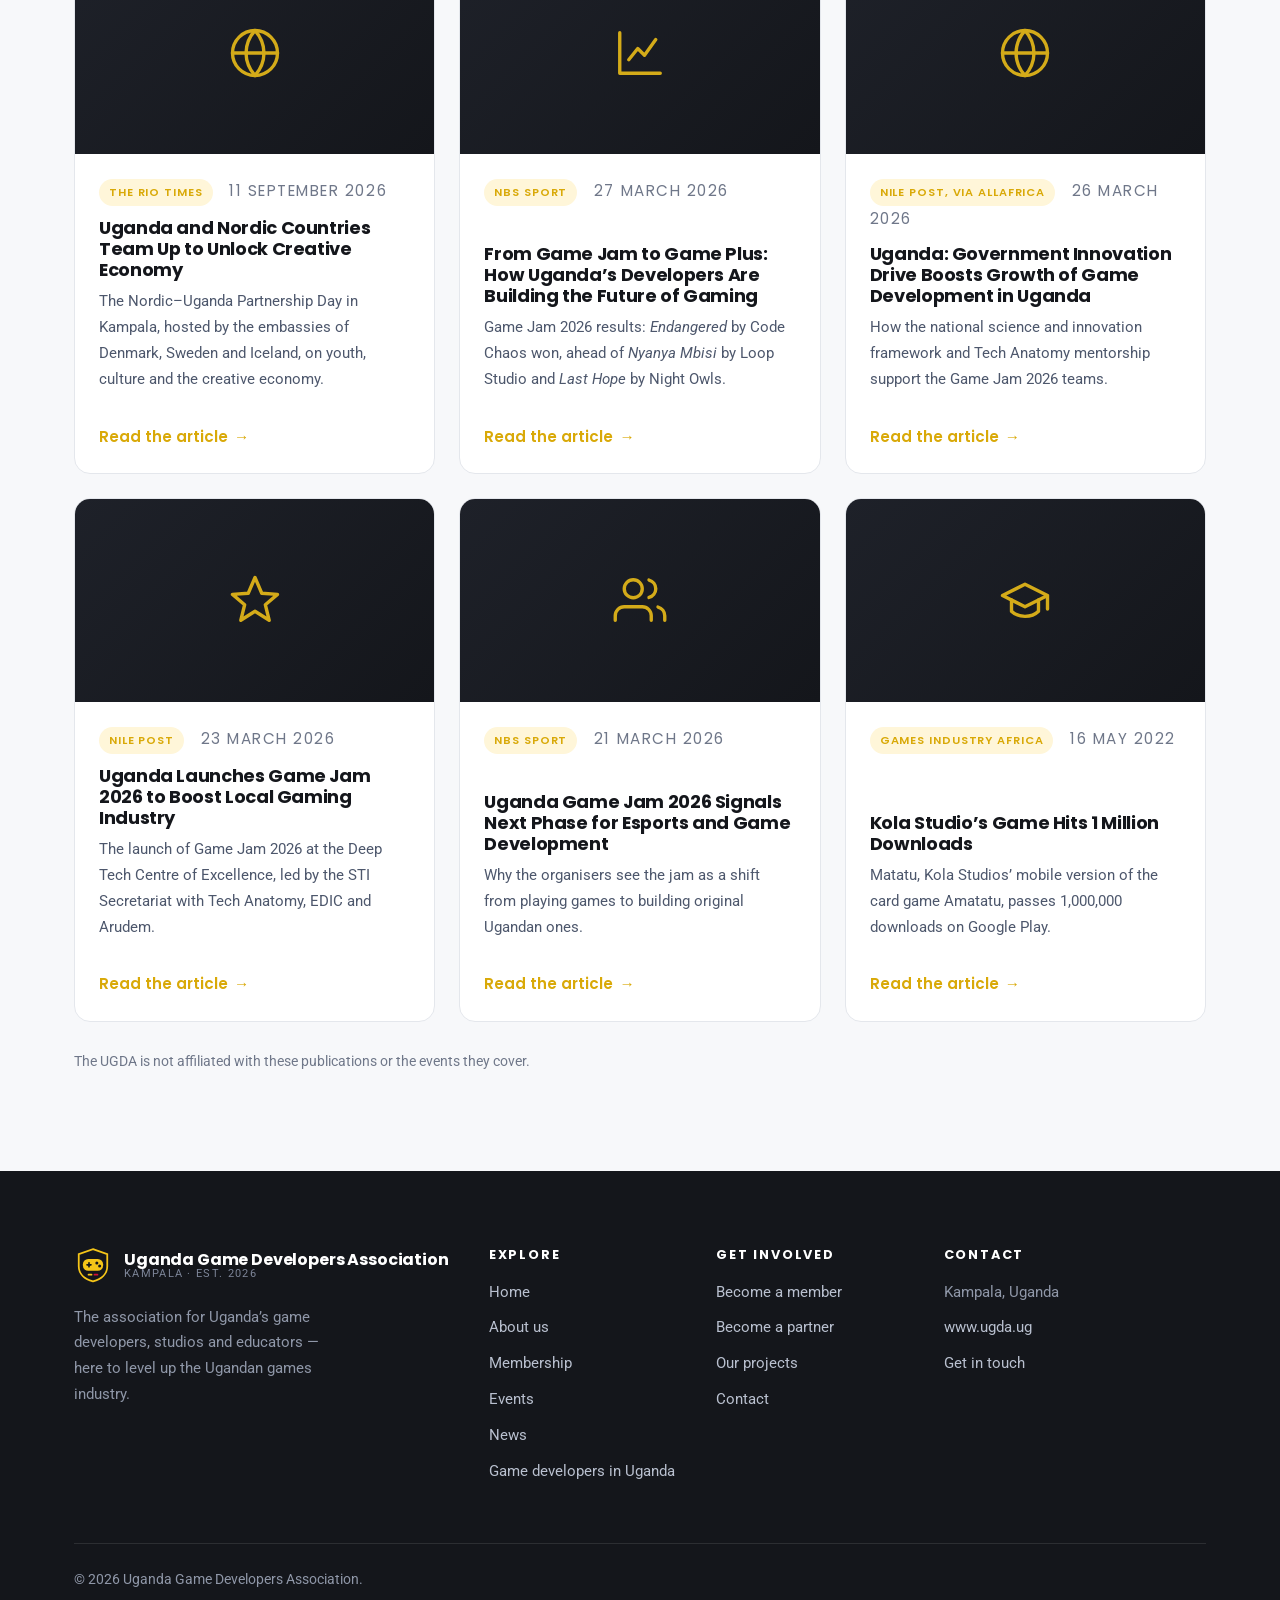
<file: news.html>
<!DOCTYPE html>
<html lang="en">
<head>
  <meta charset="utf-8">
  <meta name="viewport" content="width=device-width, initial-scale=1">
  <title>News — Uganda Game Developers Association</title>
  <meta name="description" content="News from the Uganda Game Developers Association, and recent press coverage of game development in Uganda.">
  <link rel="canonical" href="https://www.ugda.ug/news.html">
  <meta name="robots" content="index, follow, max-image-preview:large, max-snippet:-1">

  <meta property="og:type" content="website">
  <meta property="og:site_name" content="Uganda Game Developers Association">
  <meta property="og:url" content="https://www.ugda.ug/news.html">
  <meta property="og:title" content="News — Uganda Game Developers Association">
  <meta property="og:description" content="News from the Uganda Game Developers Association, and recent press coverage of game development in Uganda.">
  <meta property="og:image" content="https://www.ugda.ug/assets/og-image.png">
  <meta property="og:image:width" content="1200">
  <meta property="og:image:height" content="630">
  <meta property="og:image:alt" content="Uganda Game Developers Association (UGDA), www.ugda.ug">
  <meta name="twitter:card" content="summary_large_image">

  <link rel="icon" href="assets/favicon.svg" type="image/svg+xml">
  <link rel="apple-touch-icon" href="assets/apple-touch-icon.png">
  <link rel="preconnect" href="https://fonts.googleapis.com">
  <link rel="preconnect" href="https://fonts.gstatic.com" crossorigin>
  <link href="https://fonts.googleapis.com/css2?family=Poppins:wght@500;600;700&family=Roboto:wght@400;500&display=swap" rel="stylesheet">
  <link rel="stylesheet" href="css/styles.css">
  <script>document.documentElement.className += ' js';</script>
  <script type="application/ld+json">
{
  "@context": "https://schema.org",
  "@graph": [
    {
      "@type": "WebPage",
      "@id": "https://www.ugda.ug/news.html#webpage",
      "url": "https://www.ugda.ug/news.html",
      "name": "News — Uganda Game Developers Association",
      "description": "News from the Uganda Game Developers Association, and recent press coverage of game development in Uganda.",
      "isPartOf": {
        "@id": "https://www.ugda.ug/#website"
      },
      "about": {
        "@id": "https://www.ugda.ug/#organization"
      },
      "inLanguage": "en",
      "dateModified": "2026-11-12"
    },
    {
      "@type": "Organization",
      "@id": "https://www.ugda.ug/#organization",
      "name": "Uganda Game Developers Association",
      "url": "https://www.ugda.ug/"
    }
  ]
}
  </script>
</head>
<body>
<a class="skip-link" href="#main">Skip to content</a>
<header class="site-header">
  <div class="wrap site-header__inner">
    <a class="brand" href="./">
      <img class="brand__mark" src="assets/logo.svg" alt="" width="38" height="38">
      <span class="brand__text">
        <span class="brand__name">Uganda Game Developers Association</span>
        <span class="brand__sub">Kampala &middot; Est. 2026</span>
      </span>
    </a>

    <button class="nav-toggle" type="button" aria-expanded="false" aria-controls="primary-nav" aria-label="Toggle menu">
      <span class="nav-toggle__bars"></span>
    </button>

    <nav class="nav" id="primary-nav" aria-label="Primary">
      <ul class="nav__list">
        <li><a class="nav__link" href="./">Home</a></li>
        <li><a class="nav__link" href="members.html">Members</a></li>
        <li><a class="nav__link" href="events.html">Events</a></li>
        <li><a class="nav__link" href="projects.html">Projects</a></li>
        <li><a class="nav__link" href="about.html">About</a></li>
        <li><a class="nav__link" href="news.html">News</a></li>
        <li class="nav__cta"><a class="btn btn--primary btn--sm" href="contact.html">Become a member</a></li>
      </ul>
    </nav>
  </div>
</header>
<main id="main">
  <section class="page-hero">
    <div class="wrap">
      <p class="breadcrumb">News</p>
      <h1>What&rsquo;s new</h1>
      <p>Announcements from the UGDA, and press coverage of game development in Uganda.</p>
    </div>
  </section>

  <section class="section">
    <div class="wrap">
      <div class="section-head reveal">
        <span class="eyebrow">From the UGDA</span>
        <h2>Association news</h2>
      </div>
      <div class="grid grid--3">
        <article class="post reveal">
          <div class="post__thumb"><svg viewBox="0 0 24 24" fill="none" stroke="#f5c518" stroke-width="1.5" stroke-linecap="round" stroke-linejoin="round"><path d="M17 21v-2a4 4 0 0 0-4-4H5a4 4 0 0 0-4 4v2"/><circle cx="9" cy="7" r="4"/><path d="M23 21v-2a4 4 0 0 0-3-3.87M16 3.13a4 4 0 0 1 0 7.75"/></svg></div>
          <div class="post__body">
            <p class="post__meta"><span class="tag">Partners</span> &nbsp; 2026</p>
            <h3>Birungi Studio and Kelele Collective team up</h3>
            <p>After organising Kelele&rsquo;s very first game developers&rsquo; meetup together, the game studio and the Kampala creatives&rsquo; community decided to become partners. They are the UGDA&rsquo;s first partners.</p>
            <a class="arrow-link" href="about.html#partners">About our partners</a>
          </div>
        </article>
        <article class="post reveal">
          <div class="post__thumb"><svg viewBox="0 0 24 24" fill="none" stroke="#f5c518" stroke-width="1.5" stroke-linecap="round" stroke-linejoin="round"><circle cx="12" cy="12" r="10"/><path d="M2 12h20M12 2a15.3 15.3 0 0 1 4 10 15.3 15.3 0 0 1-4 10 15.3 15.3 0 0 1-4-10 15.3 15.3 0 0 1 4-10z"/></svg></div>
          <div class="post__body">
            <p class="post__meta"><span class="tag">Events</span> &nbsp; 10 September 2026</p>
            <h3>Birungi Studio at the Nordic&ndash;Uganda Partnership Day</h3>
            <p>Birungi Studio was invited to the embassies&rsquo; creative-economy day in Kampala, where Kelele Collective screened Ugandan games and ran a micro game pitch challenge.</p>
            <a class="arrow-link" href="events.html">See recent events</a>
          </div>
        </article>
        <article class="post reveal">
          <div class="post__thumb"><svg viewBox="0 0 24 24" fill="none" stroke="#f5c518" stroke-width="1.5" stroke-linecap="round" stroke-linejoin="round"><path d="M12 2 15 9l7 .5-5.4 4.6 1.7 6.9L12 17l-6.3 4 1.7-6.9L2 9.5 9 9z"/></svg></div>
          <div class="post__body">
            <p class="post__meta"><span class="tag">Announcement</span> &nbsp; 2026</p>
            <h3>The UGDA is founded</h3>
            <p>Isaac Amumpaire set up the association after a research trip sponsored by Pro Helvetia, the Swiss Arts Council, to build a community for Uganda&rsquo;s game developers.</p>
            <a class="arrow-link" href="about.html#story">Read our story</a>
          </div>
        </article>
      </div>
    </div>
  </section>

  <section class="section section--paper">
    <div class="wrap">
      <div class="section-head reveal">
        <span class="eyebrow">In the press</span>
        <h2>Game development in Uganda, in the news</h2>
      </div>
      <div class="grid grid--3">
        <article class="post reveal">
          <div class="post__thumb"><svg viewBox="0 0 24 24" fill="none" stroke="#f5c518" stroke-width="1.5" stroke-linecap="round" stroke-linejoin="round"><circle cx="12" cy="12" r="10"/><path d="M2 12h20M12 2a15.3 15.3 0 0 1 4 10 15.3 15.3 0 0 1-4 10 15.3 15.3 0 0 1-4-10 15.3 15.3 0 0 1 4-10z"/></svg></div>
          <div class="post__body">
            <p class="post__meta"><span class="tag">The Rio Times</span> &nbsp; 11 September 2026</p>
            <h3>Uganda and Nordic Countries Team Up to Unlock Creative Economy</h3>
            <p>The Nordic&ndash;Uganda Partnership Day in Kampala, hosted by the embassies of Denmark, Sweden and Iceland, on youth, culture and the creative economy.</p>
            <a class="arrow-link" href="https://www.riotimesonline.com/uganda-nordics-creative-economy-partnership-2026/" rel="noopener" target="_blank">Read the article</a>
          </div>
        </article>
        <article class="post reveal">
          <div class="post__thumb"><svg viewBox="0 0 24 24" fill="none" stroke="#f5c518" stroke-width="1.5" stroke-linecap="round" stroke-linejoin="round"><path d="M3 3v18h18"/><path d="M7 15l4-5 3 3 5-7"/></svg></div>
          <div class="post__body">
            <p class="post__meta"><span class="tag">NBS Sport</span> &nbsp; 27 March 2026</p>
            <h3>From Game Jam to Game Plus: How Uganda’s Developers Are Building the Future of Gaming</h3>
            <p>Game Jam 2026 results: <em>Endangered</em> by Code Chaos won, ahead of <em>Nyanya Mbisi</em> by Loop Studio and <em>Last Hope</em> by Night Owls.</p>
            <a class="arrow-link" href="https://nbssport.co.ug/2026/03/27/from-game-jam-to-game-plus-how-ugandas-developers-are-building-the-future-of-gaming/" rel="noopener" target="_blank">Read the article</a>
          </div>
        </article>
        <article class="post reveal">
          <div class="post__thumb"><svg viewBox="0 0 24 24" fill="none" stroke="#f5c518" stroke-width="1.5" stroke-linecap="round" stroke-linejoin="round"><circle cx="12" cy="12" r="10"/><path d="M2 12h20M12 2a15.3 15.3 0 0 1 4 10 15.3 15.3 0 0 1-4 10 15.3 15.3 0 0 1-4-10 15.3 15.3 0 0 1 4-10z"/></svg></div>
          <div class="post__body">
            <p class="post__meta"><span class="tag">Nile Post, via AllAfrica</span> &nbsp; 26 March 2026</p>
            <h3>Uganda: Government Innovation Drive Boosts Growth of Game Development in Uganda</h3>
            <p>How the national science and innovation framework and Tech Anatomy mentorship support the Game Jam 2026 teams.</p>
            <a class="arrow-link" href="https://allafrica.com/stories/202603270274.html" rel="noopener" target="_blank">Read the article</a>
          </div>
        </article>
        <article class="post reveal">
          <div class="post__thumb"><svg viewBox="0 0 24 24" fill="none" stroke="#f5c518" stroke-width="1.5" stroke-linecap="round" stroke-linejoin="round"><path d="M12 2 15 9l7 .5-5.4 4.6 1.7 6.9L12 17l-6.3 4 1.7-6.9L2 9.5 9 9z"/></svg></div>
          <div class="post__body">
            <p class="post__meta"><span class="tag">Nile Post</span> &nbsp; 23 March 2026</p>
            <h3>Uganda Launches Game Jam 2026 to Boost Local Gaming Industry</h3>
            <p>The launch of Game Jam 2026 at the Deep Tech Centre of Excellence, led by the STI Secretariat with Tech Anatomy, EDIC and Arudem.</p>
            <a class="arrow-link" href="https://nilepost.co.ug/gaming%20industry/329593/uganda-launches-game-jam-2026-to-boost-local-gaming-industry" rel="noopener" target="_blank">Read the article</a>
          </div>
        </article>
        <article class="post reveal">
          <div class="post__thumb"><svg viewBox="0 0 24 24" fill="none" stroke="#f5c518" stroke-width="1.5" stroke-linecap="round" stroke-linejoin="round"><path d="M17 21v-2a4 4 0 0 0-4-4H5a4 4 0 0 0-4 4v2"/><circle cx="9" cy="7" r="4"/><path d="M23 21v-2a4 4 0 0 0-3-3.87M16 3.13a4 4 0 0 1 0 7.75"/></svg></div>
          <div class="post__body">
            <p class="post__meta"><span class="tag">NBS Sport</span> &nbsp; 21 March 2026</p>
            <h3>Uganda Game Jam 2026 Signals Next Phase for Esports and Game Development</h3>
            <p>Why the organisers see the jam as a shift from playing games to building original Ugandan ones.</p>
            <a class="arrow-link" href="https://nbssport.co.ug/2026/03/21/uganda-game-jam-2026-signals-next-phase-for-esports-and-game-development/" rel="noopener" target="_blank">Read the article</a>
          </div>
        </article>
        <article class="post reveal">
          <div class="post__thumb"><svg viewBox="0 0 24 24" fill="none" stroke="#f5c518" stroke-width="1.5" stroke-linecap="round" stroke-linejoin="round"><path d="M22 10v6M2 10l10-5 10 5-10 5z"/><path d="M6 12v5c3 3 9 3 12 0v-5"/></svg></div>
          <div class="post__body">
            <p class="post__meta"><span class="tag">Games Industry Africa</span> &nbsp; 16 May 2022</p>
            <h3>Kola Studio’s Game Hits 1 Million Downloads</h3>
            <p>Matatu, Kola Studios&rsquo; mobile version of the card game Amatatu, passes 1,000,000 downloads on Google Play.</p>
            <a class="arrow-link" href="https://gamesindustryafrica.com/2022/05/16/kola-studios-game-hits-1-million-downloads/" rel="noopener" target="_blank">Read the article</a>
          </div>
        </article>
      </div>
      <p style="margin-top:28px;color:var(--muted);font-size:.9rem">
        The UGDA is not affiliated with these publications or the events they cover.
      </p>
    </div>
  </section>
</main>
<footer class="site-footer">
  <div class="wrap">
    <div class="footer-grid">
      <div class="footer-about">
        <a class="brand" href="./">
          <img class="brand__mark" src="assets/logo.svg" alt="" width="38" height="38">
          <span class="brand__text">
            <span class="brand__name">Uganda Game Developers Association</span>
            <span class="brand__sub">Kampala &middot; Est. 2026</span>
          </span>
        </a>
        <p>The association for Uganda&rsquo;s game developers, studios and educators &mdash; here to level up the Ugandan games industry.</p>
      </div>

      <div class="footer-col">
        <h4>Explore</h4>
        <ul>
          <li><a href="./">Home</a></li>
          <li><a href="about.html">About us</a></li>
          <li><a href="members.html">Membership</a></li>
          <li><a href="events.html">Events</a></li>
          <li><a href="news.html">News</a></li>
          <li><a href="game-developers-in-uganda.html">Game developers in Uganda</a></li>
        </ul>
      </div>

      <div class="footer-col">
        <h4>Get involved</h4>
        <ul>
          <li><a href="contact.html">Become a member</a></li>
          <li><a href="contact.html">Become a partner</a></li>
          <li><a href="projects.html">Our projects</a></li>
          <li><a href="contact.html">Contact</a></li>
        </ul>
      </div>

      <div class="footer-col">
        <h4>Contact</h4>
        <ul>
          <li>Kampala, Uganda</li>
          <li><a href="https://www.ugda.ug/">www.ugda.ug</a></li>
          <li><a href="contact.html">Get in touch</a></li>
        </ul>
      </div>
    </div>

    <div class="footer-bottom">
      <span>&copy; <span data-year>2026</span> Uganda Game Developers Association.</span>
    </div>
  </div>
</footer>

<button class="to-top" type="button" aria-label="Back to top">
  <svg viewBox="0 0 24 24" width="18" height="18" fill="none" stroke="currentColor" stroke-width="2.5" stroke-linecap="round" stroke-linejoin="round"><path d="M12 19V5M5 12l7-7 7 7"/></svg>
</button>

<script src="js/main.js"></script>
</body>
</html>
</file>
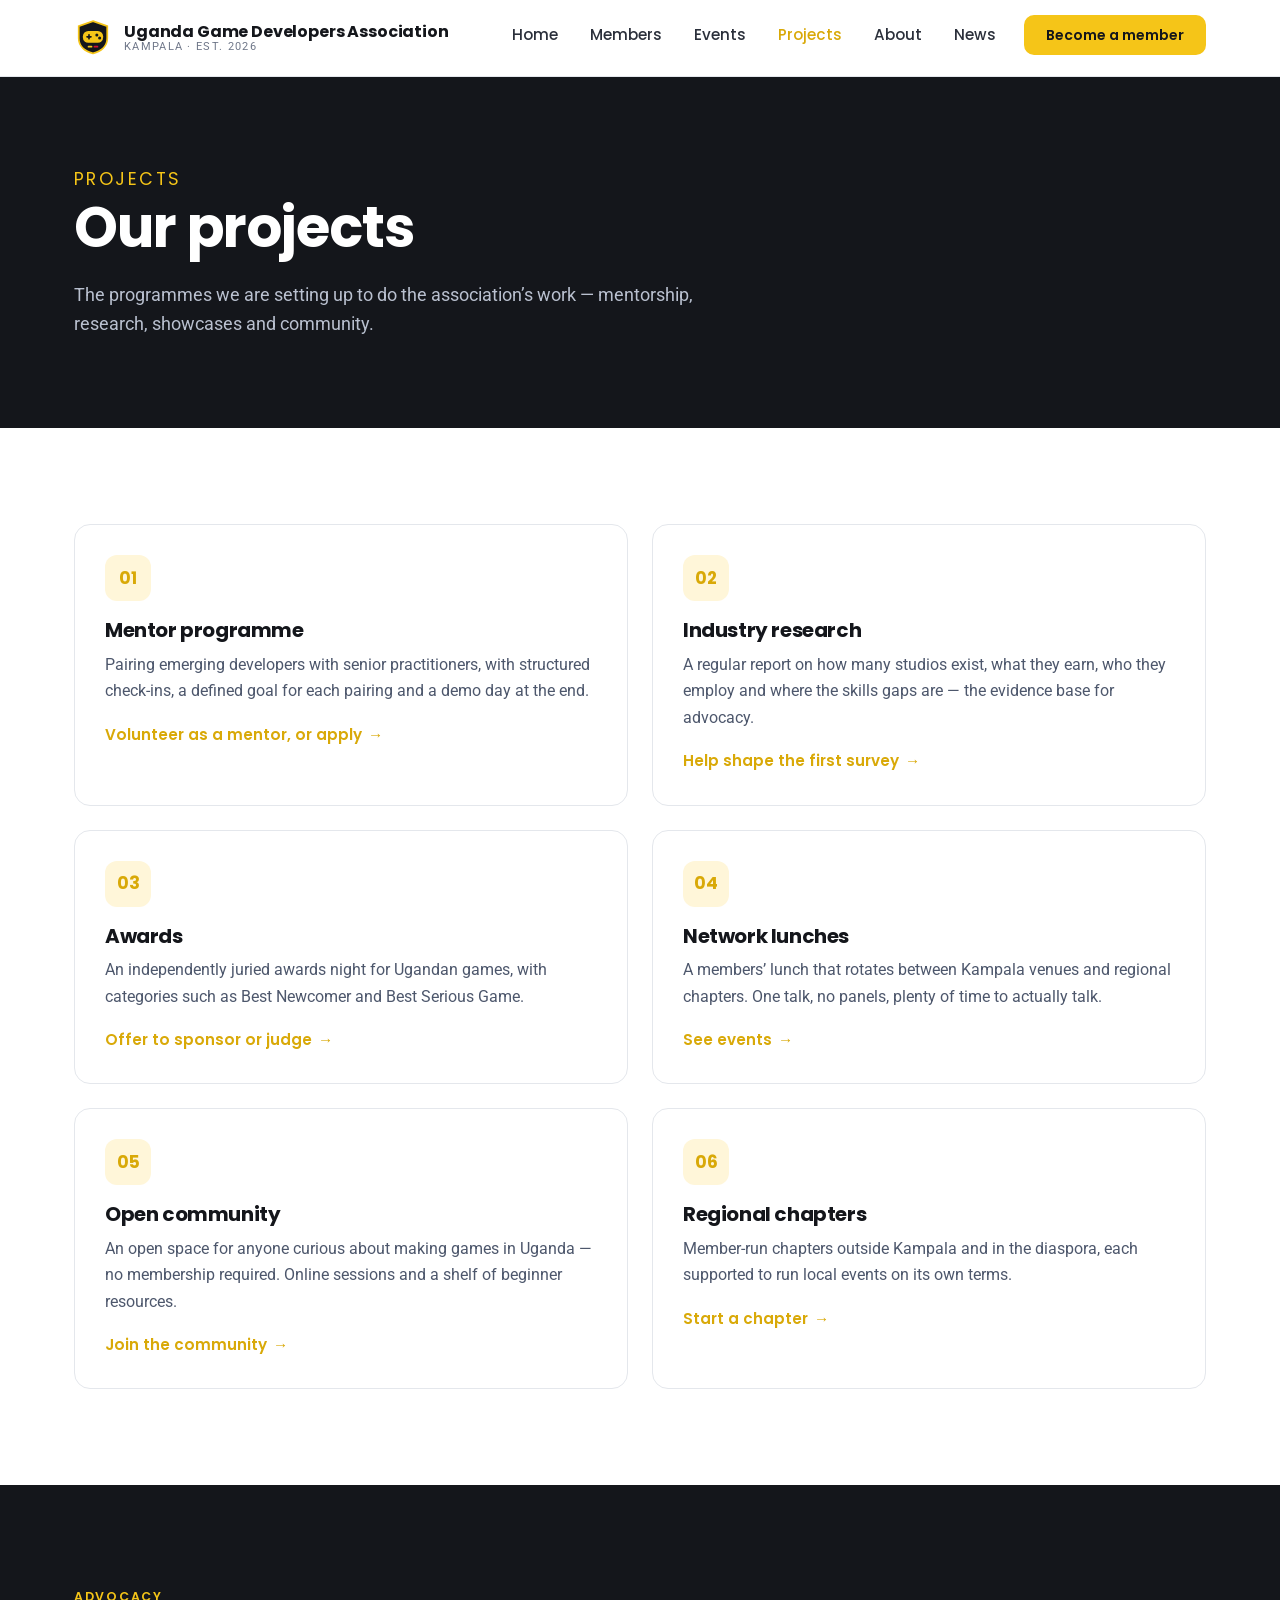
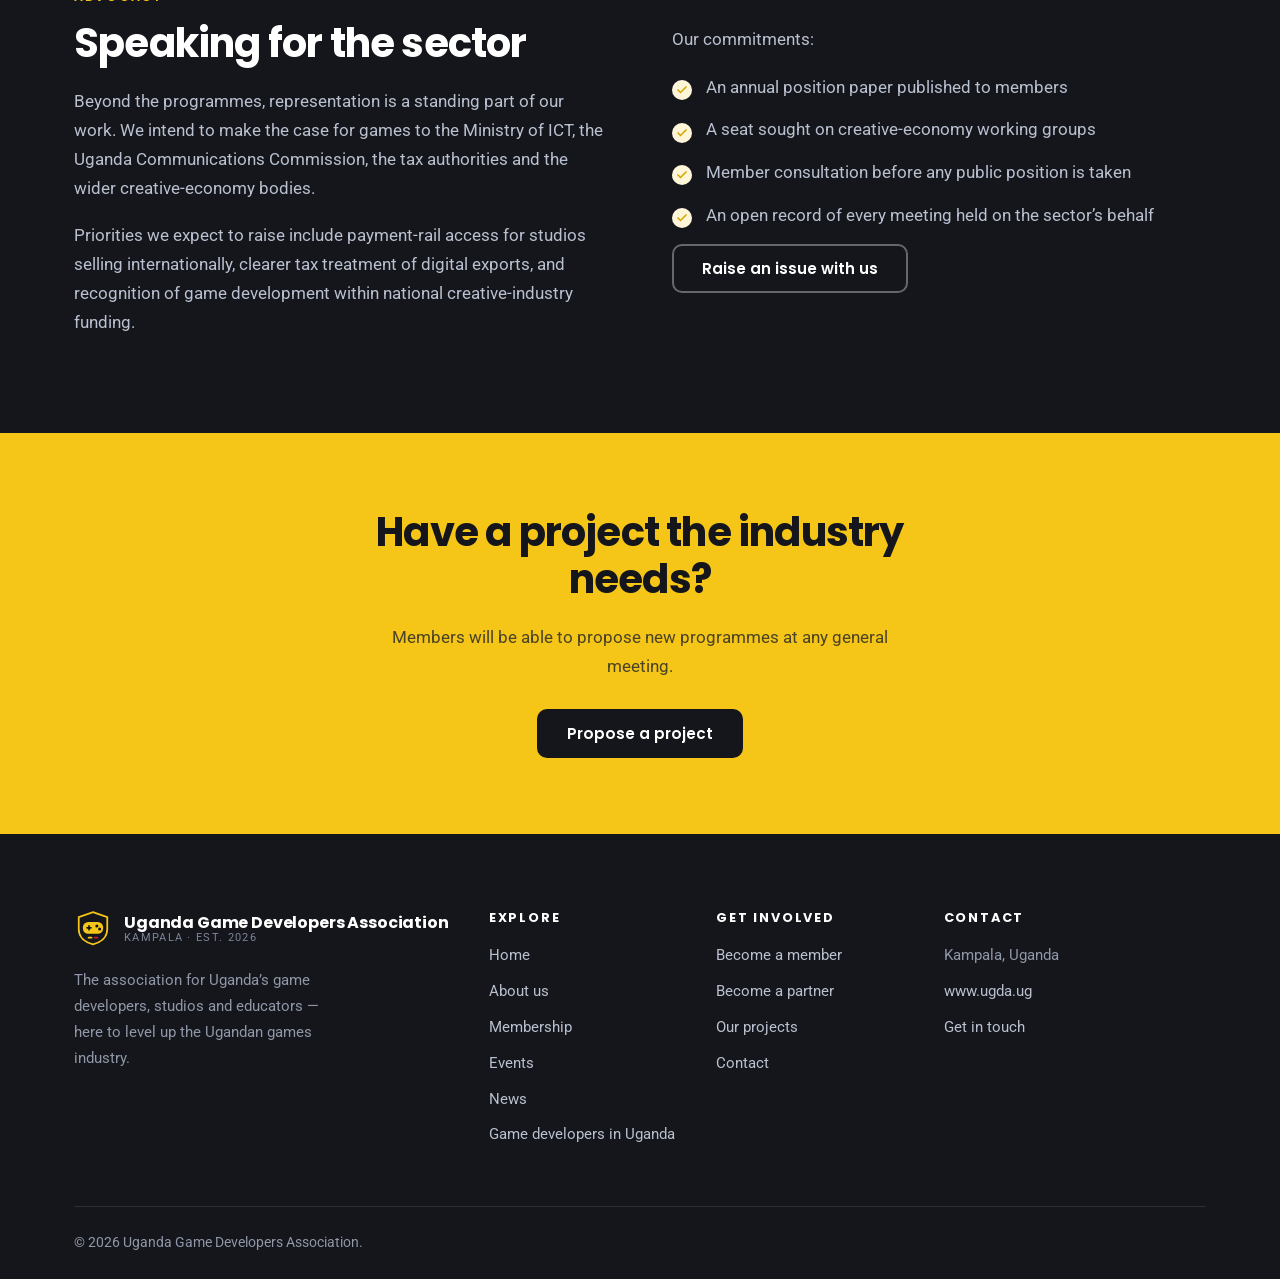
<file: projects.html>
<!DOCTYPE html>
<html lang="en">
<head>
  <meta charset="utf-8">
  <meta name="viewport" content="width=device-width, initial-scale=1">
  <title>Projects — Uganda Game Developers Association</title>
  <meta name="description" content="Programmes the UGDA is setting up for game developers in Uganda: mentorship, industry research, awards, network events, an open community and regional chapters.">
  <link rel="canonical" href="https://www.ugda.ug/projects.html">
  <meta name="robots" content="index, follow, max-image-preview:large, max-snippet:-1">

  <meta property="og:type" content="website">
  <meta property="og:site_name" content="Uganda Game Developers Association">
  <meta property="og:url" content="https://www.ugda.ug/projects.html">
  <meta property="og:title" content="Projects — Uganda Game Developers Association">
  <meta property="og:description" content="Programmes the UGDA is setting up for game developers in Uganda: mentorship, industry research, awards, network events, an open community and regional chapters.">
  <meta property="og:image" content="https://www.ugda.ug/assets/og-image.png">
  <meta property="og:image:width" content="1200">
  <meta property="og:image:height" content="630">
  <meta property="og:image:alt" content="Uganda Game Developers Association (UGDA), www.ugda.ug">
  <meta name="twitter:card" content="summary_large_image">

  <link rel="icon" href="assets/favicon.svg" type="image/svg+xml">
  <link rel="apple-touch-icon" href="assets/apple-touch-icon.png">
  <link rel="preconnect" href="https://fonts.googleapis.com">
  <link rel="preconnect" href="https://fonts.gstatic.com" crossorigin>
  <link href="https://fonts.googleapis.com/css2?family=Poppins:wght@500;600;700&family=Roboto:wght@400;500&display=swap" rel="stylesheet">
  <link rel="stylesheet" href="css/styles.css">
  <script>document.documentElement.className += ' js';</script>
  <script type="application/ld+json">
{
  "@context": "https://schema.org",
  "@graph": [
    {
      "@type": "WebPage",
      "@id": "https://www.ugda.ug/projects.html#webpage",
      "url": "https://www.ugda.ug/projects.html",
      "name": "Projects — Uganda Game Developers Association",
      "description": "Programmes the UGDA is setting up for game developers in Uganda: mentorship, industry research, awards, network events, an open community and regional chapters.",
      "isPartOf": {
        "@id": "https://www.ugda.ug/#website"
      },
      "about": {
        "@id": "https://www.ugda.ug/#organization"
      },
      "inLanguage": "en",
      "dateModified": "2026-11-12"
    },
    {
      "@type": "Organization",
      "@id": "https://www.ugda.ug/#organization",
      "name": "Uganda Game Developers Association",
      "url": "https://www.ugda.ug/"
    }
  ]
}
  </script>
</head>
<body>
<a class="skip-link" href="#main">Skip to content</a>
<header class="site-header">
  <div class="wrap site-header__inner">
    <a class="brand" href="./">
      <img class="brand__mark" src="assets/logo.svg" alt="" width="38" height="38">
      <span class="brand__text">
        <span class="brand__name">Uganda Game Developers Association</span>
        <span class="brand__sub">Kampala &middot; Est. 2026</span>
      </span>
    </a>

    <button class="nav-toggle" type="button" aria-expanded="false" aria-controls="primary-nav" aria-label="Toggle menu">
      <span class="nav-toggle__bars"></span>
    </button>

    <nav class="nav" id="primary-nav" aria-label="Primary">
      <ul class="nav__list">
        <li><a class="nav__link" href="./">Home</a></li>
        <li><a class="nav__link" href="members.html">Members</a></li>
        <li><a class="nav__link" href="events.html">Events</a></li>
        <li><a class="nav__link" href="projects.html">Projects</a></li>
        <li><a class="nav__link" href="about.html">About</a></li>
        <li><a class="nav__link" href="news.html">News</a></li>
        <li class="nav__cta"><a class="btn btn--primary btn--sm" href="contact.html">Become a member</a></li>
      </ul>
    </nav>
  </div>
</header>
<main id="main">
  <section class="page-hero">
    <div class="wrap">
      <p class="breadcrumb">Projects</p>
      <h1>Our projects</h1>
      <p>The programmes we are setting up to do the association&rsquo;s work &mdash; mentorship, research, showcases and community.</p>
    </div>
  </section>

  <section class="section">
    <div class="wrap">
      <div class="grid grid--2">
        <article class="card card--hover reveal">
          <span class="card__num">01</span>
          <h3>Mentor programme</h3>
          <p>Pairing emerging developers with senior practitioners, with structured check-ins, a defined goal for each pairing and a demo day at the end.</p>
          <p><a class="arrow-link" href="contact.html">Volunteer as a mentor, or apply</a></p>
        </article>

        <article class="card card--hover reveal">
          <span class="card__num">02</span>
          <h3>Industry research</h3>
          <p>A regular report on how many studios exist, what they earn, who they employ and where the skills gaps are &mdash; the evidence base for advocacy.</p>
          <p><a class="arrow-link" href="contact.html">Help shape the first survey</a></p>
        </article>

        <article class="card card--hover reveal">
          <span class="card__num">03</span>
          <h3>Awards</h3>
          <p>An independently juried awards night for Ugandan games, with categories such as Best Newcomer and Best Serious Game.</p>
          <p><a class="arrow-link" href="contact.html">Offer to sponsor or judge</a></p>
        </article>

        <article class="card card--hover reveal">
          <span class="card__num">04</span>
          <h3>Network lunches</h3>
          <p>A members&rsquo; lunch that rotates between Kampala venues and regional chapters. One talk, no panels, plenty of time to actually talk.</p>
          <p><a class="arrow-link" href="events.html">See events</a></p>
        </article>

        <article class="card card--hover reveal">
          <span class="card__num">05</span>
          <h3>Open community</h3>
          <p>An open space for anyone curious about making games in Uganda &mdash; no membership required. Online sessions and a shelf of beginner resources.</p>
          <p><a class="arrow-link" href="contact.html">Join the community</a></p>
        </article>

        <article class="card card--hover reveal">
          <span class="card__num">06</span>
          <h3>Regional chapters</h3>
          <p>Member-run chapters outside Kampala and in the diaspora, each supported to run local events on its own terms.</p>
          <p><a class="arrow-link" href="contact.html">Start a chapter</a></p>
        </article>
      </div>
    </div>
  </section>

  <section class="section section--ink">
    <div class="wrap split">
      <div class="reveal">
        <span class="eyebrow">Advocacy</span>
        <h2>Speaking for the sector</h2>
        <p>
          Beyond the programmes, representation is a standing part of our work. We intend to
          make the case for games to the Ministry of ICT, the Uganda Communications Commission,
          the tax authorities and the wider creative-economy bodies.
        </p>
        <p>
          Priorities we expect to raise include payment-rail access for studios selling
          internationally, clearer tax treatment of digital exports, and recognition of game
          development within national creative-industry funding.
        </p>
      </div>
      <div class="reveal">
        <p>Our commitments:</p>
        <ul class="checklist">
          <li>An annual position paper published to members</li>
          <li>A seat sought on creative-economy working groups</li>
          <li>Member consultation before any public position is taken</li>
          <li>An open record of every meeting held on the sector&rsquo;s behalf</li>
        </ul>
        <a class="btn btn--onink" href="contact.html">Raise an issue with us</a>
      </div>
    </div>
  </section>

  <section class="cta-band">
    <div class="wrap">
      <h2>Have a project the industry needs?</h2>
      <p>Members will be able to propose new programmes at any general meeting.</p>
      <a class="btn btn--primary" href="contact.html">Propose a project</a>
    </div>
  </section>
</main>
<footer class="site-footer">
  <div class="wrap">
    <div class="footer-grid">
      <div class="footer-about">
        <a class="brand" href="./">
          <img class="brand__mark" src="assets/logo.svg" alt="" width="38" height="38">
          <span class="brand__text">
            <span class="brand__name">Uganda Game Developers Association</span>
            <span class="brand__sub">Kampala &middot; Est. 2026</span>
          </span>
        </a>
        <p>The association for Uganda&rsquo;s game developers, studios and educators &mdash; here to level up the Ugandan games industry.</p>
      </div>

      <div class="footer-col">
        <h4>Explore</h4>
        <ul>
          <li><a href="./">Home</a></li>
          <li><a href="about.html">About us</a></li>
          <li><a href="members.html">Membership</a></li>
          <li><a href="events.html">Events</a></li>
          <li><a href="news.html">News</a></li>
          <li><a href="game-developers-in-uganda.html">Game developers in Uganda</a></li>
        </ul>
      </div>

      <div class="footer-col">
        <h4>Get involved</h4>
        <ul>
          <li><a href="contact.html">Become a member</a></li>
          <li><a href="contact.html">Become a partner</a></li>
          <li><a href="projects.html">Our projects</a></li>
          <li><a href="contact.html">Contact</a></li>
        </ul>
      </div>

      <div class="footer-col">
        <h4>Contact</h4>
        <ul>
          <li>Kampala, Uganda</li>
          <li><a href="https://www.ugda.ug/">www.ugda.ug</a></li>
          <li><a href="contact.html">Get in touch</a></li>
        </ul>
      </div>
    </div>

    <div class="footer-bottom">
      <span>&copy; <span data-year>2026</span> Uganda Game Developers Association.</span>
    </div>
  </div>
</footer>

<button class="to-top" type="button" aria-label="Back to top">
  <svg viewBox="0 0 24 24" width="18" height="18" fill="none" stroke="currentColor" stroke-width="2.5" stroke-linecap="round" stroke-linejoin="round"><path d="M12 19V5M5 12l7-7 7 7"/></svg>
</button>

<script src="js/main.js"></script>
</body>
</html>
</file>
<file: css/styles.css>
/* ==========================================================================
   Uganda Game Developers Association — design system
   Palette derives from the national flag: black, gold, red.
   ========================================================================== */

:root {
  /* Brand */
  --gold:        #f5c518;
  --gold-dark:   #d9a908;
  --gold-soft:   #fff6d9;
  --red:         #d21034;
  --red-dark:    #a60d29;

  /* Neutrals */
  --ink:         #14161b;
  --ink-2:       #1e2129;
  --ink-3:       #2b303b;
  --slate:       #4d576c;
  --muted:       #6f7789;
  --line:        #e4e7ec;
  --paper:       #ffffff;
  --paper-2:     #f7f8fa;

  /* Type */
  --font-head: 'Poppins', 'Segoe UI', Arial, sans-serif;
  --font-body: 'Roboto', 'Segoe UI', Arial, Helvetica, sans-serif;

  /* Layout */
  --wrap: 1180px;
  --gutter: 24px;
  --radius: 10px;
  --radius-lg: 16px;
  --shadow: 0 1px 2px rgba(20, 22, 27, .06), 0 8px 24px rgba(20, 22, 27, .08);
  --shadow-lg: 0 2px 4px rgba(20, 22, 27, .06), 0 18px 48px rgba(20, 22, 27, .14);
  --header-h: 76px;
}

/* --------------------------------------------------------------- reset -- */
*, *::before, *::after { box-sizing: border-box; }

html { scroll-behavior: smooth; }

body {
  margin: 0;
  font-family: var(--font-body);
  font-size: 17px;
  line-height: 1.7;
  color: var(--slate);
  background: var(--paper);
  -webkit-font-smoothing: antialiased;
}

h1, h2, h3, h4, h5 {
  font-family: var(--font-head);
  font-weight: 700;
  line-height: 1.18;
  color: var(--ink);
  margin: 0 0 .5em;
  letter-spacing: -.02em;
}

h1 { font-size: clamp(2.2rem, 5vw, 3.5rem); }
h2 { font-size: clamp(1.75rem, 3.4vw, 2.5rem); }
h3 { font-size: 1.25rem; }
h4 { font-size: 1.05rem; }

p { margin: 0 0 1.1em; }
p:last-child { margin-bottom: 0; }

a { color: var(--ink); text-decoration: none; transition: color .18s ease; }
a:hover { color: var(--gold-dark); }

img, svg { max-width: 100%; height: auto; display: block; }

ul { margin: 0 0 1.1em; padding-left: 1.2em; }
li { margin-bottom: .4em; }

:focus-visible {
  outline: 3px solid var(--gold);
  outline-offset: 3px;
  border-radius: 4px;
}

/* -------------------------------------------------------------- layout -- */
.wrap {
  width: 100%;
  max-width: var(--wrap);
  margin-inline: auto;
  padding-inline: var(--gutter);
}

.section { padding: clamp(56px, 8vw, 96px) 0; }
.section--tight { padding: clamp(40px, 5vw, 64px) 0; }
.section--paper { background: var(--paper-2); }
.section--ink { background: var(--ink); color: #b9c0cf; }
.section--ink h2, .section--ink h3, .section--ink h4 { color: #fff; }

.section-head { max-width: 720px; margin-bottom: 44px; }
.section-head--center { margin-inline: auto; text-align: center; }

.eyebrow {
  display: inline-block;
  font-family: var(--font-head);
  font-weight: 600;
  font-size: .78rem;
  letter-spacing: .14em;
  text-transform: uppercase;
  color: var(--gold-dark);
  margin-bottom: .75rem;
}
.section--ink .eyebrow { color: var(--gold); }

.lead { font-size: 1.12rem; color: var(--muted); }

.grid { display: grid; gap: 24px; }
.grid--2 { grid-template-columns: repeat(2, 1fr); }
.grid--3 { grid-template-columns: repeat(3, 1fr); }
.grid--4 { grid-template-columns: repeat(4, 1fr); }

/* ------------------------------------------------------------- buttons -- */
.btn {
  display: inline-flex;
  align-items: center;
  justify-content: center;
  gap: .5em;
  font-family: var(--font-head);
  font-weight: 600;
  font-size: .95rem;
  line-height: 1;
  padding: 15px 28px;
  border: 2px solid transparent;
  border-radius: var(--radius);
  cursor: pointer;
  transition: transform .16s ease, background .18s ease, color .18s ease, border-color .18s ease;
}
.btn:active { transform: translateY(1px); }

.btn--primary { background: var(--gold); color: var(--ink); border-color: var(--gold); }
.btn--primary:hover { background: var(--gold-dark); border-color: var(--gold-dark); color: var(--ink); }

.btn--ghost { background: transparent; color: var(--ink); border-color: var(--line); }
.btn--ghost:hover { border-color: var(--ink); color: var(--ink); }

.btn--onink { background: transparent; color: #fff; border-color: rgba(255,255,255,.35); }
.btn--onink:hover { background: #fff; color: var(--ink); border-color: #fff; }

.btn--sm { padding: 11px 20px; font-size: .875rem; }

.arrow-link {
  font-family: var(--font-head);
  font-weight: 600;
  font-size: .95rem;
  color: var(--gold-dark);
  display: inline-flex;
  align-items: center;
  gap: .4em;
}
.arrow-link::after { content: "\2192"; transition: transform .18s ease; }
.arrow-link:hover::after { transform: translateX(4px); }

/* -------------------------------------------------------------- header -- */
.site-header {
  position: sticky;
  top: 0;
  z-index: 100;
  background: rgba(255, 255, 255, .94);
  backdrop-filter: blur(10px);
  border-bottom: 1px solid var(--line);
}

.site-header__inner {
  display: flex;
  align-items: center;
  gap: 20px;
  min-height: var(--header-h);
}

.brand { display: flex; align-items: center; gap: 12px; min-width: 0; }
.brand__mark { width: 38px; height: 38px; flex-shrink: 0; }
.brand__text { display: flex; flex-direction: column; line-height: 1.1; min-width: 0; }
.brand__name {
  font-family: var(--font-head);
  font-weight: 700;
  font-size: 1rem;
  color: var(--ink);
  letter-spacing: -.01em;
}
.brand__sub {
  font-size: .68rem;
  letter-spacing: .12em;
  text-transform: uppercase;
  color: var(--muted);
}

.nav { margin-left: auto; }
.nav__list {
  display: flex;
  align-items: center;
  gap: 4px;
  list-style: none;
  margin: 0;
  padding: 0;
}
.nav__link {
  display: block;
  font-family: var(--font-head);
  font-weight: 500;
  font-size: .95rem;
  padding: 10px 14px;
  border-radius: var(--radius);
  color: var(--ink-3);
}
.nav__link:hover { background: var(--paper-2); color: var(--ink); }
.nav__item--active > .nav__link { color: var(--gold-dark); }

.nav__cta { margin-left: 10px; }

.nav-toggle {
  display: none;
  margin-left: auto;
  width: 44px;
  height: 44px;
  align-items: center;
  justify-content: center;
  background: transparent;
  border: 1px solid var(--line);
  border-radius: var(--radius);
  cursor: pointer;
}
.nav-toggle__bars, .nav-toggle__bars::before, .nav-toggle__bars::after {
  display: block;
  width: 20px;
  height: 2px;
  background: var(--ink);
  border-radius: 2px;
  transition: transform .2s ease, opacity .2s ease;
}
.nav-toggle__bars::before, .nav-toggle__bars::after { content: ""; position: absolute; }
.nav-toggle__bars::before { transform: translateY(-6px); }
.nav-toggle__bars::after { transform: translateY(6px); }
.nav-toggle[aria-expanded="true"] .nav-toggle__bars { background: transparent; }
.nav-toggle[aria-expanded="true"] .nav-toggle__bars::before { transform: rotate(45deg); }
.nav-toggle[aria-expanded="true"] .nav-toggle__bars::after { transform: rotate(-45deg); }

/* ---------------------------------------------------------------- hero -- */
.hero {
  position: relative;
  background: var(--ink);
  color: #b9c0cf;
  text-align: center;
  padding: clamp(64px, 10vw, 120px) 0 clamp(56px, 8vw, 100px);
  overflow: hidden;
}
.hero::before {
  content: "";
  position: absolute;
  inset: 0;
  background:
    radial-gradient(58% 42% at 50% 0%, rgba(245, 197, 24, .16), transparent 70%),
    radial-gradient(40% 34% at 84% 100%, rgba(210, 16, 52, .18), transparent 70%);
  pointer-events: none;
}
.hero > .wrap { position: relative; }
.hero__mark { width: 86px; height: 86px; margin: 0 auto 28px; }
.hero h1 { color: #fff; max-width: 15ch; margin-inline: auto; }
.hero__text {
  max-width: 60ch;
  margin: 20px auto 34px;
  font-size: 1.14rem;
  color: #b9c0cf;
}
.hero__actions { display: flex; flex-wrap: wrap; gap: 14px; justify-content: center; }
.hero__meta {
  margin-top: 42px;
  font-family: var(--font-head);
  font-size: .78rem;
  letter-spacing: .16em;
  text-transform: uppercase;
  color: #7d8598;
}

/* --------------------------------------------------------- page header -- */
.page-hero {
  background: var(--ink);
  color: #b9c0cf;
  padding: clamp(52px, 7vw, 88px) 0;
}
.page-hero h1 { color: #fff; margin-bottom: .35em; }
.page-hero p { max-width: 62ch; font-size: 1.1rem; margin: 0; }

.breadcrumb {
  font-family: var(--font-head);
  font-size: .78rem;
  letter-spacing: .14em;
  text-transform: uppercase;
  color: var(--gold);
  margin-bottom: 1rem;
}

/* -------------------------------------------------------------- notice -- */
.notice {
  background: var(--gold);
  color: var(--ink);
  font-family: var(--font-head);
  font-weight: 500;
  font-size: .95rem;
  text-align: center;
  padding: 14px 0;
}
.notice a { color: var(--ink); text-decoration: underline; text-underline-offset: 3px; font-weight: 600; }

/* --------------------------------------------------------------- cards -- */
.card {
  background: var(--paper);
  border: 1px solid var(--line);
  border-radius: var(--radius-lg);
  padding: 30px;
  transition: transform .2s ease, box-shadow .2s ease, border-color .2s ease;
}
.card--hover:hover { transform: translateY(-4px); box-shadow: var(--shadow); border-color: transparent; }
.card h3 { margin-bottom: .45em; }
.card p { font-size: .97rem; }

.card__num {
  display: inline-flex;
  align-items: center;
  justify-content: center;
  width: 46px;
  height: 46px;
  border-radius: 12px;
  background: var(--gold-soft);
  color: var(--gold-dark);
  font-family: var(--font-head);
  font-weight: 700;
  font-size: 1.05rem;
  margin-bottom: 18px;
}

/* post cards */
.post {
  display: flex;
  flex-direction: column;
  background: var(--paper);
  border: 1px solid var(--line);
  border-radius: var(--radius-lg);
  overflow: hidden;
  transition: transform .2s ease, box-shadow .2s ease;
}
.post:hover { transform: translateY(-4px); box-shadow: var(--shadow); }
.post__thumb {
  aspect-ratio: 16 / 9;
  background: linear-gradient(135deg, var(--ink-2), var(--ink));
  display: flex;
  align-items: center;
  justify-content: center;
}
.post__thumb svg { width: 54px; height: 54px; opacity: .85; }
.post__body { padding: 24px; display: flex; flex-direction: column; flex: 1; }
.post__meta {
  font-family: var(--font-head);
  font-size: .74rem;
  letter-spacing: .1em;
  text-transform: uppercase;
  color: var(--muted);
  margin-bottom: .7rem;
}
.post__body h3 { font-size: 1.12rem; }
.post__body p { font-size: .95rem; flex: 1; }
.post__body .arrow-link { margin-top: 14px; }

.tag {
  display: inline-block;
  font-family: var(--font-head);
  font-weight: 600;
  font-size: .7rem;
  letter-spacing: .08em;
  text-transform: uppercase;
  padding: 4px 10px;
  border-radius: 999px;
  background: var(--gold-soft);
  color: var(--gold-dark);
}

/* --------------------------------------------------------------- stats -- */
.stats { display: grid; grid-template-columns: repeat(4, 1fr); gap: 24px; text-align: center; }
.stat__num {
  font-family: var(--font-head);
  font-weight: 700;
  font-size: clamp(2rem, 4vw, 2.9rem);
  color: var(--gold);
  line-height: 1;
}
.section:not(.section--ink) .stat__num { color: var(--gold-dark); }
.stat__label {
  font-size: .88rem;
  letter-spacing: .04em;
  margin-top: .5rem;
}

/* ------------------------------------------------------------- feature -- */
.split {
  display: grid;
  grid-template-columns: 1fr 1fr;
  gap: clamp(32px, 5vw, 64px);
  align-items: center;
}

.checklist { list-style: none; padding: 0; margin: 0; }
.checklist li {
  position: relative;
  padding-left: 34px;
  margin-bottom: 14px;
}
.checklist li::before {
  content: "";
  position: absolute;
  left: 0;
  top: .42em;
  width: 20px;
  height: 20px;
  border-radius: 50%;
  background: var(--gold-soft) url("data:image/svg+xml,%3Csvg xmlns='http://www.w3.org/2000/svg' viewBox='0 0 24 24' fill='none' stroke='%23d9a908' stroke-width='3.5' stroke-linecap='round' stroke-linejoin='round'%3E%3Cpolyline points='20 6 9 17 4 12'/%3E%3C/svg%3E") center / 12px no-repeat;
}

/* ------------------------------------------------------------- members -- */
.logo-grid {
  display: grid;
  grid-template-columns: repeat(auto-fill, minmax(170px, 1fr));
  gap: 16px;
}
.logo-card {
  display: flex;
  align-items: center;
  justify-content: center;
  text-align: center;
  min-height: 96px;
  padding: 18px;
  background: var(--paper);
  border: 1px solid var(--line);
  border-radius: var(--radius);
  font-family: var(--font-head);
  font-weight: 600;
  font-size: .92rem;
  color: var(--ink-3);
  transition: border-color .2s ease, color .2s ease;
}
.logo-card:hover { border-color: var(--gold); color: var(--gold-dark); }

.division {
  border-top: 4px solid var(--gold);
  background: var(--paper);
  border-radius: var(--radius-lg);
  padding: 30px;
  box-shadow: var(--shadow);
}
.division:nth-child(2) { border-top-color: var(--red); }
.division:nth-child(3) { border-top-color: var(--ink); }

/* -------------------------------------------------------------- events -- */
.event {
  display: grid;
  grid-template-columns: 92px 1fr auto;
  gap: 24px;
  align-items: center;
  padding: 22px;
  background: var(--paper);
  border: 1px solid var(--line);
  border-radius: var(--radius-lg);
  margin-bottom: 14px;
  transition: border-color .2s ease, box-shadow .2s ease;
}
.event:hover { border-color: transparent; box-shadow: var(--shadow); }
.event__date {
  text-align: center;
  background: var(--ink);
  color: #fff;
  border-radius: var(--radius);
  padding: 12px 8px;
}
.event__day { font-family: var(--font-head); font-weight: 700; font-size: 1.6rem; line-height: 1; }
.event__mon {
  font-family: var(--font-head);
  font-size: .72rem;
  letter-spacing: .12em;
  text-transform: uppercase;
  color: var(--gold);
  margin-top: 4px;
}
.event__body h3 { margin-bottom: .25em; font-size: 1.1rem; }
.event__body p { font-size: .92rem; margin: 0; }
.event__where {
  font-family: var(--font-head);
  font-size: .8rem;
  color: var(--muted);
  margin-top: .35rem;
  display: block;
}

/* ---------------------------------------------------------------- team -- */
.person { text-align: center; }
.person__avatar {
  width: 104px;
  height: 104px;
  margin: 0 auto 16px;
  border-radius: 50%;
  background: linear-gradient(135deg, var(--gold), var(--gold-dark));
  color: var(--ink);
  display: flex;
  align-items: center;
  justify-content: center;
  font-family: var(--font-head);
  font-weight: 700;
  font-size: 1.9rem;
}
.person h3 { font-size: 1.05rem; margin-bottom: .2em; }
.person p { font-size: .9rem; color: var(--muted); }

/* ------------------------------------------------------------ newsletter */
.newsletter { text-align: center; }
.newsletter__form {
  display: flex;
  gap: 12px;
  max-width: 500px;
  margin: 28px auto 14px;
}
.newsletter__form input {
  flex: 1;
  min-width: 0;
  font-family: var(--font-body);
  font-size: 1rem;
  padding: 15px 18px;
  border: 1px solid var(--line);
  border-radius: var(--radius);
  background: var(--paper);
  color: var(--ink);
}
.newsletter__form input::placeholder { color: var(--muted); }
.newsletter__note { font-size: .85rem; color: var(--muted); }
.form-status {
  font-family: var(--font-head);
  font-weight: 600;
  font-size: .92rem;
  min-height: 1.4em;
  margin-top: 10px;
}
.form-status--ok { color: #157347; }
.form-status--err { color: var(--red); }

/* ---------------------------------------------------------------- form -- */
.form-grid { display: grid; grid-template-columns: 1fr 1fr; gap: 20px; }
.field { display: flex; flex-direction: column; gap: 7px; }
.field--full { grid-column: 1 / -1; }
.field label {
  font-family: var(--font-head);
  font-weight: 600;
  font-size: .85rem;
  color: var(--ink);
}
.field input, .field select, .field textarea {
  font-family: var(--font-body);
  font-size: 1rem;
  padding: 13px 16px;
  border: 1px solid var(--line);
  border-radius: var(--radius);
  background: var(--paper);
  color: var(--ink);
  width: 100%;
}
.field textarea { min-height: 150px; resize: vertical; }
.field input:focus, .field select:focus, .field textarea:focus {
  outline: none;
  border-color: var(--gold);
  box-shadow: 0 0 0 3px rgba(245, 197, 24, .25);
}

/* ------------------------------------------------------------------ faq -- */
.faq { border-bottom: 1px solid var(--line); }
.faq__q {
  width: 100%;
  display: flex;
  justify-content: space-between;
  align-items: center;
  gap: 20px;
  text-align: left;
  background: none;
  border: 0;
  padding: 22px 0;
  cursor: pointer;
  font-family: var(--font-head);
  font-weight: 600;
  font-size: 1.05rem;
  color: var(--ink);
}
.faq__q::after {
  content: "+";
  font-size: 1.5rem;
  font-weight: 400;
  color: var(--gold-dark);
  flex-shrink: 0;
  transition: transform .2s ease;
}
.faq__q[aria-expanded="true"]::after { transform: rotate(45deg); }
.faq__a { display: none; padding-bottom: 22px; }
.faq__a p { font-size: .97rem; }
.faq__q[aria-expanded="true"] + .faq__a { display: block; }

/* ---------------------------------------------------------------- cta --- */
.cta-band {
  background: var(--gold);
  color: var(--ink);
  text-align: center;
  padding: clamp(48px, 6vw, 76px) 0;
}
.cta-band h2 { color: var(--ink); max-width: 22ch; margin-inline: auto; }
.cta-band p { max-width: 56ch; margin: 0 auto 28px; color: #4a4326; }
.cta-band .btn--primary { background: var(--ink); border-color: var(--ink); color: #fff; }
.cta-band .btn--primary:hover { background: #000; border-color: #000; color: #fff; }

/* -------------------------------------------------------------- footer -- */
.site-footer { background: var(--ink); color: #8f97a8; padding: clamp(52px, 6vw, 76px) 0 0; }
.site-footer a { color: #b9c0cf; }
.site-footer a:hover { color: var(--gold); }

.footer-grid {
  display: grid;
  grid-template-columns: 2fr 1fr 1fr 1.4fr;
  gap: 40px;
  padding-bottom: 48px;
}
.site-footer .brand__name { color: #fff; }
.site-footer .brand__sub { color: #7d8598; }
.footer-about p { font-size: .95rem; margin: 20px 0 0; max-width: 34ch; }

.footer-col h4 {
  font-size: .8rem;
  letter-spacing: .14em;
  text-transform: uppercase;
  color: #fff;
  margin-bottom: 18px;
}
.footer-col ul { list-style: none; padding: 0; margin: 0; }
.footer-col li { margin-bottom: 10px; font-size: .95rem; }

.socials { display: flex; gap: 10px; margin-top: 24px; }
.socials a {
  width: 38px;
  height: 38px;
  display: flex;
  align-items: center;
  justify-content: center;
  border: 1px solid rgba(255,255,255,.18);
  border-radius: 50%;
  transition: background .2s ease, border-color .2s ease;
}
.socials a:hover { background: var(--gold); border-color: var(--gold); }
.socials svg { width: 17px; height: 17px; }
.socials a:hover svg { fill: var(--ink); }

.footer-bottom {
  border-top: 1px solid rgba(255,255,255,.1);
  padding: 24px 0;
  display: flex;
  flex-wrap: wrap;
  gap: 12px 24px;
  justify-content: space-between;
  font-size: .87rem;
}

.to-top {
  position: fixed;
  right: 22px;
  bottom: 22px;
  width: 46px;
  height: 46px;
  display: flex;
  align-items: center;
  justify-content: center;
  background: var(--ink);
  color: #fff;
  border: 0;
  border-radius: 50%;
  cursor: pointer;
  opacity: 0;
  visibility: hidden;
  transform: translateY(10px);
  transition: opacity .25s ease, transform .25s ease, visibility .25s;
  z-index: 90;
  box-shadow: var(--shadow-lg);
}
.to-top.is-visible { opacity: 1; visibility: visible; transform: translateY(0); }
.to-top:hover { background: var(--gold); color: var(--ink); }

/* ------------------------------------------------------------- reveal --- */
/* Progressive enhancement: content is visible by default. It is only hidden
   for the scroll-reveal animation once JS has confirmed it can reveal it
   again (the .js class is set by an inline script in <head>). */
.reveal { transition: opacity .55s ease, transform .55s ease; }
.js .reveal { opacity: 0; transform: translateY(18px); }
.reveal.is-in { opacity: 1; transform: none; }

.visually-hidden {
  position: absolute !important;
  width: 1px; height: 1px;
  padding: 0; margin: -1px;
  overflow: hidden; clip: rect(0 0 0 0);
  white-space: nowrap; border: 0;
}

.skip-link {
  position: absolute;
  left: 50%;
  top: -60px;
  transform: translateX(-50%);
  z-index: 200;
  background: var(--ink);
  color: #fff;
  padding: 12px 20px;
  border-radius: 0 0 var(--radius) var(--radius);
  transition: top .2s ease;
}
.skip-link:focus { top: 0; color: #fff; }

/* --------------------------------------------------------------- prose -- */
/* Long-form text with inline links and citations (guide page, about story). */
.prose { max-width: 780px; }
.wrap.prose { margin-inline: auto; }
.prose h2 { margin-top: 1.8em; }
.prose h2:first-of-type { margin-top: .6em; }
.prose h3 { margin-top: 1.4em; }
.prose p a, .prose li a, .sources a, .faq__a a {
  text-decoration: underline;
  text-decoration-color: var(--gold-dark);
  text-underline-offset: 3px;
}
.cite { font-size: .7em; line-height: 0; margin-left: 1px; }
.prose .cite a, .cite a { text-decoration: none; color: var(--gold-dark); font-weight: 500; }
.updated { font-size: .9rem; color: var(--muted); }
.sources { font-size: .92rem; color: var(--muted); padding-left: 1.4em; }
.sources li { margin-bottom: .7em; }
.sources li:target { background: var(--gold-soft); }

/* ------------------------------------------------------------ partners -- */
/* Dark cards so both partner logos (white / orange artwork) read well on any
   section background. */
.section--ink .lead { color: #b9c0cf; }
.partners { display: grid; grid-template-columns: repeat(2, 1fr); gap: 24px; max-width: 980px; margin-inline: auto; }
.partner {
  background: var(--ink-2);
  border: 1px solid rgba(255, 255, 255, .08);
  border-radius: var(--radius-lg);
  padding: 32px;
  color: #b9c0cf;
  display: flex;
  flex-direction: column;
  align-items: flex-start;
  gap: 14px;
}
.partner__logo { display: flex; align-items: center; height: 104px; }
.partner__logo img { height: 100%; width: auto; max-width: 260px; object-fit: contain; }
.partner__logo img[alt="Kelele Collective"] { height: 68px; }
.partner h3 { color: #fff; margin: 6px 0 0; }
.partner p { margin: 0; font-size: .97rem; }
.partner .arrow-link { color: var(--gold); margin-top: auto; }

/* --------------------------------------------------------- responsive -- */
@media (max-width: 980px) {
  .footer-grid { grid-template-columns: 1fr 1fr; gap: 32px; }
  .grid--4 { grid-template-columns: repeat(2, 1fr); }
  .stats { grid-template-columns: repeat(2, 1fr); }
}

/* The wordmark is long, so the horizontal nav runs out of room well above the
   layout breakpoint. Collapse the nav on its own, earlier. */
@media (max-width: 1040px) {
  .nav-toggle { display: flex; }
  .nav {
    display: none;
    position: absolute;
    left: 0;
    right: 0;
    top: 100%;
    background: var(--paper);
    border-bottom: 1px solid var(--line);
    box-shadow: var(--shadow);
    padding: 12px var(--gutter) 22px;
  }
  .nav.is-open { display: block; }
  .nav__list { flex-direction: column; align-items: stretch; gap: 2px; }
  .nav__link { padding: 13px 12px; font-size: 1rem; }
  .nav__cta { margin: 12px 0 0; }
  .nav__cta .btn { width: 100%; }
}

@media (max-width: 860px) {
  .partners { grid-template-columns: 1fr; }
  .grid--3, .grid--2 { grid-template-columns: 1fr; }
  .split { grid-template-columns: 1fr; }
  .form-grid { grid-template-columns: 1fr; }

  .event { grid-template-columns: 76px 1fr; }
  .event > .btn { grid-column: 2; justify-self: start; }
}

@media (max-width: 560px) {
  body { font-size: 16px; }
  .brand__name { font-size: .92rem; }
  .brand__sub { font-size: .62rem; }
  .grid--4, .stats { grid-template-columns: 1fr; }
  .footer-grid { grid-template-columns: 1fr; }
  .newsletter__form { flex-direction: column; }
  .hero__actions .btn { width: 100%; }
  .card { padding: 24px; }
}

@media (prefers-reduced-motion: reduce) {
  html { scroll-behavior: auto; }
  *, *::before, *::after {
    animation-duration: .01ms !important;
    transition-duration: .01ms !important;
  }
  .reveal, .js .reveal { opacity: 1; transform: none; }
}
</file>
